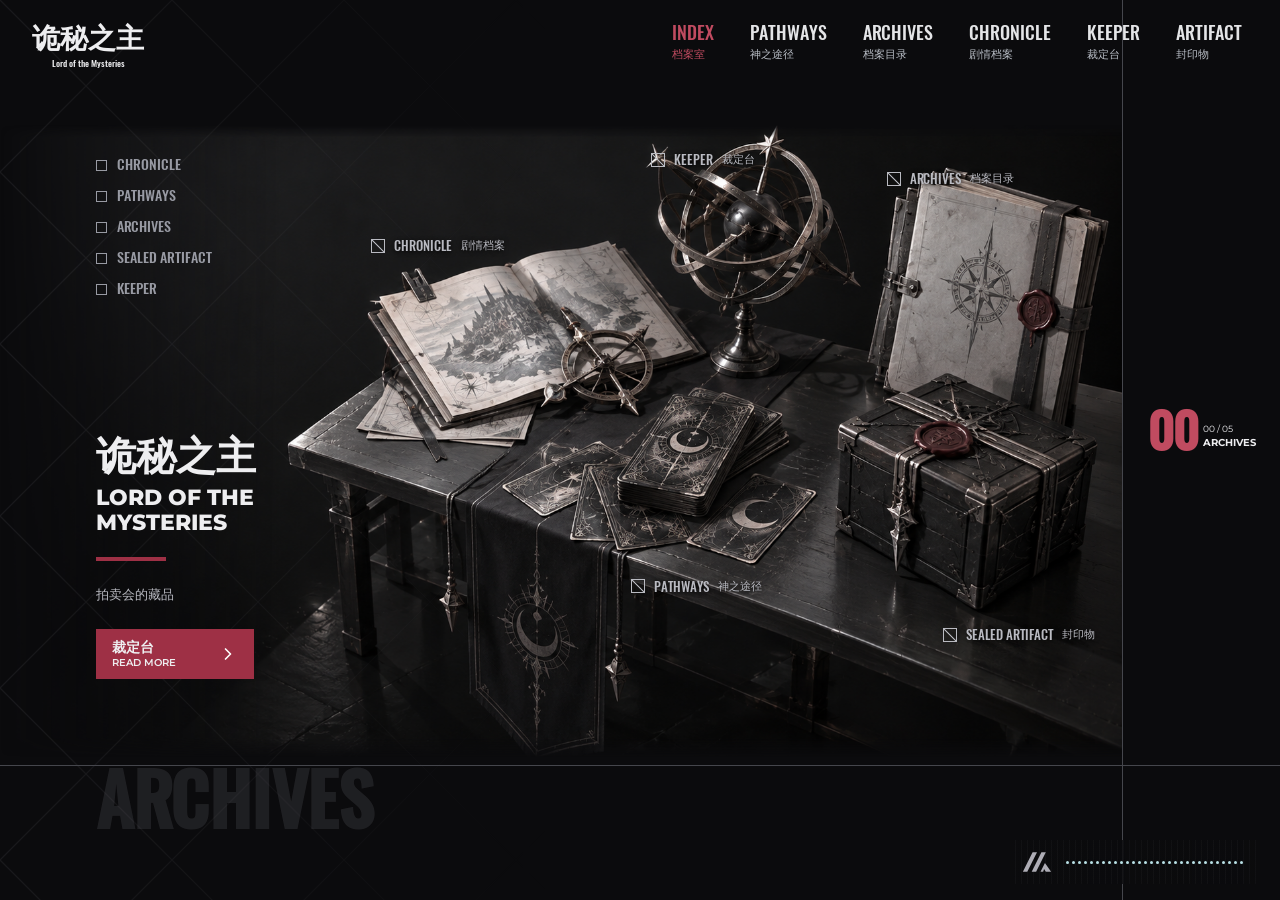
<file: index.html>
<!DOCTYPE html>
<html lang="zh-CN">
<head>
  <meta charset="UTF-8">
  <script src="js/music-entry.js"></script>
  <meta name="viewport" content="width=device-width, initial-scale=1.0">
  <title>诡秘之主 · 档案室</title>
  <link rel="stylesheet" href="css/home.css">
  <link rel="stylesheet" href="css/scene-transition.css">
  <link rel="stylesheet" href="css/keeper-entry.css">
  <link rel="stylesheet" href="css/artifact-entry.css">
  <link rel="stylesheet" href="css/archives-entry.css">
  <script src="js/artifact-entry.js"></script>
  <script src="js/keeper-entry.js"></script>
  <script src="js/archives-entry.js"></script>
  <script src="js/scene-transition.js"></script>
  <link rel="stylesheet" href="css/bgm.css">
  <link rel="stylesheet" href="css/site-navigation.css">
</head>
<body>
  <header class="home-header">
    <a class="home-brand" href="index.html" aria-label="诡秘之主首页"><span>诡秘之主</span><small>Lord of the Mysteries</small></a>
    <nav id="site-navigation" class="home-navigation" aria-label="页面导航"></nav>
  </header>
  <script src="js/site-navigation.js"></script>
  <main class="home-scene" id="home-scene" data-state="idle" aria-label="神秘学档案室">
    <div class="scene-plane" id="scene-plane">
      <img id="home-image" src="assets/scenes/workbench.png" alt="神秘学工作台：调查手稿、塔罗牌、星盘、封蜡档案和封印匣" draggable="false">
      <svg class="home-highlights" id="home-highlights" aria-hidden="true"></svg>
    </div>
    <div class="home-grid" aria-hidden="true"></div>
    <nav class="home-directory" id="home-directory" aria-label="档案索引"></nav>
    <section class="home-caption" id="home-caption" aria-live="polite">
      <h1 id="home-title">诡秘之主</h1>
      <p class="caption-en" id="home-english">Lord of the Mysteries</p>
      <div class="caption-rule" aria-hidden="true"></div>
      <p class="home-description" id="home-description">拍卖会的藏品</p>
      <a class="home-enter" id="home-enter" href="keeper.html"><span><b id="home-enter-label">裁定台</b><small>READ MORE</small></span><img src="assets/icons/chevron-right.svg" alt=""></a>
    </section>
    <aside class="home-rail" aria-label="当前档案"><div><strong id="home-number">00</strong><span><small id="home-count">00 / 05</small><b>Archives</b></span></div></aside>
    <div class="home-baseline" aria-hidden="true"></div>
    <div class="home-word" aria-hidden="true">Archives</div>
  </main>
  <noscript><a href="keeper.html">裁定台</a> <a href="symbols.html">神之途径</a> <a href="archives.html">档案目录</a></noscript>
  <script src="data/home-scene.js"></script>
  <script src="js/home.js"></script>
</body>
</html>
</file>
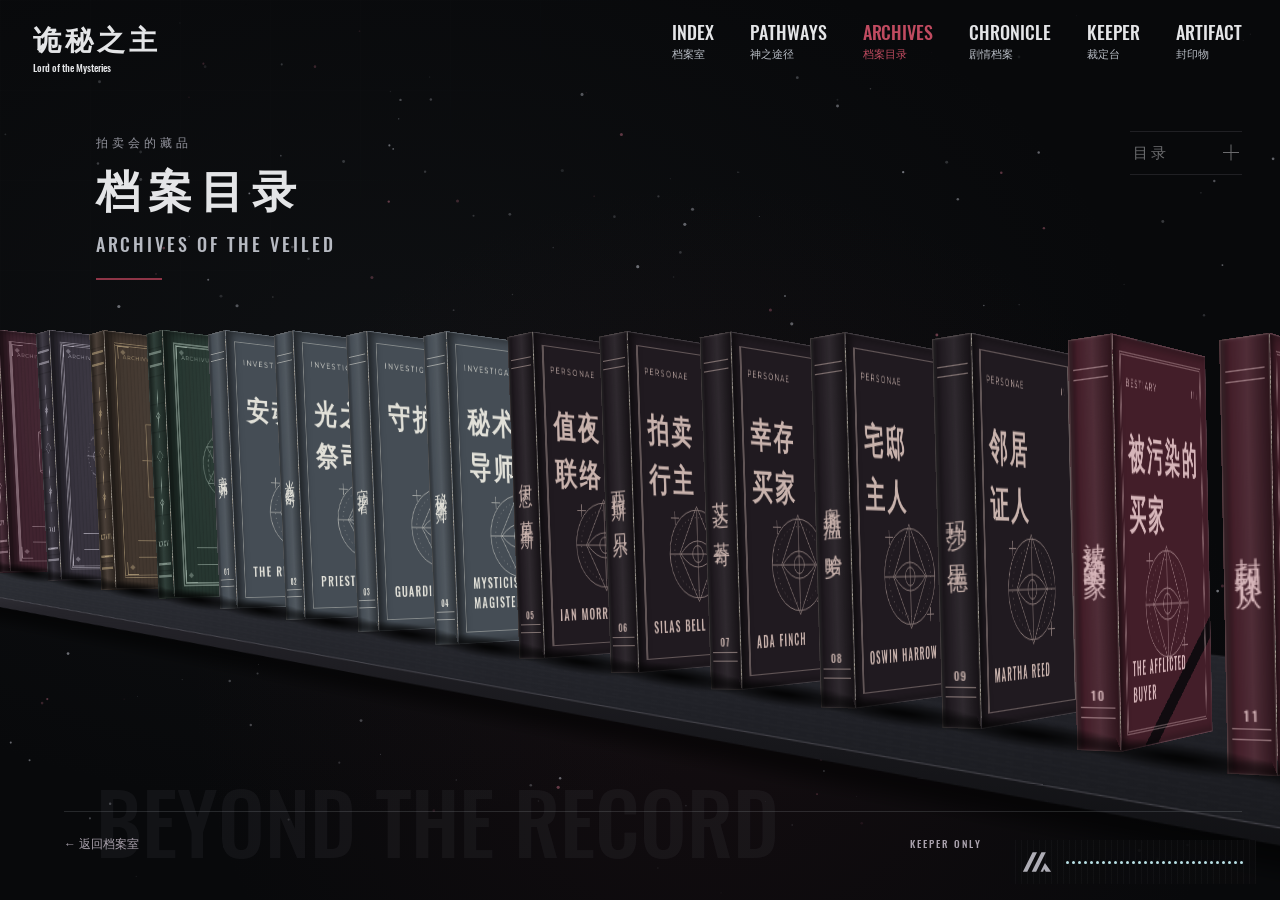
<file: archives.html>
<!DOCTYPE html>
<html lang="zh-CN">
<head>
  <meta charset="UTF-8">
  <script src="js/music-entry.js"></script>
  <meta name="viewport" content="width=device-width, initial-scale=1.0">
  <title>档案目录 · LOM诡秘之主</title>
  <link rel="stylesheet" href="css/archives.css">
  <link rel="stylesheet" href="css/archive-reader.css">
  <link rel="stylesheet" href="css/scene-transition.css">
  <link rel="stylesheet" href="css/archives-entry.css">
  <script src="js/archives-entry.js"></script>
  <script src="js/scene-transition.js"></script>
  <link rel="stylesheet" href="css/bgm.css">
  <link rel="stylesheet" href="css/archives-polish.css">
  <link rel="stylesheet" href="css/site-navigation.css">
</head>
<body data-menu="closed" data-ready="false">
  <header class="archives-header">
    <a class="archives-brand" href="index.html#character"><span>诡秘之主</span><small>Lord of the Mysteries</small></a>
    <nav id="site-navigation" aria-label="页面导航"></nav>
  </header>
  <script src="js/site-navigation.js"></script>
  <main id="archives-stage" aria-label="档案书列">
    <canvas id="archive-dust" aria-hidden="true"></canvas>
    <div class="archive-grid" aria-hidden="true"></div>
    <div class="archive-heading"><span>拍卖会的藏品</span><h1>档案目录</h1><p>Archives of the veiled</p></div>
    <button id="directory-toggle" aria-controls="archive-directory" aria-expanded="false" type="button"><span class="toggle-words"><span><b>目录</b><b>收起</b></span></span><i aria-hidden="true"></i></button>
    <section id="shelf-viewport" aria-label="滚动浏览书籍">
      <div id="shelf-shift"><div id="shelf-camera"><div id="shelf-ground-world">
        <svg class="shelf-ground" aria-hidden="true" preserveAspectRatio="none">
          <defs>
            <linearGradient id="archive-shelf-surface" x1="0" y1="0" x2="0" y2="1"><stop offset="0" stop-color="#34373e"/><stop offset=".62" stop-color="#202127"/><stop offset="1" stop-color="#121316"/></linearGradient>
            <linearGradient id="archive-shelf-edge" x1="0" y1="0" x2="0" y2="1"><stop offset="0" stop-color="#3c3b42"/><stop offset=".18" stop-color="#25242a"/><stop offset="1" stop-color="#090a0c"/></linearGradient>
            <pattern id="archive-shelf-grain" width="15" height="7" patternUnits="userSpaceOnUse" patternTransform="rotate(7.53)"><path d="M0 1H15M2 5H9" stroke="#d6d3df" stroke-opacity=".035" stroke-width=".5"/></pattern>
          </defs>
          <polygon class="shelf-drop-shadow"/>
          <polygon class="shelf-fascia"/>
          <polygon class="shelf-surface"/>
          <polygon class="shelf-grain"/>
          <polyline class="shelf-front-edge"/>
          <polyline class="shelf-back-edge"/>
        </svg>
      </div><div id="shelf-world"><div id="shelf-track"></div></div></div></div>
    </section>
    <section class="book-caption" aria-live="polite" aria-atomic="true"><p id="caption-category">角色模板</p><h2 id="caption-title">安魂师</h2><span id="caption-subtitle">序列 6 · 只读数值模板</span></section>
    <div id="directory-shell" inert aria-hidden="true"><div class="directory-layer layer-red" aria-hidden="true"></div><div class="directory-layer layer-silver" aria-hidden="true"></div><aside id="archive-directory" aria-label="全部档案目录"><div class="directory-intro"><span>全部档案</span><small>分类 / 书目</small></div><div id="directory-groups"></div><p class="directory-note">点选定位书册<br>再次点击书名或书册以展开</p></aside></div>
    <div class="archive-backword" aria-hidden="true">BEYOND THE RECORD</div>
    <div class="shelf-controls"><button id="shelf-prev" type="button" aria-label="上一本书">←</button><span id="shelf-counter">01 / 14</span><button id="shelf-next" type="button" aria-label="下一本书">→</button></div>
  </main>
  <footer class="archives-footer"><a href="index.html#character">← 返回档案室</a><small>KEEPER ONLY</small></footer>
  <dialog id="archive-reader" aria-labelledby="reader-title">
    <div class="reader-toolbar"><span>拍卖会的藏品 · 守秘人卷宗</span><button id="reader-previous" type="button" hidden>返回前一档案</button><button id="reader-close" type="button" aria-label="合上档案">合上档案 <span>×</span></button></div>
    <aside class="reader-cover" aria-label="本书章节"><span id="reader-cover-category"></span><b id="reader-cover-title"></b><nav id="reader-chapters" aria-label="章节导航"></nav><p class="reader-side-note">供KP主持与扮演时查阅<br>数值与资源由KP登记</p></aside>
    <section id="reader-scroll" class="reader-page" tabindex="0" aria-label="档案正文，可滚动阅读"><div class="reader-frontmatter"><p id="reader-category"></p><h2 id="reader-title" tabindex="-1"></h2><p id="reader-description"></p><a id="reader-template" href="character.html" hidden>查看安魂师原数值模板 <span>↗</span></a></div><div id="reader-content"></div></section>
  </dialog>
  <noscript><p class="no-script">请启用JavaScript浏览书列。<a href="character.html">查看安魂师数值模板</a></p></noscript>
  <script src="data/archives.js"></script>
  <script src="data/spirituality.js"></script>
  <script src="data/attributes.js"></script>
  <script src="data/pathways.js"></script>
  <script src="data/character.js"></script>
  <script src="data/archive-actors.js"></script>
  <script src="data/story.js"></script>
  <script src="data/npcs.js"></script>
  <script src="data/archive-content.js"></script>
  <script src="js/archive-reader.js"></script>
  <script src="js/archives.js"></script>
  <script src="js/archives-effects.js"></script>
</body>
</html>
</file>
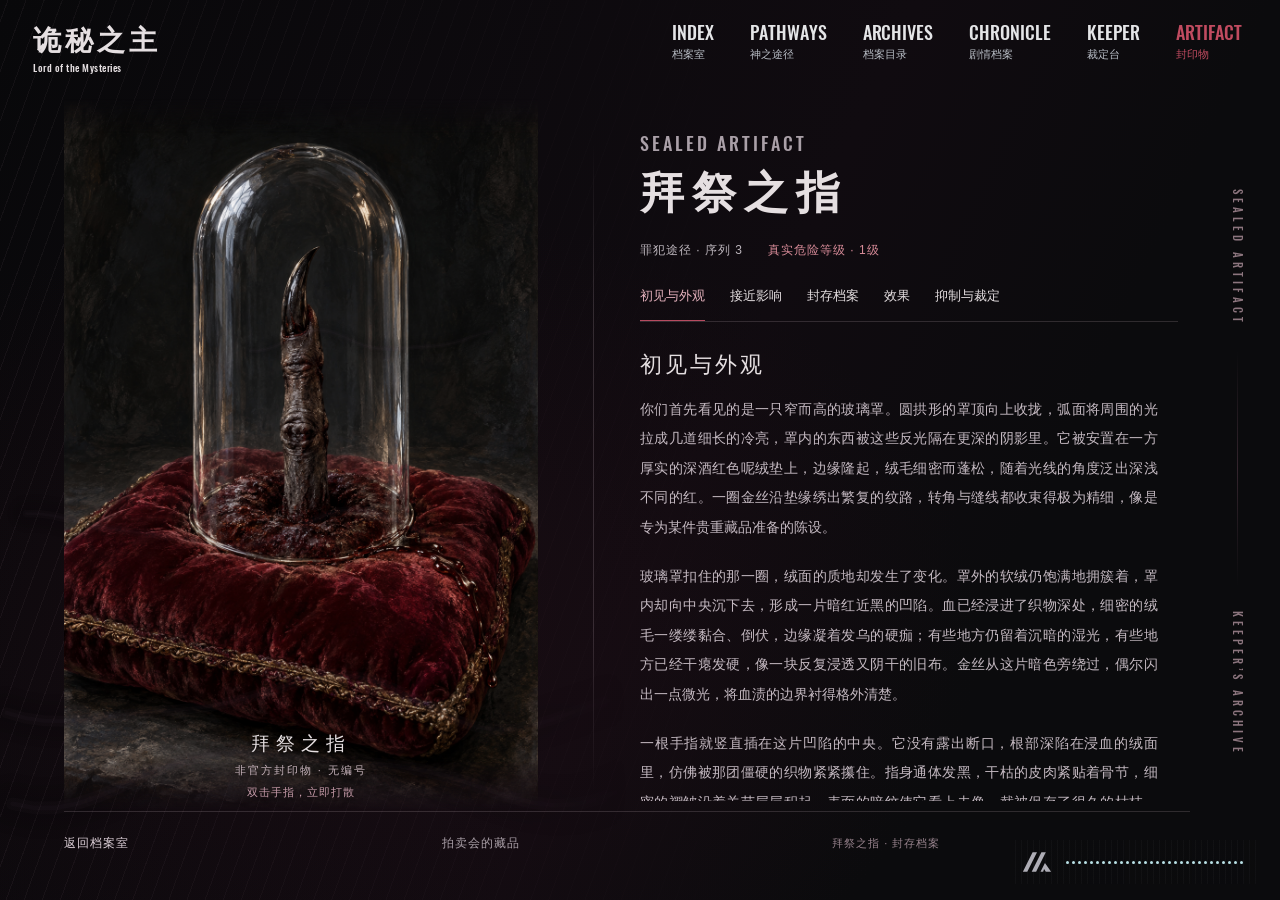
<file: artifact.html>
<!doctype html>
<html lang="zh-CN">
<head>
  <meta charset="utf-8">
  <script src="js/music-entry.js"></script>
  <meta name="viewport" content="width=device-width,initial-scale=1">
  <title>封印物 · 拜祭之指</title>
  <link rel="stylesheet" href="css/artifact.css">
  <link rel="stylesheet" href="css/artifact-particles.css">
  <link rel="stylesheet" href="css/scene-transition.css">
  <link rel="stylesheet" href="css/artifact-entry.css">
  <script src="js/artifact-entry.js"></script>
  <script src="js/scene-transition.js"></script>
  <link rel="stylesheet" href="css/bgm.css">
  <link rel="stylesheet" href="css/site-navigation.css">
</head>
<body>
  <header class="artifact-header">
    <a class="artifact-brand" href="index.html#artifact"><span>诡秘之主</span><small>Lord of the Mysteries</small></a>
    <nav id="site-navigation" aria-label="页面导航"></nav>
  </header>
  <script src="js/site-navigation.js"></script>
  <main class="artifact-stage">
    <div class="artifact-grain" aria-hidden="true"></div>
    <figure class="artifact-exhibit">
      <img id="artifact-portrait" src="assets/artifact-scenes/baiji-zhi-approved.png" width="1024" height="1536" alt="拜祭之指竖插在金丝镶边的深酒红呢绒垫上；窄高玻璃罩内浸血下陷，罩外绒毛蓬松" draggable="false">
      <button type="button" id="artifact-finger-hit" aria-label="选择拜祭之指" aria-describedby="artifact-particle-hint" hidden></button>
      <figcaption><span>拜祭之指</span><small>非官方封印物 · 无编号</small><span id="artifact-particle-hint" role="status" aria-live="polite"></span></figcaption>
    </figure>
    <canvas id="artifact-fog" aria-hidden="true"></canvas>
    <canvas id="artifact-particle-canvas" aria-hidden="true"></canvas>
    <aside class="artifact-margin" aria-hidden="true"><span>SEALED ARTIFACT</span><i></i><span>KEEPER’S ARCHIVE</span></aside>
    <div class="artifact-document">
      <div class="artifact-heading"><p>Sealed Artifact</p><h1>拜祭之指</h1><div class="artifact-status"><span>罪犯途径 · 序列 3</span><strong>真实危险等级 · 1级</strong></div></div>
      <nav class="artifact-sections" aria-label="封印物档案章节">
        <a href="#appearance" aria-current="location">初见与外观</a><a href="#influence">接近影响</a><a href="#identity">封存档案</a><a href="#effects">效果</a><a href="#suppression">抑制与裁定</a>
      </nav>
      <article id="artifact-reading" tabindex="0" aria-label="封印物详细信息"></article>
    </div>
  </main>
  <footer class="artifact-footer"><a href="index.html#artifact">返回档案室</a><span>拍卖会的藏品</span><small>拜祭之指 · 封存档案</small></footer>
  <script src="data/artifact.js"></script>
  <script src="data/artifact-particles.js"></script>
  <script src="js/artifact.js"></script>
  <script src="js/artifact-effects.js"></script>
  <script src="js/artifact-particles.js"></script>
</body>
</html>
</file>
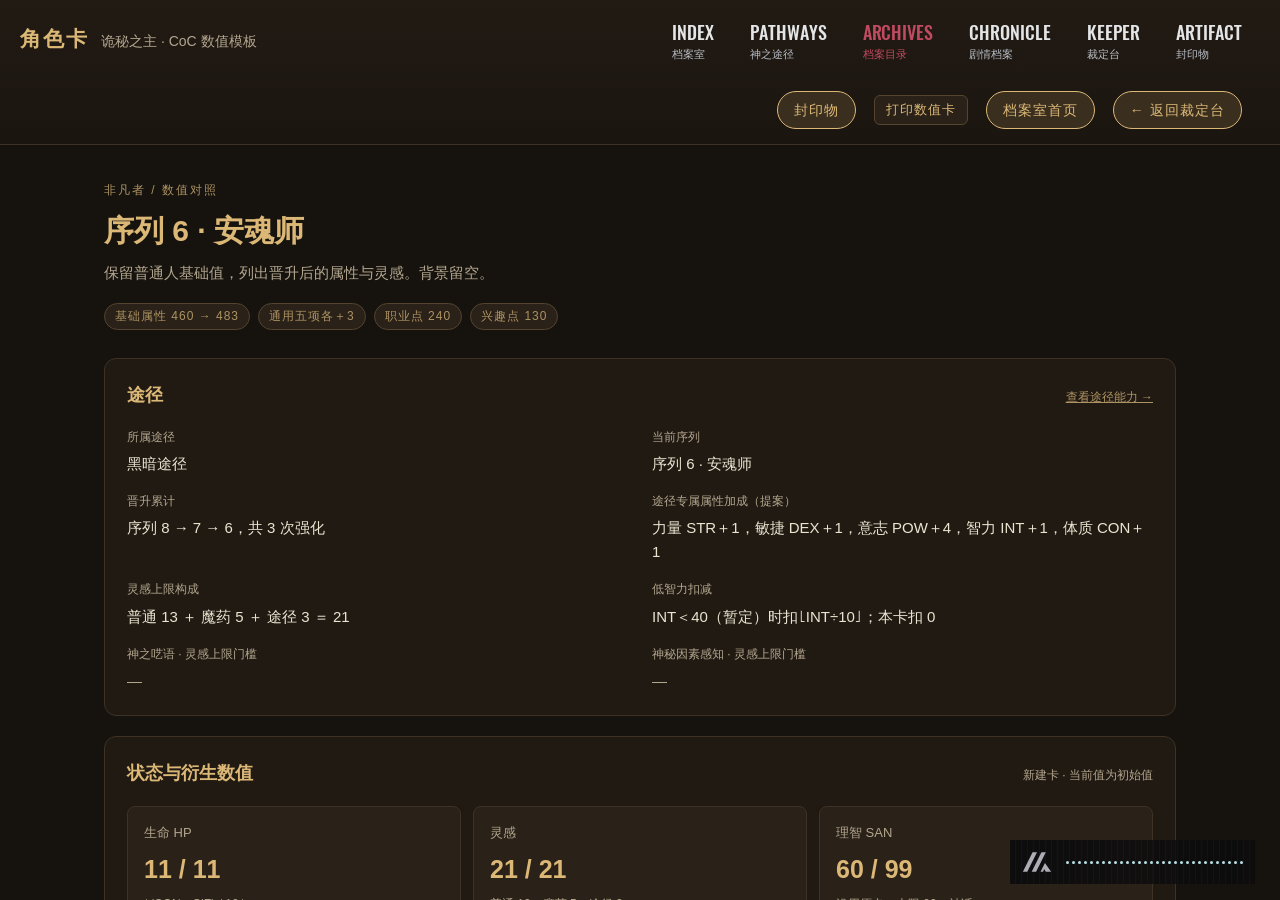
<file: character.html>
<!DOCTYPE html>
<html lang="zh-CN">
<head>
  <meta charset="UTF-8">
  <script src="js/music-entry.js"></script>
  <meta name="viewport" content="width=device-width, initial-scale=1.0">
  <title>序列 6 安魂师角色卡 · LOM诡秘之主</title>
  <link rel="stylesheet" href="css/style.css">
  <link rel="stylesheet" href="css/character.css">
  <link rel="stylesheet" href="css/scene-transition.css">
  <script src="js/scene-transition.js"></script>
  <link rel="stylesheet" href="css/bgm.css">
  <link rel="stylesheet" href="css/site-navigation.css">
</head>
<body class="character-page">
  <header class="topbar">
    <div class="topbar-title"><h1>角色卡</h1><span class="topbar-sub">诡秘之主 · CoC 数值模板</span></div>
    <div class="topbar-right"><a class="topbar-pathways" href="artifact.html">封印物</a><button class="btn small" id="print-character">打印数值卡</button><a class="topbar-pathways" href="index.html#character">档案室首页</a><a class="topbar-pathways" href="keeper.html">← 返回裁定台</a></div>
    <nav id="site-navigation" aria-label="页面导航"></nav>
</header>
  <script src="js/site-navigation.js"></script>
  <main class="character-main">
    <section class="sheet-intro">
      <span class="sheet-eyebrow">非凡者 / 数值对照</span>
      <h2>序列 6 · 安魂师</h2>
      <p>保留普通人基础值，列出晋升后的属性与灵感。背景留空。</p>
      <div class="sheet-tags" id="character-tags"></div>
    </section>
    <section class="sheet-section" aria-labelledby="pathway-title">
      <div class="section-heading"><h2 id="pathway-title">途径</h2><a class="pathway-link" href="sequences.html#darkness" target="_blank" rel="noopener">查看途径能力 →</a></div>
      <div id="character-pathway" class="pathway-summary"></div>
    </section>
    <section class="sheet-section" aria-labelledby="resources-title">
      <div class="section-heading"><h2 id="resources-title">状态与衍生数值</h2><span>新建卡 · 当前值为初始值</span></div>
      <div id="character-resources" class="resource-grid"></div>
    </section>
    <section class="sheet-section" aria-labelledby="attributes-title">
      <div class="section-heading"><h2 id="attributes-title">八项属性</h2><span>基础 → 晋升后 · 普通 / 困难 / 极难</span></div>
      <div id="character-attributes" class="attribute-grid"></div>
    </section>
    <section class="sheet-section" aria-labelledby="skills-title">
      <div class="section-heading"><h2 id="skills-title">主要技能</h2><span>最终值 = 基础 + 职业投入 + 兴趣投入</span></div>
      <div class="skill-table-wrap" id="character-skills"></div>
      <details class="base-skills"><summary>未加点的基础技能</summary><div class="skill-table-wrap" id="character-base-skills"></div></details>
    </section>
    <section class="sheet-section" aria-labelledby="combat-title">
      <div class="section-heading"><h2 id="combat-title">战斗数值</h2><span>未配置装备</span></div>
      <div id="character-combat" class="combat-summary"></div>
    </section>
    <details class="sheet-section sheet-notes">
      <summary>点数收支与规则依据</summary>
      <div id="character-budget"></div>
      <p>普通人基线固定 460 属性点。序列 8、7、6 的通用提升为力量、体质、敏捷、智力、意志各累计＋3；再累计不眠者专属面板提案：力量＋1、体质＋1、敏捷＋1、智力＋1、意志＋4。</p>
      <p>灵感上限＝普通基础＋魔药累计提升＋途径累计提升。普通基础按当前 POW÷5 向下取整；低智力阈值暂定 INT＜40，扣减 INT÷10 向下取整，普通基础最低 0。</p>
      <p>灵感成长计算到序列 3：9～7 每次魔药＋1，6～3 每次＋2。不眠者额外灵感按已填写表独立记录，9→8→7→6 为＋0、＋0、＋2、＋1，累计＋3。本卡当前 POW 67，上限 13＋5＋3＝21；不再设置灵感提升被动。感知与神之呓语的具体判定继续留空。</p>
      <p>施法费用暂沿用途径能力卡的消耗数值，从当前灵感扣除；角色卡资源由 KP 手工记录。</p>
      <p>职业与兴趣点按原建卡属性分配，晋升不自动追加技能点或恢复 SAN。幸运取 55 作为对照值，MOV 按未作年龄减值的成人计算；背景与具体年龄不填写。HP、灵感暂为满值，当前 SAN 沿用原卡 60。</p>
      <p>八项职业技能采用调查型数值组合，信用评级另计入职业点；职业名称留空。母语取 EDU，具体语言留空；各外语、科学、工艺与驾驶专长分别计值，不共用点数。</p>
      <p>列出经典时期常用技能；电子学、计算机等现代技能及额外武器专长按实际时代补充。伤害加值与体格由 STR＋SIZ 计算，重伤门槛为单次伤害达到 HP 上限的一半。技能上限 65 是本模板的平衡选择。</p>
      <p>规则参考：<a href="https://callofcthulhuwiki.chaosium.com/investigators/step-two-secondary-attributes.html" target="_blank" rel="noopener">Chaosium 衍生属性</a> · <a href="https://www.chaosium.com/40th-anniversary-investigator-sheets/" target="_blank" rel="noopener">官方角色卡</a> · <a href="docs/rules/character-template.md" target="_blank" rel="noopener">模板数值说明</a></p>
    </details>
  </main>
  <footer class="foot">仅数值 · 序列 6 安魂师 · 本地可用</footer>
  <script src="data/spirituality.js"></script>
  <script src="data/attributes.js"></script>
  <script src="data/character.js"></script>
  <script src="js/character.js"></script>
</body>
</html>
</file>
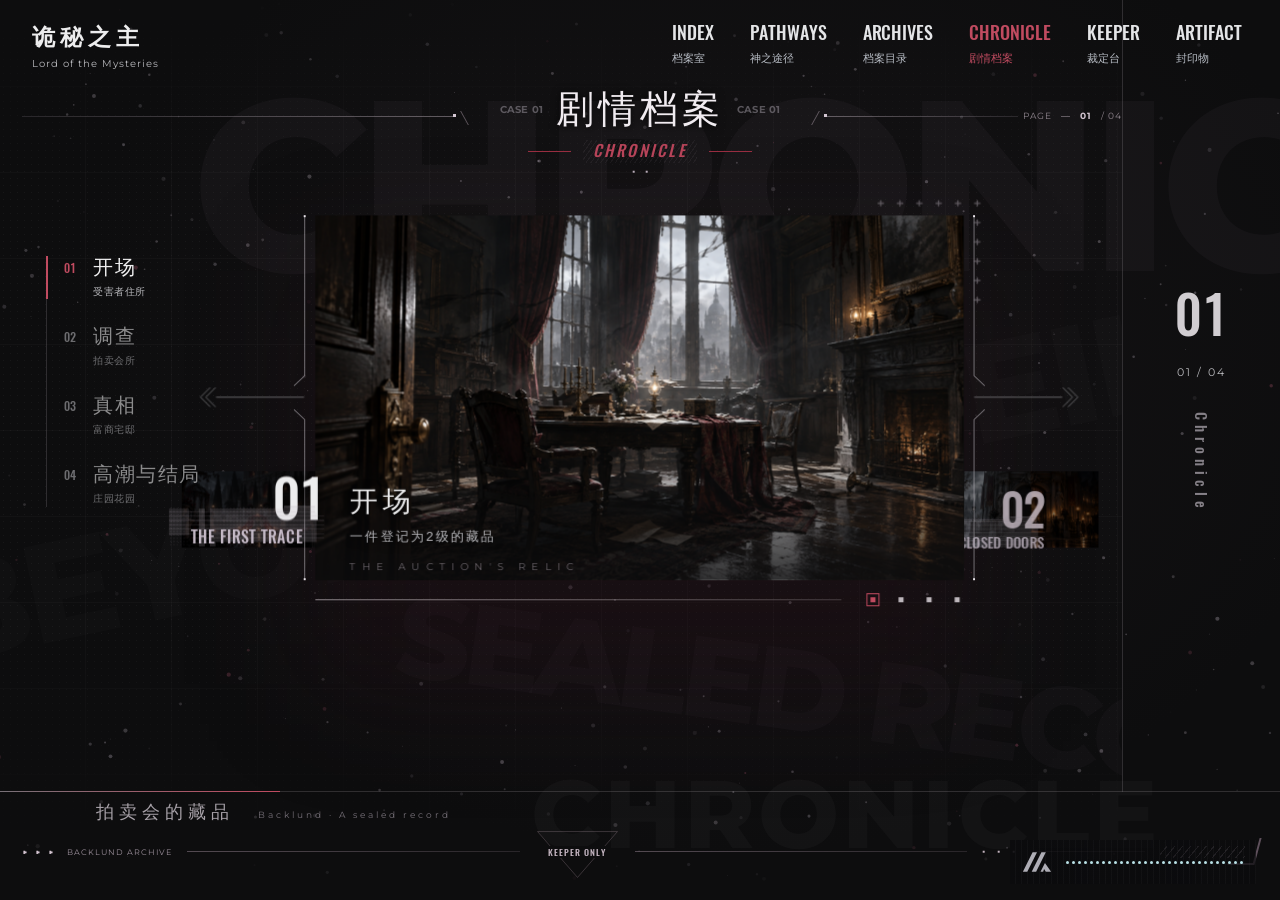
<file: chronicle.html>
<!doctype html>
<html lang="zh-CN">
<head>
  <meta charset="utf-8">
  <script src="js/music-entry.js"></script>
  <meta name="viewport" content="width=device-width,initial-scale=1">
  <title>剧情档案 · 拍卖会的藏品</title>
  <link rel="stylesheet" href="css/chronicle.css">
  <link rel="stylesheet" href="css/chronicle-polish.css">
  <link rel="stylesheet" href="css/scene-transition.css">
  <script src="js/scene-transition.js"></script>
  <link rel="stylesheet" href="css/bgm.css">
  <link rel="stylesheet" href="css/site-navigation.css">
</head>
<body>
  <header class="archive-header">
    <a class="archive-brand" href="index.html#story"><span>诡秘之主</span><small>Lord of the Mysteries</small></a>
    <nav id="site-navigation" aria-label="页面导航"></nav>
  </header>
  <script src="js/site-navigation.js"></script>
  <main id="chronicle-main" class="chronicle-scene" data-view="overview">
    <div class="archive-texture" aria-hidden="true"></div>
    <canvas id="archive-particles" aria-hidden="true"></canvas>
    <div class="archive-ghost" aria-hidden="true">CHRONICLE</div>
    <div class="archive-depth-words" aria-hidden="true"><span>BEYOND THE VEIL</span><span>SEALED RECORD</span></div>
    <div class="chapter-masthead" aria-label="剧情档案">
      <i class="masthead-long-line left" aria-hidden="true"></i><i class="masthead-long-line right" aria-hidden="true"></i>
      <div class="masthead-center"><div class="masthead-title-row"><small>CASE 01</small><strong>剧情档案</strong><small>CASE 01</small></div><div class="masthead-subtitle"><i></i><span>CHRONICLE</span><i></i></div><b class="masthead-dots" aria-hidden="true">▪ ▪</b></div>
      <span class="masthead-page" aria-hidden="true">PAGE <i>—</i> <b id="masthead-page-number">01</b> / 04</span>
    </div>
    <section id="chapter-overview" class="chapter-overview" aria-label="四幕剧情总览">
      <nav class="chapter-nav" aria-label="四幕章节"></nav>
      <div class="carousel-anchor">
        <div id="chronicle-carousel" data-motion-x="0" data-motion-y="0">
          <svg class="chapter-depth-crosses" viewBox="0 0 144 144" aria-hidden="true" focusable="false"><defs><pattern id="chronicle-cross-pattern" width="24" height="24" patternUnits="userSpaceOnUse"><path d="M12 8v8M8 12h8" fill="none" stroke="currentColor" stroke-width="1.4"/></pattern></defs><rect width="144" height="144" fill="url(#chronicle-cross-pattern)"/></svg>
          <div class="chapter-slides"></div>
          <div class="picture-brackets" aria-hidden="true">
            <svg class="picture-bracket left" viewBox="0 0 12 400" preserveAspectRatio="none"><path class="bracket-segment top" d="M0 2V176L12 187"/><path class="bracket-segment bottom" d="M12 213L0 224V398"/><rect class="bracket-dot" x="-1.1" y="0" width="2.2" height="2.2"/><rect class="bracket-dot" x="-1.1" y="397.8" width="2.2" height="2.2"/></svg>
            <svg class="picture-bracket right" viewBox="0 0 12 400" preserveAspectRatio="none"><path class="bracket-segment top" d="M0 2V176L12 187"/><path class="bracket-segment bottom" d="M12 213L0 224V398"/><rect class="bracket-dot" x="-1.1" y="0" width="2.2" height="2.2"/><rect class="bracket-dot" x="-1.1" y="397.8" width="2.2" height="2.2"/></svg>
          </div>
          <div class="chapter-arrow-row">
            <button type="button" class="chapter-arrow previous" data-step="-1" aria-label="上一幕"><svg viewBox="0 0 158 32" aria-hidden="true"><path class="arrow-shaft" d="M0 16H130"/><path class="arrow-head" d="M132 2l14 14-14 14"/><path class="arrow-head" d="M140 2l14 14-14 14"/></svg></button>
            <button type="button" class="chapter-arrow next" data-step="1" aria-label="下一幕"><svg viewBox="0 0 158 32" aria-hidden="true"><path class="arrow-shaft" d="M0 16H130"/><path class="arrow-head" d="M132 2l14 14-14 14"/><path class="arrow-head" d="M140 2l14 14-14 14"/></svg></button>
          </div>
          <div id="chapter-current-mark" class="chapter-foreground" data-mark-state="idle" aria-hidden="true"><span id="chapter-numeral" class="chapter-mark-number">01</span><div class="chapter-mark-label"><span id="chapter-mark-english" class="chapter-mark-english">THE FIRST TRACE</span></div></div>
          <div id="chapter-next-mark" class="chapter-secondary-mark" data-mark-state="idle" aria-hidden="true"><span id="next-chapter-numeral" class="chapter-mark-number">02</span><div class="chapter-mark-label"><span id="next-chapter-mark-english" class="chapter-mark-english">BEHIND CLOSED DOORS</span></div></div>
          <div class="chapter-pagination"><span class="pagination-rule" aria-hidden="true"></span><div class="chapter-dots" aria-label="选择章节"></div></div>
          <div class="chapter-caption"><h1 id="chapter-title">开场</h1><p id="chapter-subtitle">勘察第一名受害者住所</p></div>
          <span class="carousel-inscription" aria-hidden="true">THE AUCTION'S RELIC</span>
        </div>
      </div>
    </section>
    <section id="chapter-detail" class="chapter-detail" aria-label="本幕地图与剧情" aria-hidden="true" inert>
      <section class="map-column" aria-label="场景平面图">
        <div class="map-heading"><div><small id="map-act-number">ACT 01</small><h1 id="map-title">受害者住所</h1></div><span id="map-area"></span></div>
        <div class="map-frame"><span class="map-corner a" aria-hidden="true"></span><span class="map-corner b" aria-hidden="true"></span><span class="map-corner c" aria-hidden="true"></span><span class="map-corner d" aria-hidden="true"></span><div id="map-stage"></div></div>
        <div class="map-toolbar"><span id="map-scale"></span><div><button id="map-zoom-out" type="button" aria-label="缩小地图">−</button><button id="map-reset" type="button" aria-label="复位地图">复位</button><button id="map-zoom-in" type="button" aria-label="放大地图">＋</button><a id="map-original" href="assets/story-maps/act-01.svg" target="_blank" rel="noopener" aria-label="打开独立矢量平面图">原图</a></div></div>
        <div id="room-information" class="room-information" aria-live="polite"></div>
      </section>
      <div class="detail-right"><div class="detail-topline"><span id="detail-act-title"></span><span>Keeper's archive</span></div><div id="chapter-information" class="chapter-information" tabindex="0" aria-label="剧情细节，可滚动阅读"></div><div class="detail-scroll-hint" aria-hidden="true"><i></i><span>向下探索</span></div></div>
    </section>
    <button id="chapter-back" type="button" class="chapter-back" hidden><img src="assets/icons/arrow-left.svg" alt=""><span>返回四幕<small>Go back</small></span></button>
    <aside class="archive-rail" aria-label="当前章节"><strong id="rail-number">01</strong><span id="rail-counter">01 / 04</span><b>Chronicle</b></aside>
    <div class="archive-baseline" aria-hidden="true"><span id="archive-progress"></span></div>
    <div class="archive-bottom"><span>拍卖会的藏品</span><small>Backlund · A sealed record</small></div>
    <div class="archive-footer" aria-hidden="true"><div class="footer-origin"><b>▸ ▸ ▸</b><span>BACKLUND ARCHIVE</span></div><i class="footer-line"></i><div class="footer-seal"><svg viewBox="0 0 100 60"><path d="M3 3h94L50 57Z"/></svg><span>KEEPER ONLY</span></div><i class="footer-line"></i><span class="footer-ellipsis">▪ ▪ ▪</span><i class="footer-line short"></i><div class="footer-hatching"></div></div>
  </main>
  <noscript><p class="no-script">请启用JavaScript查看四幕剧情档案。</p></noscript>
  <script src="data/story.js"></script><script src="data/npcs.js"></script><script src="data/enemies.js"></script><script src="data/events.js"></script><script src="data/story-maps.js"></script><script src="js/chronicle-effects.js"></script><script src="js/chronicle.js"></script>
</body>
</html>
</file>
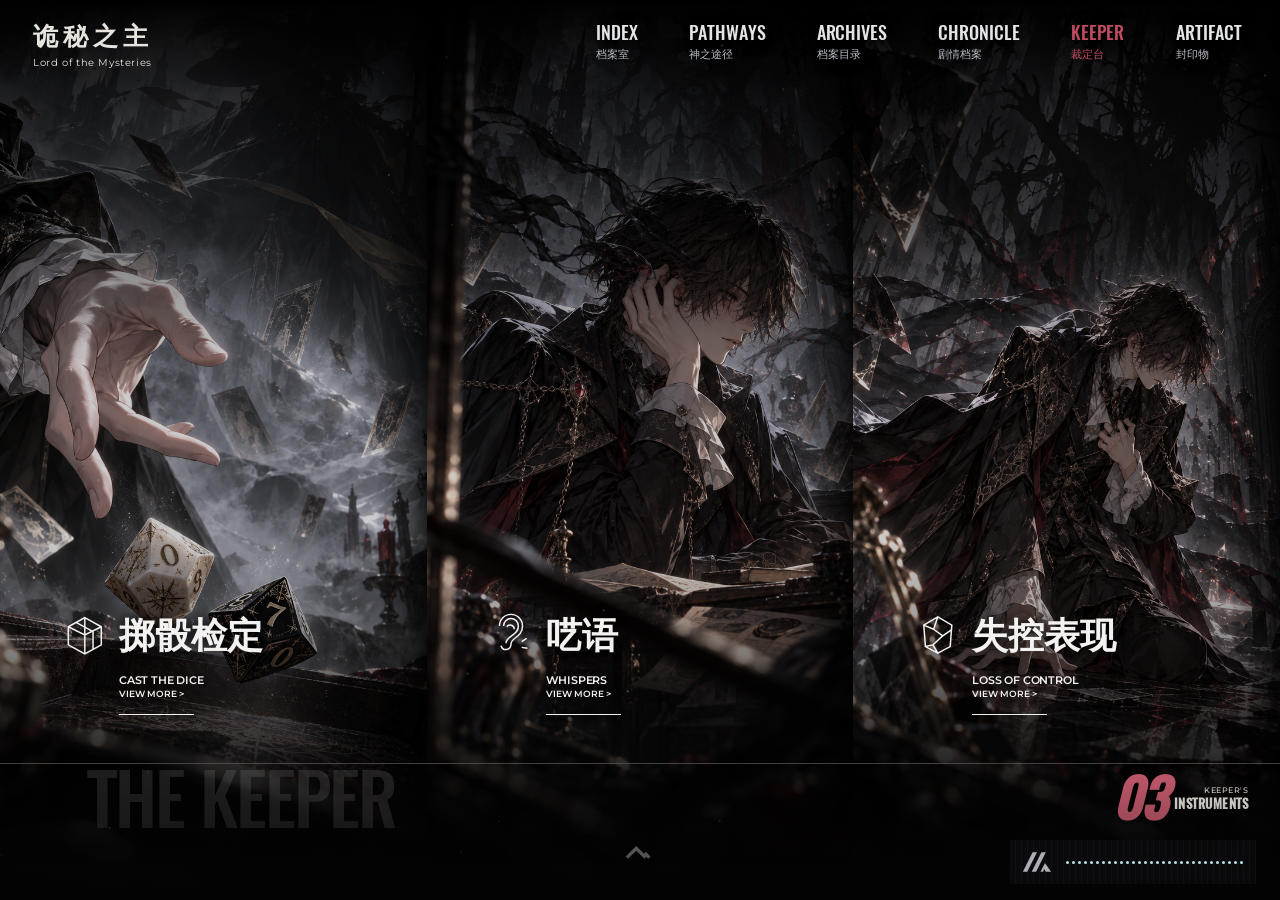
<file: keeper.html>
<!doctype html>
<html lang="zh-CN">
<head>
  <meta charset="utf-8">
  <script src="js/music-entry.js"></script>
  <meta name="viewport" content="width=device-width,initial-scale=1">
  <title>裁定台 · 诡秘之主</title>
  <link rel="stylesheet" href="css/keeper.css">
  <link rel="stylesheet" href="css/scene-transition.css">
  <link rel="stylesheet" href="css/keeper-entry.css">
  <script src="js/keeper-entry.js"></script>
  <script src="js/scene-transition.js"></script>
  <link rel="stylesheet" href="css/bgm.css">
  <link rel="stylesheet" href="css/site-navigation.css">
</head>
<body>
  <header class="keeper-header">
    <a class="keeper-brand" href="index.html"><span>诡秘之主</span><small>Lord of the Mysteries</small></a>
    <nav id="site-navigation" aria-label="页面导航"></nav>
  </header>
  <script src="js/site-navigation.js"></script>
  <main id="keeper-main" data-view="overview">
    <section id="keeper-overview" aria-label="裁定台工具">
      <div class="keeper-portals">
        <a class="keeper-portal" href="#dice" data-kind="dice">
          <img src="assets/keeper-scenes/dice.png" alt="灰雾中愚者的剪影，前景的手正向骰盘投下骰子" draggable="false">
          <div class="portal-shade" aria-hidden="true"></div>
          <div class="portal-copy"><div class="portal-title"><svg viewBox="0 0 48 48" aria-hidden="true"><path d="m24 3 20 11v22L24 47 4 36V14Zm0 0v21m20-10L24 24 4 14m20 10v23M14 9l20 11v21"/></svg><h1>掷骰检定</h1></div><p class="portal-english">CAST THE DICE</p><small class="portal-invitation">VIEW MORE &gt;</small><span class="portal-rule" aria-hidden="true"></span></div>
        </a>
        <a class="keeper-portal" href="#whispers" data-kind="whispers">
          <img src="assets/keeper-scenes/whispers.png" alt="黑雾丝线缠绕，桌旁的人物侧耳倾听不可见的低语" draggable="false">
          <div class="portal-shade" aria-hidden="true"></div>
          <div class="portal-copy"><div class="portal-title"><svg viewBox="0 0 48 48" aria-hidden="true"><path d="M17 34c0-9 15-9 15-21a9 9 0 0 0-18 0m-5 0a14 14 0 0 1 28 0c0 14-14 14-14 22 0 8-10 9-12 2m7-23a5 5 0 0 1 9 3m9 15 6-4m-6 11 7 1"/></svg><h1>呓语</h1></div><p class="portal-english">WHISPERS</p><small class="portal-invitation">VIEW MORE &gt;</small><span class="portal-rule" aria-hidden="true"></span></div>
        </a>
        <a class="keeper-portal" href="#control" data-kind="control">
          <img src="assets/keeper-scenes/control.png" alt="跪地挣扎的人物与背后脱离本体的枝状异影" draggable="false">
          <div class="portal-shade" aria-hidden="true"></div>
          <div class="portal-copy"><div class="portal-title"><svg viewBox="0 0 48 48" aria-hidden="true"><path d="m24 2 17 10-2 26-15 8L9 38 7 12ZM24 2l-5 15 11 8-12 11 6 10m-5-29L7 12m23 13 10-7M18 36 9 38"/></svg><h1>失控表现</h1></div><p class="portal-english">LOSS OF CONTROL</p><small class="portal-invitation">VIEW MORE &gt;</small><span class="portal-rule" aria-hidden="true"></span></div>
        </a>
      </div>
      <div class="overview-ghost" aria-hidden="true">THE KEEPER</div>
      <div class="overview-index" aria-label="裁定台，三个工具"><strong>03</strong><span><small>KEEPER'S</small><b>INSTRUMENTS</b></span></div>
      <a class="overview-return" href="index.html#host" aria-label="返回档案室"><svg viewBox="0 0 32 16" aria-hidden="true"><path d="m2 13 10-10 10 10m-1-5 5 5"/></svg></a>
    </section>

    <section id="keeper-dice" class="keeper-detail" aria-labelledby="dice-heading" hidden>
      <div class="detail-art dice-art" aria-hidden="true"></div>
      <div class="dice-scene-heading"><p class="detail-kicker">Cast the dice</p><h1 id="dice-heading" tabindex="-1">命运落定之前</h1><p>掷下骰子，静候回响。</p></div>
      <div id="dice-stage" class="dice-stage" data-state="idle" role="img" aria-label="立体骰盘，等待掷骰"><canvas id="dice-canvas" aria-hidden="true"></canvas><div class="dice-stage-ring" aria-hidden="true"></div><span class="tray-caption" aria-hidden="true">FATE IS CAST</span></div>
      <div class="dice-reading"><div class="result-score"><output id="dice-total" aria-live="polite">—</output><small id="dice-scale" aria-hidden="true">/ 100</small></div><span id="dice-grade">等待掷骰</span></div>
      <aside class="dice-controls detail-reading" aria-label="掷骰操作">
        <div class="reading-heading"><h2>掷骰与检定</h2><span>d100</span></div>
        <form id="check-form"><fieldset><legend>技能检定</legend><div class="control-row"><label for="dice-target">目标值<input id="dice-target" type="number" min="1" max="100" value="50" required></label><label for="dice-bonus">奖励／惩罚<select id="dice-bonus"><option value="0">无</option><option value="1">1 奖励骰</option><option value="2">2 奖励骰</option><option value="-1">1 惩罚骰</option><option value="-2">2 惩罚骰</option></select></label></div><button id="roll-check" class="keeper-action" type="submit"><span>掷骰检定</span><svg viewBox="0 0 30 16" aria-hidden="true"><path d="M0 8h27M19 1l8 7-8 7"/></svg></button></fieldset></form>
        <form id="expression-form"><fieldset><legend>自定义掷骰</legend><label class="expression-label" for="dice-expression">骰子表达式</label><div class="expression-row"><input id="dice-expression" type="text" value="2d6+3" maxlength="120" spellcheck="false" autocomplete="off" aria-describedby="expression-help"><button id="roll-expression" type="submit" class="quiet-button">掷骰</button></div><p id="expression-help" class="field-help">例如 2d6+3 或 1d6+1d8</p><div class="quick-dice" aria-label="快速掷骰"><button type="button" data-quick="1d4">d4</button><button type="button" data-quick="1d6">d6</button><button type="button" data-quick="1d8">d8</button><button type="button" data-quick="1d10">d10</button><button type="button" data-quick="1d12">d12</button><button type="button" data-quick="1d20">d20</button><button type="button" data-quick="1d100">d100</button></div></fieldset></form>
        <p id="dice-error" class="field-error" role="alert"></p>
        <section class="history-section" aria-labelledby="history-heading"><div class="history-heading"><h3 id="history-heading">本场记录</h3><span id="history-count">0 次</span></div><p id="history-empty">尚未掷骰，结果将在此留存。</p><ol id="roll-history"></ol></section>
      </aside>
    </section>

    <section id="keeper-table" class="keeper-detail" aria-labelledby="table-heading" hidden>
      <div id="table-art" class="detail-art table-art" aria-hidden="true"></div>
      <div class="table-art-caption"><span id="table-art-english"></span><p id="table-art-caption"></p></div>
      <div class="table-reading detail-reading"><div class="reading-heading"><div><p id="table-kicker" class="detail-kicker"></p><h1 id="table-heading" tabindex="-1"></h1></div><span id="table-count"></span></div><p id="table-description" class="table-description"></p><div class="table-result-wrap"><span id="table-result-number" class="result-number" aria-hidden="true">—</span><p id="table-result" data-state="idle" aria-live="polite">等待揭示</p><p id="table-result-readable" class="sr-only" aria-live="polite"></p></div><button id="table-draw" class="keeper-action"><span id="table-draw-label"></span><svg viewBox="0 0 30 16" aria-hidden="true"><path d="M0 8h27M19 1l8 7-8 7"/></svg></button><div class="all-toggle-row"><button id="show-all" class="quiet-button" aria-expanded="false" aria-controls="table-list">查看全部</button><span id="table-hint"></span></div><ol id="table-list" hidden></ol></div>
    </section>

    <div class="detail-toolbar" hidden><a id="back-overview" href="#overview"><span aria-hidden="true">‹</span> 返回裁定台</a><nav aria-label="裁定工具"><a href="#dice">掷骰</a><a href="#whispers">呓语</a><a href="#control">失控表现</a></nav></div>
    <canvas id="keeper-dust" aria-hidden="true"></canvas>
  </main>
  <footer class="keeper-footer"><span class="footer-name">裁定台<small>Keeper's instruments</small></span><label class="act-label" for="current-act">当前幕<select id="current-act"><option value="1">第一幕 · 开场</option><option value="2">第二幕 · 调查</option><option value="3">第三幕 · 冲突</option><option value="4">第四幕 · 高潮与结局</option></select></label><a href="chronicle.html" id="current-story">查看剧情档案</a><span class="footer-mark" aria-hidden="true">KEEPER ONLY</span></footer>
  <div id="dice-omen" class="dice-omen" aria-hidden="true" hidden></div>
  <noscript><p class="noscript-message">请启用 JavaScript 使用裁定工具。<a href="index.html">返回档案室</a></p></noscript>
  <script src="data/events.js"></script>
  <script src="js/dice.js"></script>
  <script src="js/keeper-engine.js"></script>
  <script src="js/keeper-dice.js"></script>
  <script src="js/keeper.js"></script>
  <script src="js/keeper-effects.js"></script>
</body>
</html>
</file>
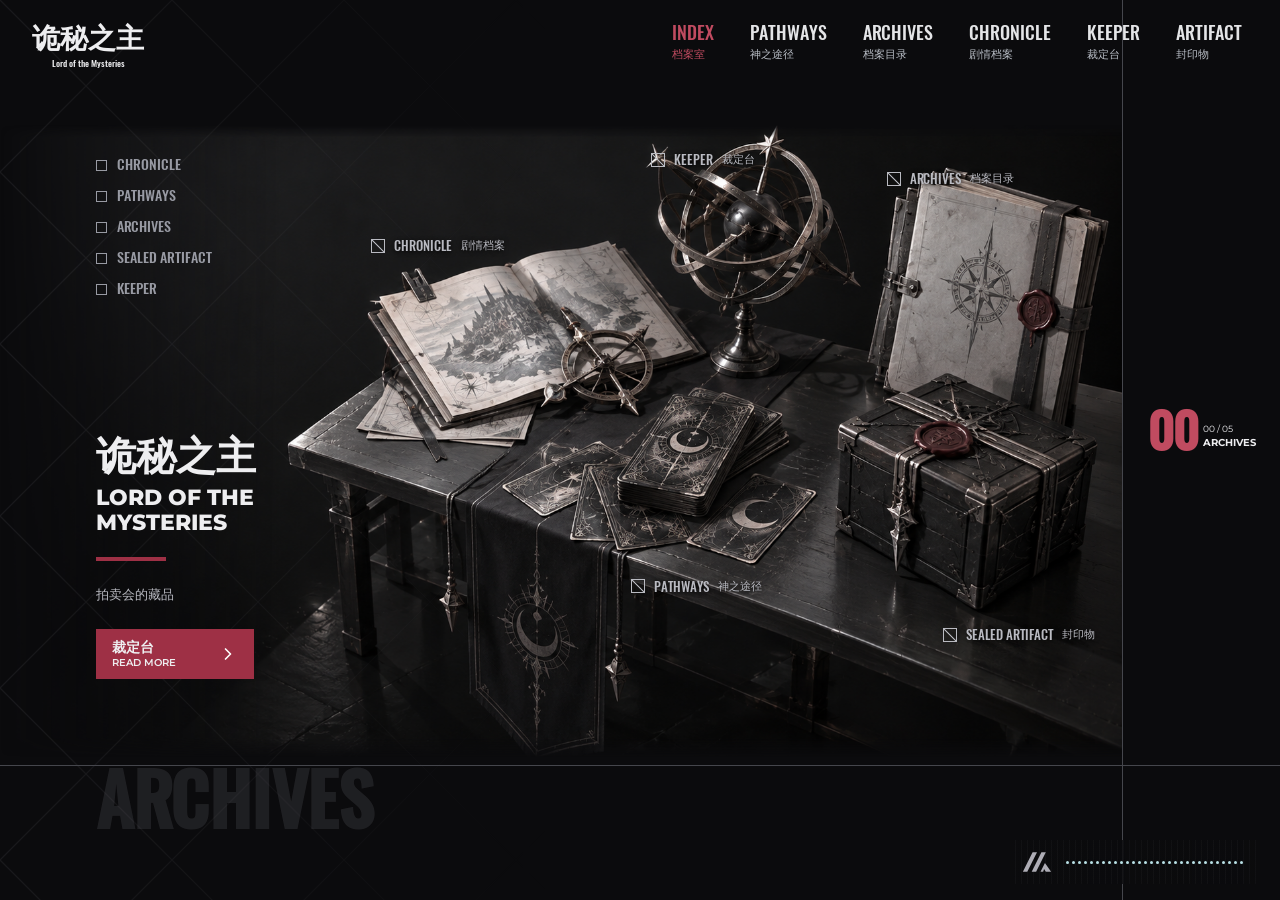
<file: player.html>
<!DOCTYPE html>
<html lang="zh-CN">
<head>
  <meta charset="UTF-8">
  <meta name="viewport" content="width=device-width, initial-scale=1.0">
  <title>诡秘之主 · 档案室</title>
  <link rel="stylesheet" href="css/music-host.css">
  <link rel="stylesheet" href="css/bgm.css">
  <link rel="stylesheet" href="css/startup.css">
</head>
<body>
  <iframe id="music-frame" title="诡秘之主页面" allow="autoplay"></iframe>
  <section id="startup-screen" aria-label="档案室开场" hidden>
    <svg class="startup-ornaments" viewBox="0 0 1600 1000" preserveAspectRatio="none" aria-hidden="true" focusable="false">
      <defs>
        <g id="startup-engraving" fill="none" stroke="currentColor" stroke-width="1">
          <path d="M0 210V38Q0 0 38 0H230M10 190V42Q10 10 42 10H205M22 135V48Q22 22 48 22H145"/>
          <path d="M18 125C60 117 70 85 55 55C86 70 117 59 125 18M28 175C79 149 29 130 54 110C70 96 86 104 89 118M175 28C150 80 131 29 111 54C98 68 103 87 118 89"/>
          <circle cx="55" cy="55" r="34"/><circle cx="55" cy="55" r="27"/>
          <path class="startup-accent" d="M55 15L61 46L95 55L63 62L55 95L48 63L15 55L47 48ZM33 33L51 46L77 33L64 52L77 77L58 64L33 77L46 58Z"/>
          <path d="M122 31L129 46L122 61L115 46ZM31 122L46 115L61 122L46 129ZM14 210L21 198L28 210L21 222ZM210 14L222 21L210 28L198 21Z"/>
          <path d="M44 144V202M144 44H202M40 155L48 163L40 171M155 40L163 48L171 40"/>
          <circle cx="96" cy="96" r="2"/><circle cx="105" cy="135" r="2"/><circle cx="135" cy="105" r="2"/>
        </g>
        <g id="startup-seal" fill="none" stroke="currentColor" stroke-width="1">
          <circle r="52"/><circle r="43" stroke-dasharray="2 5"/><circle r="32"/><ellipse rx="18" ry="48"/>
          <path d="M0-60V60M-60 0H60M0-39L28 0L0 39L-28 0ZM-37-37L37 37M37-37L-37 37"/>
          <path class="startup-accent" d="M0-21L5-5L21 0L5 5L0 21L-5 5L-21 0L-5-5Z"/>
        </g>
      </defs>
      <rect class="startup-outer-frame" x="42" y="38" width="1516" height="924" rx="22"/>
      <use class="startup-corner" href="#startup-engraving" transform="translate(62 58)"/>
      <use class="startup-corner" href="#startup-engraving" transform="translate(1538 58) scale(-1 1)"/>
      <use class="startup-corner" href="#startup-engraving" transform="translate(62 942) scale(1 -1)"/>
      <use class="startup-corner" href="#startup-engraving" transform="translate(1538 942) scale(-1 -1)"/>
      <use class="startup-side-seal" href="#startup-seal" transform="translate(62 500)"/>
      <use class="startup-side-seal" href="#startup-seal" transform="translate(1538 500)"/>
      <g class="startup-border-lines" fill="none" stroke="currentColor">
        <path d="M300 58H740M860 58H1300M340 66H710M890 66H1260M320 942H740M860 942H1280M62 300V420M62 580V700M1538 300V420M1538 580V700"/>
        <path class="startup-accent" d="M800 32L820 58L800 84L780 58ZM800 922L820 942L800 962L780 942Z"/>
        <circle cx="800" cy="58" r="11"/><circle cx="800" cy="942" r="8"/>
      </g>
    </svg>
    <div class="startup-logo"><strong>诡秘之主</strong><span>LORD OF THE MYSTERIES</span></div>
    <small class="startup-credit">诡秘之主 · 守秘人档案</small>
    <div class="startup-loading">
      <div id="startup-progress" role="progressbar" aria-label="开场进度" aria-valuemin="0" aria-valuemax="100" aria-valuenow="0"><i class="startup-fill"></i></div>
      <p><b aria-hidden="true">»</b> LOADING – <span id="startup-percent">0%</span><em aria-hidden="true">......</em></p>
    </div>
  </section>
  <noscript>请启用JavaScript后打开档案室。</noscript>
  <script src="js/startup.js"></script>
  <script src="js/music-host.js"></script>
  <script src="data/bgm-envelope.js"></script>
  <script src="js/bgm.js"></script>
</body>
</html>
</file>
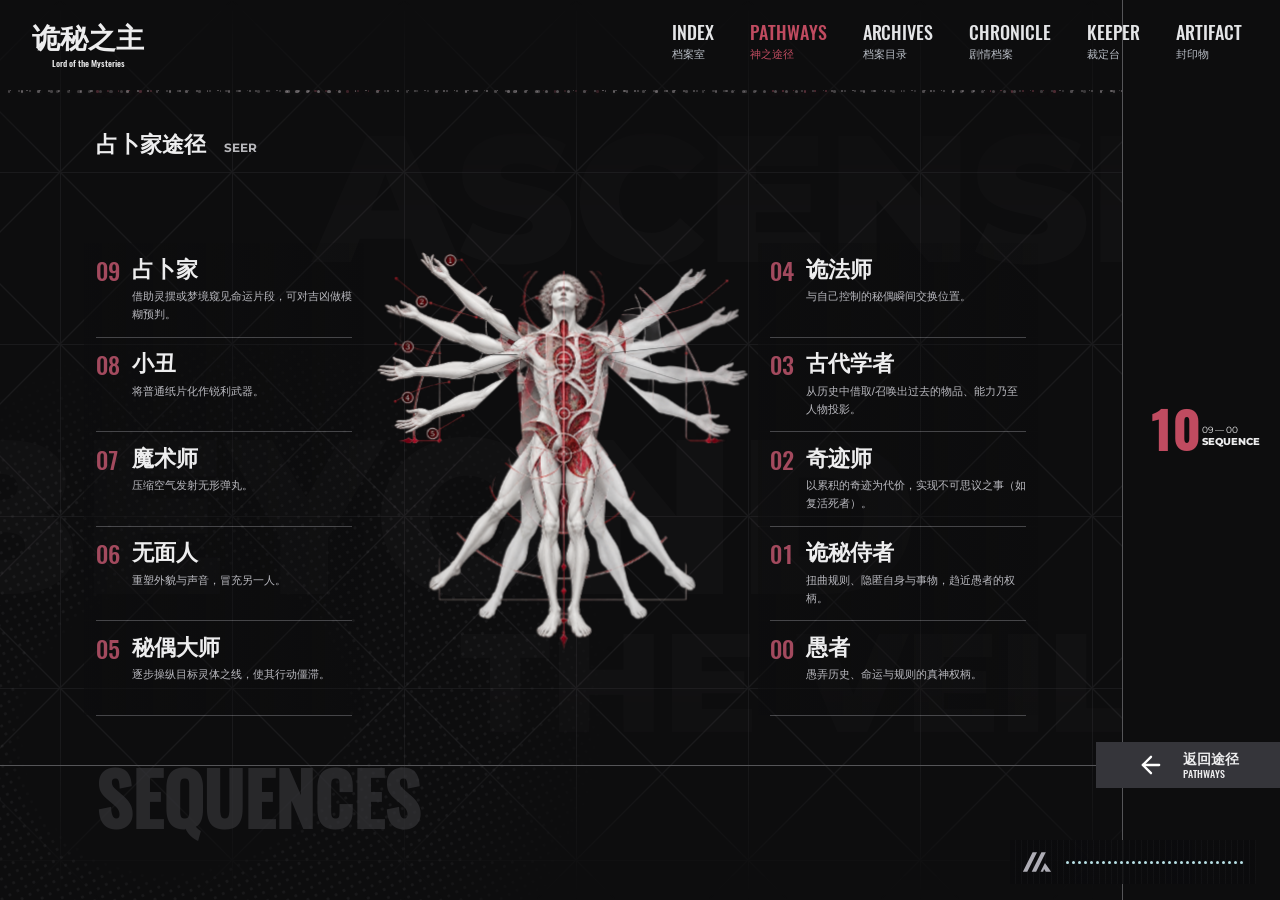
<file: sequences.html>
<!doctype html>
<html lang="zh-CN">
<head>
  <meta charset="utf-8">
  <script src="js/music-entry.js"></script>
  <meta name="viewport" content="width=device-width,initial-scale=1">
  <title>序列档案 · LOM诡秘之主</title>
  <link rel="stylesheet" href="css/symbols.css">
  <link rel="stylesheet" href="css/sequences.css">
  <link rel="stylesheet" href="css/scene-transition.css">
  <link rel="stylesheet" href="css/ritual-transition.css">
  <script src="js/ritual-transition.js"></script>
  <script src="js/scene-transition.js"></script>
  <link rel="stylesheet" href="css/bgm.css">
  <link rel="stylesheet" href="css/site-navigation.css">
</head>
<body>
  <header class="world-header">
    <a class="world-brand" href="index.html#pathways" aria-label="返回档案室"><span>诡秘之主</span><small>Lord of the Mysteries</small></a>
    <nav id="site-navigation" class="world-navigation" aria-label="页面导航"></nav>
  </header>
  <script src="js/site-navigation.js"></script>
  <main id="sequence-stage" data-view="overview" data-intro="waiting" aria-label="序列档案">
    <div class="world-grid" aria-hidden="true"></div>
    <div class="world-inscriptions sequence-inscriptions" aria-hidden="true"><span>ASCENSION</span><span>BEYOND</span><span>THE VEIL</span></div>
    <div class="world-halftone" aria-hidden="true"></div>
    <div class="world-dust" aria-hidden="true"></div>
    <div class="pathway-caption"><a id="sequence-home" href="#fool" aria-label="返回本途径序列总览"><h1 id="sequence-pathway-title">占卜家</h1></a><span id="sequence-pathway-english">Seer</span></div>
    <div id="sequence-backdrop">
      <div id="vitruvian-art" role="img" aria-label="银白暗红的维特鲁威人，四组手臂逐层展开">
        <div id="vitruvian-fragments" aria-hidden="true"></div>
        <img id="vitruvian-source" src="assets/sequences/vitruvian.png" alt="" draggable="false">
      </div>
      <nav id="sequence-left" class="sequence-column" aria-label="序列9至5"></nav>
      <nav id="sequence-right" class="sequence-column" aria-label="序列4至0"></nav>
    </div>
    <button id="sequence-focus" class="sequence-node" type="button" aria-label="返回序列总览" aria-hidden="true" tabindex="-1"></button>
    <section id="sequence-panel" aria-label="序列能力" aria-hidden="true" inert>
      <div class="sequence-panel-top"><h2>能力<small>Abilities</small></h2><div class="spirituality-summary"><span>灵感累计加成</span><strong id="spirituality-total">+0</strong></div></div>
      <div id="sequence-abilities" tabindex="0" role="region" aria-label="能力详情，可滚动"></div>
      <nav class="sequence-detail-nav" aria-label="切换序列"><button id="sequence-previous" type="button">上一阶</button><span id="sequence-level-label">序列 9</span><button id="sequence-next" type="button">下一阶</button></nav>
    </section>
    <aside class="world-rail" aria-label="当前序列"><div><strong id="sequence-number">10</strong><span><small id="sequence-rail-count">09 — 00</small><b>Sequence</b></span></div></aside>
    <div class="world-baseline" aria-hidden="true"><span></span></div>
    <div class="world-category" aria-hidden="true">Sequences</div>
    <a id="sequence-pathway-back" class="sequence-return" href="symbols.html#fool"><img src="assets/icons/arrow-left.svg" alt=""><span>返回途径<small>Pathways</small></span></a>
    <button id="sequence-back" class="world-back" type="button" aria-hidden="true" tabindex="-1"><img src="assets/icons/arrow-left.svg" alt=""><span>返回<small>Go back</small></span></button>
  </main>
  <noscript><p class="no-script">启用 JavaScript 后可查看序列档案。</p></noscript>
  <script src="data/spirituality.js"></script><script src="data/attributes.js"></script><script src="data/pathways.js"></script>
  <script src="data/pathway-presentation.js"></script><script src="data/sequence-scene.js"></script><script src="js/sequences.js"></script>
</body>
</html>
</file>
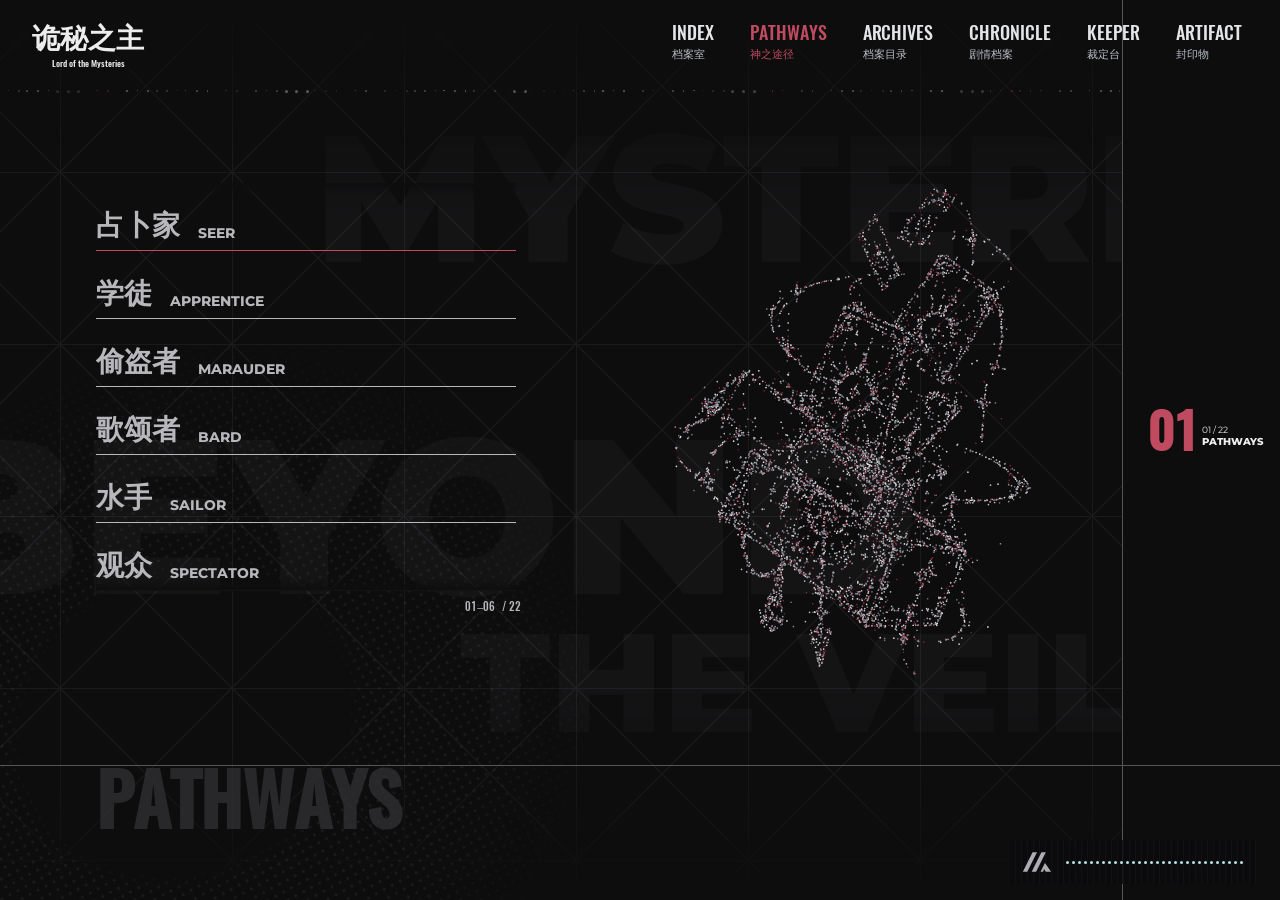
<file: symbols.html>
<!doctype html>
<html lang="zh-CN">
<head>
  <meta charset="utf-8">
  <script src="js/music-entry.js"></script>
  <meta name="viewport" content="width=device-width,initial-scale=1">
  <title>神之途径 · LOM诡秘之主</title>
  <link rel="stylesheet" href="css/symbols.css">
  <link rel="stylesheet" href="css/scene-transition.css">
  <link rel="stylesheet" href="css/ritual-transition.css">
  <script src="js/ritual-transition.js"></script>
  <script src="js/scene-transition.js"></script>
  <link rel="stylesheet" href="css/bgm.css">
  <link rel="stylesheet" href="css/site-navigation.css">
</head>
<body>
  <header class="world-header">
    <a class="world-brand" href="index.html#pathways" aria-label="诡秘之主，返回档案室"><span>诡秘之主</span><small>Lord of the Mysteries</small></a>
    <nav id="site-navigation" class="world-navigation" aria-label="页面导航"></nav>
  </header>
  <script src="js/site-navigation.js"></script>
  <main class="world-scene" data-view="overview" aria-label="神之途径">
    <div class="world-grid" aria-hidden="true"></div>
    <div class="world-inscriptions" aria-hidden="true"><span>MYSTERIES</span><span>BEYOND</span><span>THE VEIL</span></div>
    <div class="world-halftone" aria-hidden="true"></div>
    <div class="world-dust" aria-hidden="true"></div>
    <section class="symbol-stage" aria-label="途径粒子舞台"><canvas id="symbol-canvas" aria-label="塔罗牌粒子符号"></canvas></section>
    <img id="cursor-badge" alt="" aria-hidden="true" hidden>
    <nav class="symbol-index" aria-label="22条途径">
      <div id="symbol-list"></div>
      <div class="directory-progress" aria-hidden="true"><span id="directory-range">01–06</span><span>/ 22</span></div>
    </nav>
    <section id="world-detail" class="world-detail" aria-labelledby="symbol-title" aria-hidden="true" inert>
      <div class="detail-heading"><h1 id="symbol-title">占卜家</h1><p id="symbol-key">Seer</p></div>
      <p id="symbol-description"></p>
      <a id="symbol-more" class="symbol-more" href="sequences.html#fool"><span>窥探序列…<small>Beyond the Veil</small></span><img src="assets/icons/chevron-right.svg" alt=""></a>
    </section>
    <div class="detail-controls" aria-hidden="true" inert>
      <button id="world-previous" class="world-arrow previous" type="button" aria-label="上一条途径" title="上一条途径"><img src="assets/icons/chevron-left.svg" alt=""></button>
      <button id="world-next" class="world-arrow next" type="button" aria-label="下一条途径" title="下一条途径"><img src="assets/icons/chevron-right.svg" alt=""></button>
      <button id="world-back" class="world-back" type="button"><img src="assets/icons/arrow-left.svg" alt=""><span>返回<small>Go back</small></span></button>
    </div>
    <aside class="world-rail" aria-label="当前途径"><div><strong id="symbol-number">01</strong><span><small id="rail-count">01 / 22</small><b>Pathways</b></span></div></aside>
    <div class="world-baseline" aria-hidden="true"><span id="world-progress"></span></div>
    <div class="world-category" aria-hidden="true">Pathways</div>
  </main>
  <noscript><p class="no-script">启用 JavaScript 后可查看途径档案。</p></noscript>
  <script src="data/pathway-symbols.js"></script><script src="data/tarot-particles.js"></script><script src="data/tarot-back-particles.js"></script><script src="data/pathway-presentation.js"></script><script src="js/symbols.js"></script>
</body></html>
</file>
<file: css/home.css>
@font-face{font-family:Oswald;src:url('../assets/fonts/Oswald.woff2') format('woff2');font-weight:500;font-display:swap}
@font-face{font-family:Montserrat;src:url('../assets/fonts/Montserrat.ttf') format('truetype');font-weight:100 900;font-display:swap}
:root{color-scheme:dark;--ink:#0b0b0d;--text:#eeeef0;--silver:#b9bac1;--muted:#989aa3;--red:#9e3045;--active:#c04b60;--line:#45464c}
*{box-sizing:border-box;letter-spacing:0}html,body{width:100%;height:100%;margin:0;overflow:hidden}body{font:14px 'Microsoft YaHei','Segoe UI',sans-serif;background:var(--ink);color:var(--text)}a{color:inherit;text-decoration:none}button{font:inherit;color:inherit;cursor:pointer}a:focus-visible,button:focus-visible{outline:2px solid var(--active);outline-offset:5px}[hidden]{display:none!important}
.home-header{position:fixed;top:22px;left:2.5%;right:15.3%;display:flex;justify-content:space-between;align-items:flex-start;gap:30px;z-index:10}.home-brand{display:flex;flex-direction:column;text-align:center;flex-shrink:0}.home-brand span{font-family:SimSun,serif;font-size:30px;font-weight:700;line-height:1.2}.home-brand small{font:9px/1.7 Oswald,sans-serif}.home-navigation{display:flex;gap:56px}.home-navigation>a{display:flex;flex-direction:column;min-height:44px;font-weight:700}.home-navigation span{font:700 18px/1.1 Oswald,sans-serif;text-transform:uppercase}.home-navigation small{font-size:11px;line-height:1.9}.home-navigation a:hover,.home-navigation [aria-current=page]{color:var(--active)}
.home-scene{position:fixed;inset:0;isolation:isolate;overflow:hidden}.scene-plane{position:absolute;transform:translate3d(var(--shift-x,0px),var(--shift-y,0px),0);transition:transform .4s ease;transform-origin:var(--origin-x,60%) var(--origin-y,50%);z-index:1}.scene-plane>img{width:100%;height:100%;display:block;pointer-events:none;user-select:none}.home-highlights{position:absolute;inset:0;width:100%;height:100%;pointer-events:none}.home-highlight{opacity:0;transition:opacity .2s}.home-highlight[data-active=true]{opacity:1}
.object-hotspot{position:absolute;inset:0;width:100%;height:100%;border:0;padding:0;background:transparent;z-index:2}.object-hotspot:focus-visible{outline:0}.object-label{position:absolute;display:flex;align-items:center;gap:9px;color:var(--silver);z-index:3;pointer-events:none;white-space:nowrap;font-family:Oswald,sans-serif;font-size:13px;text-shadow:0 1px 5px #000;transition:color .2s,transform .2s}.object-label::before{content:'';width:12px;height:12px;border:1px solid currentColor;flex-shrink:0;background:linear-gradient(45deg,transparent 45%,currentColor 48%,currentColor 52%,transparent 55%)}.object-label b{text-transform:uppercase;font-weight:500}.object-label small{font-size:11px;font-family:'Microsoft YaHei',sans-serif;font-weight:500}.object-label[data-active=true]{color:var(--text);transform:translateY(-3px)}.object-label[data-selected=true]{color:var(--active)}
.home-highlight image{filter:brightness(1.65) contrast(1.08) saturate(.7)}.home-highlight .object-tint{stroke:none;mix-blend-mode:color;filter:drop-shadow(0 0 13px #c72e5266)}.selection-plate,.selection-frame{opacity:0;transform-box:fill-box;transform-origin:center;transition:opacity .25s,transform .5s cubic-bezier(.22,.61,.36,1)}.selection-plate{fill:var(--red);transform:scale(.5)}.selection-frame{fill:none;stroke:var(--text);stroke-width:9;transform:scale(1.5)}.home-highlight[data-selected=true] .object-tint{stroke:none;fill:url(#object-red-gradient)}.home-highlight[data-selected=true] .selection-plate,.home-highlight[data-selected=true] .selection-frame{opacity:1;transform:scale(1)}
.selection-marker{position:absolute;pointer-events:none;z-index:3;opacity:0;visibility:hidden;transform:translateY(15px);transition:opacity .2s .12s,transform .4s cubic-bezier(.22,.61,.36,1)}.selection-marker[data-selected=true]{opacity:1;visibility:visible;transform:translateY(0)}.selection-marker[data-selected=true] .selection-tag{pointer-events:auto}.selection-tag{position:absolute;right:3%;bottom:0;display:flex;flex-direction:column;align-items:center;background:var(--ink);padding:0 4px 4px;color:var(--text);font:500 14px/1.2 Oswald,sans-serif;text-transform:uppercase}.selection-tag img{display:block;width:36px;height:36px;padding:6px;background:var(--active);margin-bottom:3px}.selection-tag b{font-weight:500;white-space:nowrap}.object-label[data-selected=true]{opacity:0}.home-enter>span{display:flex;flex-direction:column;text-align:left}.home-enter b{font-weight:700}.home-enter small{font:600 10px/1.2 Montserrat,sans-serif}.home-caption[data-active=true]{display:flex;flex-direction:column;top:auto;bottom:22%}.home-caption[data-active=true] .caption-en{order:-1;margin:0 0 8px;font-size:32px}.home-caption[data-active=true] h1{margin-bottom:20px}.home-caption[data-active=true] .caption-rule{margin-bottom:26px}.home-caption[data-active=true] .home-enter{align-self:flex-start}.home-scene[data-state=selected] .scene-plane>img{filter:brightness(.87);transition:filter .4s}
.scene-plane>img{mask-image:linear-gradient(to right,transparent,#000 25%),linear-gradient(to bottom,transparent,#000 2%,#000 97%,transparent);mask-composite:intersect}
.home-grid{position:absolute;inset:0 12.36% 0 0;z-index:2;pointer-events:none;opacity:.12;background-image:linear-gradient(45deg,transparent 49.5%,#85858b 50%,transparent 50.5%),linear-gradient(-45deg,transparent 49.5%,#85858b 50%,transparent 50.5%);background-size:172px 172px;mask-image:linear-gradient(to right,#000,transparent 50%)}
.home-directory{position:absolute;z-index:4;top:16.8%;left:7.5%;display:flex;flex-direction:column;gap:2px}.home-directory button{display:flex;align-items:center;gap:10px;min-height:29px;padding:2px 0;background:none;border:0;text-align:left;color:var(--muted);font:14px/1.2 Oswald,sans-serif;text-transform:uppercase}.home-directory button::before{content:'';width:9px;height:9px;border:1px solid var(--muted)}.home-directory button:hover,.home-directory button:focus-visible,.home-directory button[aria-current=true]{color:var(--text)}.home-directory button[aria-current=true]::before{background:var(--active);border-color:var(--active)}
.home-caption{position:absolute;left:7.5%;top:48%;width:21%;z-index:4;transition:opacity .3s,transform .4s}.home-caption h1{font-size:44px;line-height:1.2;margin:0 0 5px;font-weight:700}.home-caption .caption-en{font:800 24px/1.15 Montserrat,sans-serif;text-transform:uppercase;margin:0 0 21px;overflow-wrap:anywhere}.caption-rule{width:70px;height:4px;background:var(--red);margin-bottom:22px;transition:width .35s}.home-caption[data-active=true] .caption-rule{width:140px}.home-description{font-size:13px;line-height:1.8;color:var(--silver);white-space:pre-line;margin:0 0 23px}.home-enter{display:inline-flex;align-items:center;justify-content:space-between;gap:28px;min-width:158px;min-height:44px;padding:10px 16px;background:var(--red);font-size:14px;font-weight:700}.home-enter img{width:20px;height:20px;filter:invert(1);transition:transform .2s}.home-enter:hover{background:var(--active)}.home-enter:hover img{transform:translateX(3px)}
.home-rail{position:absolute;right:0;top:0;bottom:0;width:12.36%;border-left:1px solid var(--line);z-index:5;pointer-events:none}.home-rail>div{position:absolute;left:16%;top:45%;display:flex;align-items:center;gap:5px}.home-rail strong{font:700 58px/1 Oswald,sans-serif;color:var(--active)}.home-rail span{display:flex;flex-direction:column;gap:2px;font-family:Montserrat,sans-serif;white-space:nowrap;padding-top:12px}.home-rail small{font-size:10px}.home-rail b{font-size:11px;text-transform:uppercase}.home-baseline{position:absolute;top:85%;left:0;right:0;height:1px;background:var(--line);z-index:5;pointer-events:none}.home-word{position:absolute;left:7.5%;top:84%;font:700 72px/1.2 Oswald,sans-serif;text-transform:uppercase;color:#55565c;opacity:.28;z-index:3;pointer-events:none}.home-scene[data-state=leaving] .scene-plane{transform:translate3d(var(--shift-x,0px),var(--shift-y,0px),0) scale(1.025);transition:transform .76s}.home-scene[data-state=leaving] .home-caption{opacity:0;transform:translateY(18px)}
@media(max-width:1400px){.home-navigation{gap:40px}.home-brand span{font-size:28px}.home-caption h1{font-size:40px}.home-caption .caption-en{font-size:22px}.home-rail strong{font-size:50px}.home-rail small{font-size:9px}.home-rail b{font-size:10px}}
@media(min-width:1600px){.home-header{top:30px}.home-brand span{font-size:40px}.home-brand small{font-size:11px}.home-navigation{gap:76px}.home-navigation span{font-size:24px}.home-navigation small{font-size:14px}.home-directory button{font-size:17px;min-height:35px}.home-caption h1{font-size:54px}.home-caption .caption-en{font-size:30px}.home-description{font-size:15px}.home-enter{min-height:52px;font-size:16px;min-width:190px}.object-label{font-size:16px}.object-label small{font-size:13px}.home-rail strong{font-size:76px}.home-rail small{font-size:12px}.home-rail b{font-size:14px}.home-word{font-size:96px}}
.home-highlight[data-highlight=story] image{filter:brightness(1.3) saturate(.65)}
.home-highlight[data-highlight=story] .object-tint{fill:url(#object-story-gradient);filter:none}
@media(prefers-reduced-motion:reduce){*,*::before,*::after{transition:none!important;animation:none!important}}
</file>
<file: css/scene-transition.css>
html[data-scene-transition]::before{content:'';position:fixed;left:0;top:0;width:100%;height:200vh;z-index:10000;pointer-events:none;background:linear-gradient(to bottom,transparent 0%,rgba(158,48,69,.18) 12%,#0b0b0d 20%,#0b0b0d 80%,rgba(158,48,69,.18) 88%,transparent 100%);transform:translate3d(0,-100%,0);visibility:hidden}
html[data-scene-transition=leaving]::before{visibility:visible;pointer-events:auto;transform:translate3d(0,-25%,0);transition:transform .76s cubic-bezier(.65,0,.3,1)}
html[data-scene-transition=entering]::before{visibility:visible;pointer-events:auto;transform:translate3d(0,-25%,0)}
html[data-scene-transition=revealing]::before{visibility:visible;pointer-events:auto;transform:translate3d(0,50%,0);transition:transform .84s cubic-bezier(.4,0,.25,1)}
html[data-scene-transition=leaving],html[data-scene-transition=entering],html[data-scene-transition=revealing]{cursor:progress}
@media(prefers-reduced-motion:reduce){html[data-scene-transition]::before{content:none;transition:none}}
</file>
<file: css/keeper-entry.css>
/* Only the desktop -> keeper overview route opts into this handoff. */
html[data-keeper-transition]::before{content:'';position:fixed;inset:0;width:100%;height:100%;transform:none;transition:none;z-index:10000;visibility:visible;background:#0a080b;pointer-events:auto}
html[data-keeper-transition=leaving]::before{animation:keeper-room-darken .85s both}
html[data-keeper-transition=revealing]::before{background:transparent}
#keeper-entry{position:fixed;inset:0;z-index:10002;overflow:hidden;pointer-events:auto;perspective:1600px;isolation:isolate}
#keeper-entry[hidden]{display:none!important}
.entry-leaf{position:absolute;left:calc(var(--leaf)*100%/3);top:0;width:calc(100%/3 + 1px);height:100%;background:#0a080b;transform-style:preserve-3d;will-change:transform,opacity;backface-visibility:hidden}
.entry-leaf>img,.entry-fold-surface>img{width:100%;height:100%;object-fit:cover;object-position:center;filter:brightness(.65) saturate(.65);pointer-events:none}
.entry-leaf-shade{position:absolute;inset:0;background:linear-gradient(0deg,#050406,transparent 42%),linear-gradient(180deg,#050406dd,transparent 40%),linear-gradient(90deg,#0008,transparent 22%,transparent 85%,#000c)}
.entry-binding{position:absolute;inset:15px;border:1px solid #b8a7b745;box-shadow:inset 0 0 0 4px #0a080b88,inset 0 0 0 5px #c6b8bd16;display:flex;align-items:center;justify-content:center;pointer-events:none}
.entry-binding:before,.entry-binding:after{content:'';position:absolute;left:50%;height:20%;width:1px;background:linear-gradient(transparent,#c9a9b070,transparent)}
.entry-binding:before{top:15%}.entry-binding:after{bottom:15%}
.entry-binding svg{width:clamp(35px,4vw,70px);height:clamp(42px,5vw,90px);fill:none;stroke:#e0d4d4;stroke-width:1.2;filter:drop-shadow(0 0 12px #b8556970)}
.entry-leaf-edge{position:absolute;inset:0;box-shadow:inset 1px 0 #d1b7b36b,inset -2px 0 #4e2531,inset 0 0 40px #0009;pointer-events:none}
html[data-keeper-transition=leaving] .entry-leaf{animation:keeper-leaf-arrive .78s cubic-bezier(.16,.67,.16,1) calc(var(--leaf)*65ms) both}
html[data-keeper-transition=entering] .entry-leaf{transform:none}
html[data-keeper-transition=revealing] .entry-leaf{transform-origin:0 50%;animation:keeper-leaf-open .8s cubic-bezier(.4,0,.2,1) calc(var(--leaf)*95ms) both}
html[data-keeper-transition=revealing] .entry-leaf:nth-child(2){transform:none;animation-name:keeper-fold-vanish}
.entry-fold{background:transparent;perspective:1200px}
.entry-fold-half{position:absolute;top:0;bottom:0;width:50%;overflow:hidden;backface-visibility:hidden;will-change:transform}
.entry-fold-half.left{left:0;transform-origin:100% 50%}.entry-fold-half.right{right:0;transform-origin:0 50%}
.entry-fold-surface{position:absolute;top:0;height:100%;width:200%;background:#0a080b}
.entry-fold-half.left .entry-fold-surface{left:0}.entry-fold-half.right .entry-fold-surface{right:0}
.entry-fold-half:after{content:'';position:absolute;inset:0;pointer-events:none;opacity:0;background:linear-gradient(90deg,transparent,#000b)}
.entry-fold-half.right:after{background:linear-gradient(90deg,#000b,transparent)}
html[data-keeper-transition=revealing] .entry-fold-half{animation:keeper-fold-left .8s cubic-bezier(.4,0,.2,1) .095s both}
html[data-keeper-transition=revealing] .entry-fold-half.right{animation-name:keeper-fold-right}
html[data-keeper-transition=revealing] .entry-fold-half:after{animation:keeper-fold-shadow .8s .095s both}
html[data-keeper-transition=revealing] .entry-leaf:nth-child(3){transform-origin:100% 50%;animation-name:keeper-leaf-right}
html[data-keeper-transition=leaving] #home-scene{transform-origin:var(--keeper-origin-x,65%) var(--keeper-origin-y,38%);animation:keeper-desktop-approach .9s cubic-bezier(.3,0,.2,1) both}
html[data-keeper-transition=revealing] .keeper-portal .portal-copy{animation:keeper-title-emerge .75s cubic-bezier(.2,.7,.2,1) .25s both}
html[data-keeper-transition=revealing] .keeper-portal:nth-child(2) .portal-copy{animation-delay:.35s}
html[data-keeper-transition=revealing] .keeper-portal:nth-child(3) .portal-copy{animation-delay:.45s}
html[data-keeper-transition=revealing] .keeper-header{animation:keeper-header-emerge .75s .35s both}
@keyframes keeper-room-darken{from{background:#0a080b00}to{background:#0a080b}}
@keyframes keeper-desktop-approach{from{transform:scale(1);filter:brightness(1)}to{transform:scale(1.10);filter:brightness(.35) blur(2px)}}
@keyframes keeper-leaf-arrive{0%{opacity:0;transform:translate3d(var(--from-x),var(--from-y),0) scale(.07,.11) rotateY(65deg)}18%{opacity:1}72%{transform:translate3d(0,0,0) scale(1) rotateY(0)}100%{opacity:1;transform:none}}
@keyframes keeper-leaf-open{0%{opacity:1;transform:rotateY(0)}75%{opacity:.75}100%{opacity:0;transform:rotateY(-88deg) translateX(-12%)}}
@keyframes keeper-leaf-right{0%{opacity:1;transform:rotateY(0)}75%{opacity:.75}100%{opacity:0;transform:rotateY(88deg) translateX(12%)}}
@keyframes keeper-fold-left{from{transform:rotateY(0)}to{transform:rotateY(88deg)}}
@keyframes keeper-fold-right{from{transform:rotateY(0)}to{transform:rotateY(-88deg)}}
@keyframes keeper-fold-vanish{0%,65%{opacity:1}100%{opacity:0}}
@keyframes keeper-fold-shadow{from{opacity:0}to{opacity:1}}
@keyframes keeper-title-emerge{from{opacity:0;transform:translateY(18px)}to{opacity:1;transform:none}}
@keyframes keeper-header-emerge{from{opacity:0}to{opacity:1}}
@media(max-width:760px){.entry-binding{inset:7px}.entry-binding svg{width:30px;height:42px}.entry-leaf{width:calc(100%/3 + 1px)}}
@media(prefers-reduced-motion:reduce){#keeper-entry,html[data-keeper-transition]::before{display:none!important}html[data-keeper-transition] #home-scene,html[data-keeper-transition] .portal-copy,html[data-keeper-transition] .keeper-header{animation:none!important}}
</file>
<file: css/artifact-entry.css>
html[data-artifact-transition]::before{content:'';position:fixed;inset:0;width:100%;height:100%;transform:none;transition:none;z-index:10000;visibility:visible;background:#060408;pointer-events:auto}
html[data-artifact-transition=leaving]::before{animation:artifact-room-dark .88s both}html[data-artifact-transition=revealing]::before{animation:artifact-room-reveal 1.1s both}
#artifact-entry{position:fixed;inset:0;z-index:10002;pointer-events:auto;overflow:hidden}#artifact-entry[hidden]{display:none!important}.casket-perspective{position:absolute;inset:0;perspective:1300px;display:flex;align-items:center;justify-content:center}.casket-body{position:relative;width:58vw;height:48vh;background:#0a040a;border:2px solid #6f5863;box-shadow:0 0 0 10px #151015,0 0 0 11px #6e535c,0 40px 100px #000;transform:rotateX(20deg);transform-style:preserve-3d}.casket-velvet{position:absolute;inset:12px;background:radial-gradient(ellipse,#0a0408 25%,#3c1120 100%);box-shadow:inset 0 0 70px #000}.casket-lid{position:absolute;inset:-2px;transform-origin:50% 0%;transform-style:preserve-3d;background:repeating-linear-gradient(100deg,#100e12 0 4px,#151015 4px 6px);border:2px solid #92747e;backface-visibility:hidden;box-shadow:inset 0 0 70px #000,0 8px 30px #000}.casket-binding{position:absolute;inset:17px;border:1px solid #96718188;box-shadow:inset 0 0 0 5px #171017,inset 0 0 0 6px #6f536044}.casket-lid span{position:absolute;inset:0;display:flex;align-items:center;justify-content:center;font:20px Oswald,serif;letter-spacing:7px;color:#bca7b4}.casket-lid b{position:absolute;bottom:-12px;left:calc(50% - 14px);width:28px;height:40px;border:1px solid #92747e;background:#241b22;box-shadow:inset 0 0 0 4px #121015}.casket-dark{position:absolute;inset:0;background:#060408;opacity:0}
html[data-artifact-transition=leaving] .casket-body{animation:artifact-casket-arrive .92s cubic-bezier(.23,.7,.3,1) both}html[data-artifact-transition=leaving] .casket-lid{animation:artifact-lid-open .68s cubic-bezier(.4,0,.2,1) .17s both}html[data-artifact-transition=leaving] .casket-dark{animation:artifact-inside-dark .25s .67s both}html[data-artifact-transition=leaving] #home-scene{transform-origin:var(--artifact-origin-x) var(--artifact-origin-y);animation:artifact-approach .92s both}
html[data-artifact-transition=entering] .casket-perspective{display:none}html[data-artifact-transition=entering] .casket-dark{opacity:1}html[data-artifact-transition=revealing] .casket-perspective{display:none}html[data-artifact-transition=revealing] .casket-dark{animation:artifact-room-reveal .85s both}html[data-artifact-transition=revealing] .artifact-exhibit{animation:artifact-object-emerge .85s .05s both}html[data-artifact-transition=revealing] .artifact-document{animation:artifact-copy-emerge .7s .3s both}
@keyframes artifact-room-dark{from{background:transparent}to{background:#060408}}@keyframes artifact-room-reveal{from{opacity:1}to{opacity:0}}@keyframes artifact-approach{from{transform:scale(1)}to{transform:scale(1.12);filter:brightness(.25)}}@keyframes artifact-casket-arrive{0%{opacity:0;transform:translate(var(--artifact-from-x),var(--artifact-from-y)) scale(.14) rotateX(35deg)}15%{opacity:1}72%{transform:scale(1) rotateX(20deg)}100%{transform:scale(1.35) rotateX(12deg)}}@keyframes artifact-lid-open{0%,12%{transform:rotateX(0)}100%{transform:rotateX(112deg)}}@keyframes artifact-inside-dark{from{opacity:0}to{opacity:1}}@keyframes artifact-object-emerge{from{opacity:0;filter:brightness(.25);transform:translateY(14px) scale(.97)}to{opacity:1;filter:brightness(1);transform:none}}@keyframes artifact-copy-emerge{from{opacity:0;transform:translateX(20px)}to{opacity:1;transform:none}}
@media(prefers-reduced-motion:reduce){#artifact-entry,html[data-artifact-transition]::before{display:none!important}html[data-artifact-transition] #home-scene,html[data-artifact-transition] .artifact-exhibit,html[data-artifact-transition] .artifact-document{animation:none!important}}
</file>
<file: css/archives-entry.css>
html[data-archive-intro=waiting] #shelf-track{visibility:hidden}
html[data-archive-intro=waiting] .book-caption,html[data-archive-intro=arriving] .book-caption,html[data-archive-intro=waiting] .shelf-controls,html[data-archive-intro=arriving] .shelf-controls{opacity:0;pointer-events:none}
html[data-archive-intro=complete] .book-caption,html[data-archive-intro=complete] .shelf-controls{transition:opacity .4s ease,right .65s cubic-bezier(.22,.72,.2,1)}
html[data-archive-intro=waiting] #directory-toggle,html[data-archive-intro=arriving] #directory-toggle{opacity:.45;cursor:progress}
html[data-archives-transition]::before{content:'';position:fixed;inset:0;width:100%;height:100%;z-index:10000;visibility:visible;transform:none;transition:none;pointer-events:auto;background:#08090b}
html[data-archives-transition=leaving]::before{animation:archives-room-dark .96s both}
html[data-archives-transition=revealing]::before{animation:archives-room-reveal .62s both}
#archives-entry{position:fixed;inset:0;z-index:10002;pointer-events:none;overflow:hidden}#archives-entry[hidden]{display:none!important}
.archives-folio-camera{position:absolute;inset:0;perspective:1400px;display:flex;align-items:center;justify-content:center}
.archives-folio{position:relative;width:46vw;max-width:760px;height:62vh;max-height:750px;transform-style:preserve-3d;background:#0e0f13;border:1px solid #aa9cae66;box-shadow:0 0 0 8px #1b1b22,0 0 0 9px #9d909e55,0 35px 120px #000}
.archives-folio-inside{position:absolute;inset:14px;background:linear-gradient(135deg,#131019,#050608);border:1px solid #51424e;overflow:hidden;display:flex;align-items:center;justify-content:center;gap:13px;transform:translateZ(-1px)}
.archives-folio-inside i{width:1px;height:170%;background:linear-gradient(transparent,#b1a1b25c,transparent);transform:rotate(-62deg)}
.archives-folio-front{position:absolute;inset:-1px;background:repeating-linear-gradient(110deg,#24242c 0 3px,#202129 4px 7px);border:1px solid #c9bfcb77;transform-origin:left center;transform-style:preserve-3d;backface-visibility:hidden;box-shadow:inset 0 0 100px #0008}
.archives-folio-front:before{content:'';position:absolute;inset:19px;border:1px solid #b2a4b542;box-shadow:inset 0 0 0 6px #18181e,inset 0 0 0 7px #86758755}
.archives-folio-rules{position:absolute;left:14%;right:14%;top:22%;height:1px;background:#b6abb64c;box-shadow:0 7px #8b7d8c22,0 140px #8b7d8c2b}
.archives-folio-front>span{position:absolute;left:0;right:0;top:31%;text-align:center;color:#dbd4df;font:700 35px/1.4 SimSun,serif;letter-spacing:10px}
.archives-folio-front>small{position:absolute;left:0;right:0;top:45%;text-align:center;color:#b4a6b7;font:12px/1.5 Oswald,sans-serif;letter-spacing:5px}
.archives-wax{position:absolute;left:calc(50% - 34px);bottom:16%;width:68px;height:68px;border-radius:48% 52% 47% 53%;background:radial-gradient(circle at 35% 32%,#8b394d,#3d1525 72%);border:1px solid #9c5264;box-shadow:inset 0 0 0 5px #561f30,0 7px 14px #0008;display:flex;align-items:center;justify-content:center}
.archives-wax svg{width:47px;height:47px;fill:none;stroke:#c58798;stroke-width:.8}
.archives-entry-dark{position:absolute;inset:0;background:#08090b;opacity:0}
html[data-archives-transition=leaving] #home-scene{transform-origin:var(--archives-origin-x) var(--archives-origin-y);animation:archives-approach .96s both}
html[data-archives-transition=leaving] .archives-folio{animation:archives-folio-approach .96s cubic-bezier(.22,.7,.25,1) both}
html[data-archives-transition=leaving] .archives-folio-front{animation:archives-folio-open .68s .2s cubic-bezier(.4,0,.2,1) both}
html[data-archives-transition=leaving] .archives-entry-dark{animation:archives-dark-in .25s .71s both}
html[data-archives-transition=entering] .archives-folio-camera,html[data-archives-transition=revealing] .archives-folio-camera{display:none}
html[data-archives-transition=entering] .archives-entry-dark{opacity:1}
html[data-archives-transition=revealing] .archives-entry-dark{animation:archives-room-reveal .62s both}
@keyframes archives-room-dark{from{background:transparent}to{background:#08090b}}
@keyframes archives-room-reveal{from{opacity:1}to{opacity:0}}
@keyframes archives-approach{from{transform:scale(1)}to{transform:scale(1.1);filter:brightness(.2)}}
@keyframes archives-folio-approach{0%{opacity:0;transform:translate(var(--archives-from-x),var(--archives-from-y)) scale(.18) rotateZ(12deg) rotateY(-15deg)}15%{opacity:1}68%{transform:scale(1) rotateZ(0deg) rotateY(-8deg)}100%{transform:scale(1.3) rotateY(-3deg)}}
@keyframes archives-folio-open{0%,10%{transform:rotateY(0deg)}100%{transform:rotateY(-116deg)}}
@keyframes archives-dark-in{from{opacity:0}to{opacity:1}}
@media(prefers-reduced-motion:reduce){#archives-entry,html[data-archives-transition]::before{display:none!important}html[data-archives-transition] #home-scene{animation:none!important}html[data-archive-intro] .book-caption,html[data-archive-intro] .shelf-controls{transition:none!important}}
</file>
<file: css/bgm.css>
/* Shared music control; namespaced so the ten existing stages keep their own styles. */
#bgm-toggle{--bgm-signal:#b9e1e6;position:fixed;right:24px;bottom:16px;z-index:90;display:flex;align-items:center;gap:14px;width:246px;height:44px;margin:0;padding:5px 12px;border:0;border-radius:0;background:linear-gradient(90deg,#0b0b0de8,#0b0b0db8);color:#aeadb5;cursor:pointer;box-sizing:border-box;isolation:isolate;touch-action:manipulation}
#bgm-toggle:before{content:'';position:absolute;inset:0;z-index:-1;background:repeating-linear-gradient(90deg,transparent 0 5px,#b9bac109 5px 6px);pointer-events:none}
#bgm-toggle:hover{background-color:#252027;color:#e5e0e5}
#bgm-toggle:focus-visible{outline:2px solid var(--bgm-signal);outline-offset:4px}
#bgm-toggle>svg{display:block;flex:0 0 30px;width:30px;height:26px;fill:currentColor}
#bgm-toggle[aria-pressed=true]>svg{color:#e0e0e5}
#bgm-toggle .bgm-wave{display:flex;flex:1;align-items:center;justify-content:space-between;gap:3px;height:30px;overflow:hidden}
#bgm-toggle i{display:block;flex:0 0 3px;width:3px;height:3px;min-height:3px;border-radius:3px;background:var(--bgm-signal);box-shadow:0 0 5px #b9e1e617}
#bgm-toggle[data-pending=true]{cursor:progress}
.bgm-status{position:fixed;width:1px;height:1px;padding:0;margin:-1px;overflow:hidden;clip-path:inset(50%);white-space:nowrap;border:0}
/* Reserve the same lower corner where existing footers have their last text/control. */
html[data-bgm-page=archives] .archives-footer{padding-right:260px}
html[data-bgm-page=keeper] .keeper-footer{padding-right:290px}
html[data-bgm-page=artifact] .artifact-footer{padding-right:250px}
@media(max-width:760px){#bgm-toggle{right:12px;bottom:10px;width:194px;gap:10px}#bgm-toggle i{flex-basis:2px;width:2px}html[data-bgm-page=archives] .archives-footer{padding-right:0;bottom:70px}html[data-bgm-page=keeper] .keeper-footer,html[data-bgm-page=artifact] .artifact-footer{padding-right:0;margin-bottom:66px}}
@media print{#bgm-toggle,.bgm-status{display:none!important}}
</file>
<file: css/site-navigation.css>
@font-face{font-family:Oswald;src:url('../assets/fonts/Oswald.woff2') format('woff2');font-weight:500;font-display:swap}
#site-navigation{position:fixed;top:clamp(22px,1.7vw,38px);right:3%;left:auto;z-index:40;display:flex;align-items:flex-start;justify-content:flex-end;gap:clamp(26px,2.8vw,66px);margin:0;padding:0;border:0;width:auto;background:transparent}
#site-navigation a{display:flex;flex-direction:column;align-items:flex-start;justify-content:flex-start;min-height:44px;margin:0;padding:0;border:0;text-decoration:none;white-space:nowrap;color:#e4e5e7;font-weight:500;line-height:1.2;transition:color .18s}
#site-navigation a>span{font:500 clamp(18px,1.4vw,27px)/1.2 Oswald,'Arial Narrow',sans-serif;text-transform:uppercase;letter-spacing:0}
#site-navigation a>small{font:400 clamp(11px,.78vw,14px)/1.9 'Microsoft YaHei','Segoe UI',sans-serif;letter-spacing:0;color:#b8bdc5}
#site-navigation a:hover,#site-navigation a[aria-current=page],#site-navigation a:hover>small,#site-navigation a[aria-current=page]>small{color:#c04b60}
#site-navigation a:focus-visible{outline:2px solid #df8da1;outline-offset:5px}
/* Character-sheet operations sit beneath the shared navigation row. */
html[data-navigation-page=character] .topbar{min-height:145px;align-items:flex-start;padding-top:22px;padding-bottom:16px;position:relative}
html[data-navigation-page=character] .topbar-right{position:absolute;top:91px;right:3%;display:flex;gap:18px}
.pathway-caption>#sequence-home{display:block;color:inherit;text-decoration:none}
@media(max-width:1050px){#site-navigation{gap:20px}#site-navigation a>span{font-size:16px}#site-navigation a>small{font-size:10px}}
@media(max-width:760px){#site-navigation{position:relative;top:auto;right:auto;left:auto;flex:1 0 100%;width:100%;display:grid;grid-template-columns:repeat(3,minmax(0,1fr));gap:9px 14px;margin-top:16px;justify-content:start}#site-navigation a{min-height:44px}#site-navigation a>span{font-size:15px}#site-navigation a>small{font-size:10px}.home-header,.world-header,.archive-header,.keeper-header,.artifact-header,.archives-header{flex-wrap:wrap}html[data-navigation-page=character] .topbar{display:flex;flex-wrap:wrap;min-height:0}html[data-navigation-page=character] .topbar-right{position:static;flex-basis:100%;margin-top:12px}}
@media print{#site-navigation{display:none!important}}
</file>
<file: css/archives.css>
@font-face{font-family:Oswald;src:url('../assets/fonts/Oswald.woff2') format('woff2');font-weight:500;font-display:swap}
@font-face{font-family:Montserrat;src:url('../assets/fonts/Montserrat.ttf') format('truetype');font-weight:100 900;font-display:swap}
:root{color-scheme:dark;--ink:#08090b;--text:#e4e5e7;--silver:#b8bdc5;--muted:#94959e;--red:#8e3547;--line:#b8bdc52c;--book-w:190px;--book-h:326px;--depth:36px;--shelf-anchor-y:calc(75% + 2.5vh);--ease:cubic-bezier(.22,.72,.2,1)}
*{box-sizing:border-box}html,body{margin:0;width:100%;height:100%;overflow:hidden}body{font:14px/1.7 'Microsoft YaHei','Segoe UI',sans-serif;color:var(--text);background:var(--ink)}a{color:inherit;text-decoration:none}button{font:inherit;color:inherit;cursor:pointer}button,a{-webkit-tap-highlight-color:transparent}button:focus-visible,a:focus-visible{outline:2px solid #e7a1af;outline-offset:5px}[hidden]{display:none!important}
.archives-header{position:fixed;top:24px;left:2.6%;right:3%;z-index:20;display:flex;justify-content:space-between;gap:30px}.archives-brand{display:flex;flex-direction:column;flex-shrink:0}.archives-brand>span{font:700 28px/1.2 SimSun,serif;letter-spacing:4px}.archives-brand small{font:10px/2 Oswald,sans-serif}.archives-header nav{display:flex;gap:38px}.archives-header nav a{display:flex;flex-direction:column;min-height:44px}.archives-header nav span{font:19px/1.2 Oswald,sans-serif;text-transform:uppercase}.archives-header nav small{font-size:11px;line-height:2.2;color:var(--silver)}.archives-header nav a:hover,.archives-header [aria-current=page],.archives-header [aria-current=page] small{color:#d1788b}
#archives-stage{position:fixed;inset:0;isolation:isolate;background:radial-gradient(ellipse at 56% 76%,#52212c27,transparent 52%),radial-gradient(ellipse at 30% 40%,#353c4122,transparent 60%),var(--ink)}#archive-dust{position:absolute;inset:0;width:100%;height:100%;pointer-events:none}.archive-grid{position:absolute;inset:0;opacity:.1;pointer-events:none;background-image:linear-gradient(#aeb8c218 1px,transparent 1px),linear-gradient(90deg,#aeb8c218 1px,transparent 1px);background-size:90px 90px;mask-image:linear-gradient(135deg,#000,transparent 58%)}.archive-heading{position:absolute;left:7.5%;top:14.5%;z-index:3;pointer-events:none}.archive-heading>span{font-size:12px;letter-spacing:4px;color:var(--muted)}.archive-heading h1{font:700 44px/1.3 SimSun,serif;letter-spacing:8px;margin:10px 0}.archive-heading p{font:18px/1.5 Oswald,sans-serif;text-transform:uppercase;letter-spacing:3px;margin:0;color:#b7bac2}.archive-heading:after{content:'';display:block;width:66px;height:2px;background:var(--red);margin-top:20px}
#directory-toggle{position:absolute;z-index:12;right:3%;top:14.5%;display:flex;align-items:center;gap:23px;min-height:44px;min-width:112px;justify-content:space-between;border:0;border-top:1px solid #c3bdc64d;border-bottom:1px solid #c3bdc64d;background:none;padding:8px 3px;font-size:15px;letter-spacing:3px}.toggle-words{height:26px;overflow:hidden}.toggle-words>span{display:flex;flex-direction:column;transition:transform .6s var(--ease)}.toggle-words b{font-weight:400;height:26px;line-height:26px}#directory-toggle i{position:relative;display:block;width:16px;height:16px;transition:transform .65s var(--ease)}#directory-toggle i:before,#directory-toggle i:after{content:'';position:absolute;left:0;top:7px;width:16px;height:1px;background:currentColor}#directory-toggle i:after{transform:rotate(90deg)}body[data-directory=true] .toggle-words>span{transform:translateY(-26px)}body[data-directory=true] #directory-toggle i{transform:rotate(225deg)}
#shelf-viewport{position:absolute;inset:28% 0 15% 0;z-index:2;overflow:visible;clip-path:inset(-35% 0 -30% 0);transition:clip-path .65s var(--ease);touch-action:pan-y;outline:none}#shelf-shift{position:absolute;inset:0;transform-origin:30% 62%;transition:transform .65s var(--ease)}body[data-directory=true] #shelf-shift{transform:translateX(-10%) scale(.78)}body[data-directory=true] #shelf-viewport{clip-path:inset(-35% 36% -30% 0)}#shelf-camera{position:absolute;inset:0;perspective:clamp(1500px,85vw,2300px);perspective-origin:43% 80%;pointer-events:none}#shelf-world,#shelf-ground-world{position:absolute;inset:0;transform-origin:43% var(--shelf-anchor-y);transform:rotateY(-36deg);pointer-events:none}#shelf-world{transform-style:preserve-3d;z-index:1}#shelf-ground-world{z-index:0}#shelf-track{position:absolute;left:43%;top:var(--shelf-anchor-y);width:0;height:0;transform-style:preserve-3d;pointer-events:none}.shelf-ground{position:absolute;inset:0;width:100%;height:100%;overflow:visible;pointer-events:none}.shelf-surface{fill:url(#archive-shelf-surface)}.shelf-fascia{fill:url(#archive-shelf-edge)}.shelf-grain{fill:url(#archive-shelf-grain)}.shelf-drop-shadow{fill:#0009;filter:blur(9px)}.shelf-front-edge{fill:none;stroke:#a5a2af55;stroke-width:1}.shelf-back-edge{fill:none;stroke:#aaa4b22b;stroke-width:.7}
.archive-book,.shelf-filler{position:absolute;left:var(--book-x);top:var(--book-y);width:var(--book-w);height:var(--book-h);border:0;background:none;padding:0;text-align:left;transform-style:preserve-3d;pointer-events:none;outline-offset:7px}.book-body{position:absolute;inset:0;transform-style:preserve-3d;transform-origin:0% 100%;transform:rotateY(82deg) rotateZ(-3deg);transition:transform .5s var(--ease);pointer-events:none}.archive-book.is-out .book-body{transform:rotateY(64deg) rotateZ(-24deg)}.archive-book:focus-visible{outline:none}.archive-book:focus-visible .book-front,.archive-book:focus-visible .book-spine{outline:2px solid #e7a1af;outline-offset:2px}.book-hit{position:absolute;inset:0;transform-origin:0% 100%;transform:rotateY(82deg) rotateZ(-3deg);pointer-events:auto}.book-face{position:absolute;backface-visibility:hidden;pointer-events:auto}.book-front{inset:0;background:var(--cover);color:var(--foil);border:1px solid #ffffff28;box-shadow:inset 7px 0 12px #0008,inset -2px 0 3px #fff1;overflow:hidden}.book-front:before{content:'';position:absolute;inset:11px;border:1px solid currentColor;opacity:.4;pointer-events:none}.book-front:after{content:'';position:absolute;inset:0;background:repeating-linear-gradient(32deg,#fff0 0 2px,#fff05 3px,transparent 4px 7px);opacity:.4;pointer-events:none}.book-front header{position:absolute;top:29px;left:22px;right:18px;display:flex;justify-content:space-between;font:9px Montserrat,sans-serif;letter-spacing:2px}.cover-title{position:absolute;top:67px;left:24px;right:20px;font:700 32px/1.5 SimSun,serif;letter-spacing:4px}.book-front svg{position:absolute;left:40px;top:155px;width:112px;height:112px;stroke:currentColor;fill:none;stroke-width:1;opacity:.65}.cover-english{position:absolute;bottom:31px;left:24px;right:20px;font:15px/1.4 Oswald,sans-serif;text-transform:uppercase;letter-spacing:2px}.book-spine{width:var(--depth);height:100%;left:calc(-1 * var(--depth));top:0;transform-origin:right center;transform:rotateY(-90deg);background:linear-gradient(90deg,#0007,transparent 20%,#fff1 55%,#0005),var(--cover);color:var(--foil);border:1px solid #d5c6bd38;box-shadow:inset 2px 0 3px #ffffff14}.book-spine:before,.book-spine:after{content:'';position:absolute;left:3px;right:3px;height:7px;border-top:1px solid currentColor;border-bottom:1px solid currentColor;opacity:.55}.book-spine:before{top:23px}.book-spine:after{bottom:25px}.spine-title{position:absolute;left:5px;right:5px;top:48px;bottom:53px;writing-mode:vertical-rl;text-orientation:upright;display:flex;align-items:center;justify-content:center;font:19px/1.25 SimSun,serif;letter-spacing:5px;overflow:hidden}.spine-index{position:absolute;bottom:36px;left:0;right:0;text-align:center;font:10px Oswald,sans-serif;letter-spacing:1px}.book-pages{position:absolute;inset:0;transform:translateZ(calc(-1 * var(--depth)));background:repeating-linear-gradient(#b7b09d 0 1px,#716d61 1px 2px,#c9c4b9 2px 4px);border:3px solid var(--cover);pointer-events:none}.book-top{position:absolute;left:0;top:0;width:100%;height:var(--depth);transform-origin:top center;transform:rotateX(-90deg);background:repeating-linear-gradient(#c9c4b9 0 1px,#8e897e 1px 2px);border:2px solid var(--cover);pointer-events:none}.book-pivot{position:absolute;left:0;bottom:0;width:1px;height:1px;pointer-events:none}.book-shadow{position:absolute;left:-42px;bottom:-9px;width:165px;height:23px;background:radial-gradient(ellipse,#000d 8%,#0008 35%,transparent 71%);transform-origin:42px 14px;transform:rotate(7.53deg) skewX(-32deg);pointer-events:none}.archive-book.is-out .book-spine{filter:brightness(1.22)}
.archive-book[data-category=template]{--cover:#454d55;--foil:#e1e0d8}.archive-book[data-category=persona]{--cover:#201a20;--foil:#c8b2ac}.archive-book[data-category=creature]{--cover:#431e29;--foil:#d6b5b9}.archive-book[data-category=story]{--cover:#c0b9aa;--foil:#292a2c}.archive-book[data-category=persona] .book-front:before{border-width:1px 3px}.archive-book[data-category=creature] .book-front:before{border-style:double;border-width:3px}.archive-book[data-category=creature] .book-front{background:linear-gradient(145deg,transparent 78%,#100b0f 78% 82%,transparent 82%),var(--cover)}.archive-book[data-category=story] .book-front:after{background:repeating-linear-gradient(0deg,transparent 0 22px,#292a2c17 23px,transparent 24px)}
.book-caption{position:absolute;left:37%;top:17.5%;z-index:4;pointer-events:none;max-width:30%;text-shadow:0 2px 14px #000}.book-caption p{font-size:11px;letter-spacing:3px;color:#c98c9a;margin:0 0 6px}.book-caption h2{font:26px/1.4 SimSun,serif;letter-spacing:3px;margin:0 0 7px}.book-caption>span{color:#b1adb5;font-size:12px}.archive-backword{position:absolute;left:7.5%;bottom:3.8%;font:500 83px/1 Oswald,sans-serif;white-space:nowrap;color:#80818e15;pointer-events:none;z-index:0}.shelf-controls{position:absolute;right:3%;bottom:12%;z-index:5;display:flex;gap:19px;align-items:center;transition:right .65s var(--ease)}body[data-directory=true] .shelf-controls{right:36%}.shelf-controls button{width:42px;height:42px;background:transparent;border:1px solid var(--line);font-size:18px}.shelf-controls button:hover{border-color:#c38292}.shelf-controls button:disabled{opacity:.25;cursor:default}.shelf-controls span{font:14px Oswald,sans-serif;letter-spacing:2px;color:var(--silver)}
#directory-shell{position:absolute;top:23.5%;bottom:15%;right:3%;width:31%;z-index:8;pointer-events:none;overflow:hidden;visibility:hidden}body[data-directory=true] #directory-shell,body[data-menu=closing] #directory-shell{visibility:visible}.directory-layer,#archive-directory{position:absolute;inset:0;transform:translateX(102%);transition:transform .5s var(--ease)}.layer-red{background:#722637}.layer-silver{background:#acabb2}#archive-directory{background:#111014;display:flex;flex-direction:column;padding:25px 24px 16px;border-left:1px solid #bbabb73d;overflow:auto;overscroll-behavior:contain;scrollbar-width:thin;scrollbar-color:#62424e transparent;pointer-events:auto;transition-duration:.65s}.directory-intro{display:flex;justify-content:space-between;align-items:baseline;gap:12px;padding-bottom:15px;border-bottom:1px solid var(--line);margin-bottom:12px}.directory-intro>span{font-size:16px;letter-spacing:3px}.directory-intro small{font-size:10px;color:var(--muted);white-space:nowrap}body[data-directory=true] .layer-red{transform:translateX(0);transition-delay:.36s}body[data-directory=true] .layer-silver{transform:translateX(0);transition-delay:.43s}body[data-directory=true] #archive-directory{transform:translateX(0);transition-delay:.51s}.directory-group{padding:13px 0;border-bottom:1px solid #aaa0b01e}.directory-group h2{font:19px/1.6 SimSun,serif;letter-spacing:2px;margin:0 0 9px;display:flex;align-items:baseline;gap:12px}.directory-group h2 small{font:10px/1.5 Oswald,sans-serif;letter-spacing:1px;text-transform:uppercase;color:#b78494}.directory-group ul{list-style:none;padding:0;margin:0}.directory-group li{overflow:hidden}.directory-book{display:flex;gap:12px;align-items:baseline;width:100%;text-align:left;border:0;background:none;color:#b8b5be;padding:6px 0;min-height:34px;font-size:13px;line-height:1.65}.directory-book>small{font:10px Oswald,sans-serif;color:#927e89;min-width:15px}.directory-book>span{overflow-wrap:anywhere;transform:translateY(145%) rotate(10deg);transform-origin:left bottom;transition:transform .7s var(--ease);transition-delay:0s}body[data-directory=true] .directory-book>span{transform:translateY(0) rotate(0);transition-delay:calc(.63s + var(--entrance))}.directory-group h2{overflow:hidden}.directory-group h2>span{display:inline-block;transform:translateY(140%) rotate(8deg);transition:transform .7s var(--ease)}body[data-directory=true] .directory-group h2>span{transform:none;transition-delay:calc(.62s + var(--entrance))}.directory-book:hover,.directory-book[aria-current=true]{color:#f0c4cf}.directory-book[aria-current=true]>small{color:#e2a2b3}.directory-book[aria-current=true]:after{content:'◆';font-size:8px;margin-left:auto}.directory-note{font-size:11px;line-height:1.8;color:#a796a3;margin:16px 0 0}
.archives-footer{position:fixed;left:5%;right:3%;bottom:4.3%;z-index:10;display:flex;align-items:center;justify-content:space-between;gap:20px;border-top:1px solid var(--line);padding-top:15px;font-size:12px;color:#aaa2ad}.archives-footer a{min-height:34px;display:flex;align-items:center;white-space:nowrap}.archives-footer small{font:10px Oswald,sans-serif;letter-spacing:2px;white-space:nowrap}
#archive-reader{width:min(890px,80vw);max-height:80vh;padding:0;border:1px solid #bca6b54f;background:#151217;color:var(--text);overflow:auto;box-shadow:0 35px 120px #000b}#archive-reader[open]{display:grid;grid-template-columns:40% 60%}#archive-reader::backdrop{background:#050509cb;backdrop-filter:blur(7px)}#reader-close{position:absolute;top:17px;right:20px;background:none;border:0;color:#c3b9c5;font-size:12px;z-index:2;min-height:38px;display:flex;align-items:center;gap:25px}#reader-close span{font-size:25px}.reader-cover{position:relative;min-height:440px;background:linear-gradient(90deg,#09090c 0 5%,#29212c 7%,#19151e 30%,#21151e);border-right:1px solid #cfb8bf44;padding:65px 35px;display:flex;flex-direction:column;align-items:center;justify-content:space-between;color:#c5abb5}.reader-cover:before{content:'';position:absolute;inset:18px;border:1px solid #c4acb544;pointer-events:none}.reader-cover>span{font-size:12px;letter-spacing:4px}.reader-cover>b{font:28px/1.8 SimSun,serif;writing-mode:vertical-rl;letter-spacing:8px;max-height:240px}.reader-cover>small{font:12px Oswald,sans-serif;letter-spacing:5px}.reader-page{padding:88px 40px 35px;background:repeating-linear-gradient(0deg,transparent 0 31px,#c8b1bf06 32px),#17151a}.reader-page>p:first-child{font-size:12px;letter-spacing:3px;color:#ba8799}.reader-page h2{font:29px/1.5 SimSun,serif;margin:12px 0 24px}.reader-page p{font-size:14px;line-height:2;color:#c0b6c3}#reader-template{display:flex;justify-content:space-between;gap:20px;padding:14px 0;border-bottom:1px solid #bb8e9e70;margin:35px 0 20px}.reader-page .reader-note{font-size:11px;color:#a191a1;margin-top:36px}.no-script{position:fixed;top:40%;left:10%;z-index:30;background:#222;padding:20px}
@media(min-width:1700px){:root{--shelf-anchor-y:calc(76% + 2.5vh)}:root{--book-w:236px;--book-h:404px;--depth:43px}.archives-header{top:30px}.archives-brand>span{font-size:36px}.archives-brand small{font-size:12px}.archives-header nav{gap:52px}.archives-header nav span{font-size:24px}.archives-header nav small{font-size:13px}.archive-heading h1{font-size:56px}.archive-heading p{font-size:22px}.archive-heading>span{font-size:14px}.book-caption h2{font-size:32px}.book-caption>span{font-size:14px}.book-front header{top:36px;left:27px}.cover-title{font-size:38px;top:80px}.book-front svg{width:140px;height:140px;left:48px;top:185px}.cover-english{font-size:19px;bottom:38px}.spine-title{font-size:23px}.directory-group h2{font-size:23px}.directory-book{font-size:15px;padding:8px 0}.directory-intro>span{font-size:20px}#archive-directory{padding:30px}.archive-backword{font-size:110px}}
@media(max-height:820px){.shelf-controls{bottom:10.5%}:root{--book-h:286px;--book-w:168px;--depth:32px}.archive-heading{top:13.5%}.archive-heading h1{font-size:36px;margin:7px 0}.archive-heading p{font-size:15px}.archive-heading:after{margin-top:13px}#shelf-viewport{top:30%}.cover-title{top:57px;font-size:28px}.book-front svg{top:135px;left:37px;width:95px;height:95px}.cover-english{font-size:12px;bottom:29px}.spine-title{font-size:17px;letter-spacing:4px}.book-caption{top:16.5%}.book-caption h2{font-size:22px}.directory-group{padding:9px 0}.directory-book{font-size:12px;padding:4px 0}.directory-group h2{font-size:17px}.directory-intro{padding-bottom:9px}#archive-directory{padding:18px}.archives-footer{bottom:3%;padding-top:10px}}
@media(max-width:1200px){.archives-header nav{gap:23px}.archives-header nav span{font-size:17px}#directory-shell{width:32%}body[data-directory=true] #shelf-shift{transform:translateX(-12%) scale(.72)}.directory-group h2 small{display:none}}
@media(prefers-reduced-motion:reduce){*,*:before,*:after{transition:none!important;animation:none!important}.archive-book.is-out .book-body{transform:rotateY(82deg) rotateZ(-3deg)}.archive-book.is-out .book-front{outline:2px solid #d4a9b6;outline-offset:2px}}

/* 两端静态装饰书不截获书列滚轮或目录选择。 */
.shelf-filler,.shelf-filler *{pointer-events:none!important}.shelf-filler .book-front svg{opacity:.3}.shelf-filler .book-spine:before,.shelf-filler .book-spine:after{opacity:.28}
</file>
<file: css/archive-reader.css>
/* 银黑暗红卷宗阅读；仅覆盖原展示dialog，不改变书架与目录。 */
#archive-reader{--paper:#17151a;--ink:#e1dce2;--soft:#b9afb9;--rule:#625862;--red:#a25368;width:min(1320px,94vw);height:88vh;max-height:1120px;max-width:none;overflow:hidden;background:var(--paper);border-color:#81717e;color:var(--ink)}
#archive-reader[open]{display:grid;grid-template-columns:244px minmax(0,1fr);grid-template-rows:58px minmax(0,1fr)}
#archive-reader [hidden]{display:none!important}.reader-toolbar{grid-column:1/-1;display:flex;align-items:center;justify-content:space-between;gap:15px;background:#101014;border-bottom:1px solid var(--rule);padding:0 22px;z-index:3}.reader-toolbar>span{font:13px/1.5 SimSun,serif;color:var(--soft);letter-spacing:2px}.reader-toolbar button{min-height:42px;border:0;background:transparent;color:var(--ink);font-size:13px}#reader-close{position:static;gap:18px}#reader-previous{margin-left:auto}
#archive-reader .reader-cover{min-height:0;padding:30px 22px 18px;display:flex;align-items:stretch;justify-content:flex-start;border-right:1px solid var(--rule);background:linear-gradient(110deg,#111014,#211a22);overflow:hidden;color:var(--ink)}#archive-reader .reader-cover:before{display:none}#reader-cover-category{color:#ce8fa2;font-size:12px;letter-spacing:2px}#archive-reader #reader-cover-title{font:24px/1.6 SimSun,serif;writing-mode:horizontal-tb;letter-spacing:2px;max-height:none;margin:14px 0 24px;overflow-wrap:anywhere}
#reader-chapters{display:flex;flex-direction:column;overflow:auto;overscroll-behavior:contain;scrollbar-width:thin;scrollbar-color:var(--rule) transparent;border-top:1px solid var(--rule);padding-top:12px;gap:3px}#reader-chapters button{flex-shrink:0;text-align:left;background:none;border:0;border-left:2px solid transparent;color:#c3b9c5;font-size:13px;line-height:1.6;padding:10px 10px;min-height:40px}#reader-chapters button:hover,#reader-chapters button[aria-current]{border-left-color:#c87892;background:#8f425225;color:#fff}.reader-cover .reader-side-note{font-size:11px;line-height:1.8;color:var(--soft);margin-top:auto;padding-top:16px}
#archive-reader .reader-page{padding:0;min-width:0;overflow:auto;overscroll-behavior:contain;background:var(--paper);scrollbar-width:thin;scrollbar-color:#897583 #17151a;scroll-behavior:auto;position:relative}#reader-scroll>.reader-frontmatter,#reader-content{max-width:870px;margin:auto;padding:38px 48px 0}#reader-content{padding-top:10px;padding-bottom:65px}#reader-scroll #reader-category{font-size:12px;color:#d399ab;letter-spacing:3px;margin:0 0 9px}#reader-scroll #reader-title{font:32px/1.5 SimSun,serif;letter-spacing:2px;margin:0 0 15px;outline-offset:6px}#reader-scroll #reader-description{font-size:15px;color:#c2b6c3;line-height:1.9;margin-bottom:25px}
#archive-reader .record-section{padding:8px 0 26px;scroll-margin-top:22px}#archive-reader .record-section h3{font:700 23px/1.6 SimSun,serif;margin:16px 0 18px;border-bottom:1px solid var(--rule);padding-bottom:10px;letter-spacing:1px}#archive-reader .record-section p,#archive-reader .record-section li{font:16px/1.95 'Microsoft YaHei',sans-serif;color:var(--ink);margin:0 0 15px;overflow-wrap:anywhere}#archive-reader .record-section ul{padding-left:21px;margin:0}#archive-reader .record-section li{padding-left:5px;margin-bottom:18px}#archive-reader .record-section li::marker{color:#cb8c9f}#archive-reader h4{font:700 18px/1.6 SimSun,serif;margin:30px 0 12px}
#archive-reader .record-readaloud{margin:10px 0 24px;padding:20px 24px;border-left:3px solid #b96b82;background:#7b384118}#archive-reader .record-readaloud>span{display:block;font-size:11px;color:#dba8b8;letter-spacing:3px;margin-bottom:8px}#archive-reader .record-readaloud p{font-family:SimSun,serif;font-size:18px;line-height:1.95;margin:0}
.record-table-wrap{max-width:100%;overflow:auto;margin:14px 0 22px;scrollbar-width:thin}#archive-reader .record-table{width:100%;border-collapse:collapse;font:14px/1.8 'Microsoft YaHei',sans-serif;table-layout:auto}#archive-reader .record-table th{background:#242029;color:#e4d8e1;font-weight:400;text-align:left;white-space:nowrap}#archive-reader .record-table th,#archive-reader .record-table td{padding:12px 14px;border-bottom:1px solid #62586299;vertical-align:top;min-width:60px}#archive-reader .record-table td{color:#d8cfd9;overflow-wrap:anywhere}#archive-reader .record-table tbody tr:nth-child(even){background:#ffffff03}#archive-reader .resource-table td{font:26px/1.5 Oswald,sans-serif;font-variant-numeric:tabular-nums;color:#f3eaf2}
#archive-reader .actor-attributes{width:100%;border-collapse:collapse;table-layout:fixed;border-top:1px solid var(--rule);border-left:1px solid var(--rule)}#archive-reader .actor-attributes td{border-right:1px solid var(--rule);border-bottom:1px solid var(--rule);padding:16px 18px;background:linear-gradient(135deg,#29222c,#1c191f)}.actor-attributes td>span{display:block;font-size:13px;color:#d3c1ce}.actor-attributes small{font:11px Oswald,sans-serif;margin-left:5px;letter-spacing:1px}.actor-attributes strong{font:34px/1.45 Oswald,sans-serif;font-variant-numeric:tabular-nums}.actor-attributes em{font:15px/1.4 Oswald,sans-serif;font-style:normal;color:#ba9cab;display:block;font-variant-numeric:tabular-nums}#archive-reader .table-reading{font-size:12px;color:var(--soft)}#archive-reader .actor-identity{color:#dba8b8;font-size:14px}#archive-reader .record-caution{border-left:2px solid #a25368;padding:12px 18px;background:#7b384118;font-size:14px}.record-budget{border-block:1px solid var(--rule);padding:15px 0;margin:24px 0}.record-budget summary{cursor:pointer;color:#dbb5c3;font-size:14px;padding:8px 0}.record-budget[open] summary{margin-bottom:15px}
.record-ability{border-left:1px solid #795f70;padding:2px 0 8px 20px;margin:20px 0}.record-ability header{display:flex;justify-content:space-between;align-items:baseline;gap:12px}.record-ability h5{font:700 17px/1.6 SimSun,serif;margin:0 0 8px}.record-ability header>span{color:#d29bb1;font-size:12px;white-space:nowrap}#archive-reader .record-ability .ability-line{font-size:12px;color:#c2a9b9;line-height:1.9}#archive-reader .record-ability p{font-size:14px}
.record-links{display:flex;gap:9px;flex-wrap:wrap;margin:15px 0 5px}.record-links button{border:1px solid #8b6275;background:#34202b;color:#edc2d2;padding:9px 14px;min-height:40px;text-align:left;font-size:13px}.record-links button:hover{background:#603245;color:#fff}#archive-reader :is(button,a,summary):focus-visible{outline:2px solid #f1bdcf;outline-offset:3px}#archive-reader .record-section:focus{outline:1px solid #a9778b;outline-offset:6px}#reader-template{font-size:13px;color:#dfafc2}.visually-hidden{position:absolute;width:1px;height:1px;padding:0;overflow:hidden;clip:rect(0,0,0,0);white-space:nowrap;border:0}
@media(min-width:1900px){#archive-reader{width:min(1490px,88vw)}#archive-reader[open]{grid-template-columns:280px minmax(0,1fr)}#reader-scroll>.reader-frontmatter,#reader-content{max-width:920px;padding-left:64px;padding-right:64px}#archive-reader .record-section p,#archive-reader .record-section li{font-size:17px;line-height:2}}
@media(max-height:820px){#archive-reader{height:90vh}#archive-reader .reader-cover{padding-top:20px}#archive-reader #reader-cover-title{font-size:22px;margin-bottom:15px}#reader-scroll>.reader-frontmatter{padding-top:27px}}
@media(max-width:1050px){#archive-reader[open]{grid-template-columns:190px minmax(0,1fr)}#reader-scroll>.reader-frontmatter,#reader-content{padding-left:25px;padding-right:25px}#archive-reader .reader-cover{padding-inline:15px}.actor-attributes td{padding:12px!important}}
@media(max-width:700px){#archive-reader[open]{grid-template-columns:minmax(0,1fr);grid-template-rows:52px auto minmax(0,1fr)}#archive-reader{height:94vh;width:96vw}#archive-reader .reader-cover{padding:10px 16px;border-right:0;border-bottom:1px solid var(--rule)}#reader-cover-category,#archive-reader #reader-cover-title,.reader-side-note{display:none}#reader-chapters{flex-direction:row;overflow-x:auto;border:0;padding:0}#reader-chapters button{white-space:nowrap}#reader-scroll #reader-title{font-size:26px}.record-ability header{flex-wrap:wrap}#archive-reader .record-table{min-width:440px}}
</file>
<file: css/archives-polish.css>
/* Chronicle covers use real layout rows, so titles and English never collide with the seal. */
.archive-book[data-category=story] .book-front{display:grid;grid-template-rows:16px minmax(0,.95fr) minmax(0,1.15fr) minmax(0,.75fr);gap:8px;padding:20px 20px 18px}
.archive-book[data-category=story] .book-front header{position:static;inset:auto;font-size:8px;letter-spacing:1.4px;align-items:center}
.archive-book[data-category=story] .cover-title{position:static;inset:auto;align-self:center;font-size:30px;line-height:1.16;letter-spacing:3px}
.archive-book[data-category=story] .book-front>svg{position:static;inset:auto;align-self:center;justify-self:center;width:100%;height:100%;max-height:110px;max-width:110px}
.archive-book[data-category=story] .cover-english{position:static;inset:auto;align-self:end;font-size:14px;line-height:1.28;letter-spacing:1px;overflow-wrap:normal}
.archive-book[data-category=story] .spine-title{white-space:nowrap;font-size:18px;line-height:1;letter-spacing:4px}
.spine-act{position:absolute;top:36px;left:0;right:0;text-align:center;white-space:nowrap;font:9px/1.2 SimSun,serif;letter-spacing:0}
.archive-book[data-category=story] .spine-act~.spine-title{top:58px}
/* Five archive bindings; all remain inert decorative volumes. */
.shelf-filler .book-front{background:radial-gradient(ellipse at 50% 28%,#ffffff0b,transparent 65%),repeating-linear-gradient(90deg,#0000 0 3px,#00000016 4px 5px),var(--cover);box-shadow:inset 8px 0 13px #0009,inset -2px 0 2px #ffffff20}
.shelf-filler .book-front:before{inset:13px;border:3px double currentColor;opacity:.55}
.shelf-filler .book-front header{top:26px;left:24px;right:21px;font-size:7px;letter-spacing:1px;opacity:.8}
.shelf-filler .book-front>svg{top:28%;left:17%;width:66%;height:43%;opacity:.7;stroke-width:.85}
.filler-corner{position:absolute;width:16px;height:16px;border:1px solid currentColor;opacity:.75}
.filler-corner:after{content:'';position:absolute;width:5px;height:5px;background:currentColor;transform:rotate(45deg);left:4px;top:4px;opacity:.6}
.filler-corner.a{top:17px;left:17px;border-right:0;border-bottom:0}.filler-corner.b{top:17px;right:17px;border-left:0;border-bottom:0}.filler-corner.c{bottom:17px;left:17px;border-right:0;border-top:0}.filler-corner.d{bottom:17px;right:17px;border-left:0;border-top:0}
.filler-volume{position:absolute;top:18%;left:0;right:0;text-align:center;font:14px/1 Oswald,sans-serif;letter-spacing:4px;opacity:.75}
.filler-plate{position:absolute;bottom:12%;left:18%;right:18%;border-top:1px solid currentColor;border-bottom:1px solid currentColor;padding:5px 0;text-align:center;font:8px/1.3 Oswald,sans-serif;letter-spacing:1.5px;opacity:.7}
.shelf-filler .book-spine{background:repeating-linear-gradient(0deg,transparent 0 32px,#00000026 33px 34px),linear-gradient(90deg,#0008,#ffffff0c 45%,#0005),var(--cover)}
.shelf-filler .book-spine:before,.shelf-filler .book-spine:after{height:12px;border-width:3px 0;opacity:.55}
.filler-spine-ornament{position:absolute;inset:21% 7px 19%;display:flex;flex-direction:column;align-items:center;justify-content:space-between;opacity:.75}
.filler-spine-ornament i{width:1px;flex:1;max-height:31%;background:currentColor;position:relative}
.filler-spine-ornament i:after{content:'';position:absolute;left:-3px;top:50%;width:5px;height:5px;border:1px solid currentColor;transform:rotate(45deg)}
.filler-spine-ornament b{font:15px/2 SimSun,serif;font-weight:400}.filler-spine-ornament em{font:9px/1 Oswald,sans-serif;font-style:normal;letter-spacing:1px;margin-top:12px}
.shelf-filler[data-binding="1"] .book-front:before{border-style:solid;border-width:1px 4px}.shelf-filler[data-binding="2"] .book-front:before{outline:1px solid currentColor;outline-offset:-5px}.shelf-filler[data-binding="3"] .book-front:before{border-width:4px 1px}.shelf-filler[data-binding="4"] .book-front:before{border-style:double;border-width:5px}
@media(min-width:1700px){.archive-book[data-category=story] .book-front{padding:25px 25px 22px;grid-template-rows:20px minmax(0,.95fr) minmax(0,1.15fr) minmax(0,.75fr);gap:11px}.archive-book[data-category=story] .book-front header{font-size:10px}.archive-book[data-category=story] .cover-title{font-size:36px}.archive-book[data-category=story] .book-front>svg{max-height:138px;max-width:138px}.archive-book[data-category=story] .cover-english{font-size:17px}.archive-book[data-category=story] .spine-title{font-size:21px}.spine-act{font-size:11px;top:40px}.filler-volume{font-size:18px}.filler-plate{font-size:10px}}
@media(max-height:820px){.archive-book[data-category=story] .book-front{padding:17px 17px 15px;grid-template-rows:14px minmax(0,.95fr) minmax(0,1.15fr) minmax(0,.75fr);gap:7px}.archive-book[data-category=story] .cover-title{font-size:26px}.archive-book[data-category=story] .cover-english{font-size:12px}.archive-book[data-category=story] .spine-title{font-size:16px;letter-spacing:3px}.spine-act{font-size:8px;top:36px}.filler-plate{font-size:7px}}
</file>
<file: css/artifact.css>
@font-face{font-family:Oswald;src:url('../assets/fonts/Oswald.woff2') format('woff2');font-weight:500;font-display:swap}
@font-face{font-family:Montserrat;src:url('../assets/fonts/Montserrat.ttf') format('truetype');font-weight:100 900;font-display:swap}
:root{color-scheme:dark;--ink:#0b0b0d;--text:#e5dfe1;--silver:#bdb6bd;--muted:#aaa0a8;--red:#b74b60;--line:#b8a3af35;--gold:#b49b71;--sans:'Microsoft YaHei','Segoe UI',sans-serif;--serif:SimSun,serif}
*{box-sizing:border-box}html,body{margin:0;width:100%;height:100%;overflow:hidden}body{background:var(--ink);color:var(--text);font:14px/1.9 var(--sans)}a{color:inherit;text-decoration:none}a:focus-visible,summary:focus-visible,[tabindex]:focus-visible{outline:2px solid #d77b8d;outline-offset:4px}[hidden]{display:none!important}
.artifact-header{position:fixed;top:24px;left:2.6%;right:4%;z-index:10;display:flex;justify-content:space-between;gap:30px}.artifact-brand{display:flex;flex-direction:column;flex-shrink:0}.artifact-brand>span{font:700 28px/1.2 var(--serif);letter-spacing:4px}.artifact-brand small{font:10px/2 Oswald,sans-serif;letter-spacing:.5px}.artifact-header nav{display:flex;gap:38px}.artifact-header nav a{display:flex;flex-direction:column;min-height:44px}.artifact-header nav span{font:19px/1.2 Oswald,sans-serif;text-transform:uppercase}.artifact-header nav small{font:11px/2.2 var(--sans);color:var(--silver)}.artifact-header nav a:hover,.artifact-header [aria-current=page],.artifact-header [aria-current=page] small{color:#d1788b}
.artifact-stage{position:fixed;inset:0;isolation:isolate;background:radial-gradient(ellipse at 28% 70%,#32101c44,transparent 48%),linear-gradient(115deg,#08080a,#100b10 54%,#0b0b0d 75%)}.artifact-stage:after{content:'';position:absolute;left:46.3%;top:16%;bottom:12%;width:1px;background:linear-gradient(transparent,var(--line) 25%,var(--line) 75%,transparent);pointer-events:none}.artifact-grain{position:absolute;inset:0;opacity:.06;background-image:repeating-linear-gradient(110deg,transparent 0 7px,#c1a4b2 7px 8px,transparent 8px 17px);mask-image:linear-gradient(90deg,#000,transparent 60%);pointer-events:none}
.artifact-exhibit{position:absolute;left:2%;top:11%;bottom:10%;width:43%;margin:0;display:flex;align-items:center;justify-content:center}.artifact-exhibit:before{content:'';position:absolute;inset:10% 5%;border:1px solid #c7a3b414;border-radius:50%;transform:scaleX(.8);pointer-events:none}#artifact-portrait{display:block;width:100%;height:100%;object-fit:contain;mask-image:linear-gradient(transparent,#000 5%,#000 93%,transparent);filter:saturate(.83)}.artifact-exhibit figcaption{position:absolute;bottom:1%;left:0;right:0;display:flex;flex-direction:column;align-items:center;text-shadow:0 2px 10px #000}.artifact-exhibit figcaption>span{font:19px/1.7 var(--serif);letter-spacing:6px}.artifact-exhibit figcaption small{font-size:11px;color:#c6b3bb;letter-spacing:2px}
#artifact-fog{position:absolute;inset:0;width:100%;height:100%;z-index:2;pointer-events:none;mask-image:linear-gradient(90deg,#000 0%,#000 36%,transparent 49%)}.artifact-document{position:absolute;left:50%;right:8%;top:15%;bottom:11%;z-index:3;display:flex;flex-direction:column;min-height:0}.artifact-heading{flex-shrink:0;padding-bottom:15px}.artifact-heading>p{font:18px/1 Oswald,sans-serif;color:var(--muted);letter-spacing:3px;margin:0 0 12px;text-transform:uppercase}.artifact-heading h1{font:700 44px/1.3 var(--serif);letter-spacing:8px;margin:0 0 17px}.artifact-status{display:flex;gap:25px;align-items:center;font-size:12px;letter-spacing:1px;color:var(--silver)}.artifact-status strong{font-weight:400;color:#d78b98}.artifact-sections{display:flex;gap:25px;border-bottom:1px solid var(--line);flex-shrink:0;margin-bottom:18px}.artifact-sections a{font-size:13px;padding:7px 0 11px;min-height:44px;border-bottom:1px solid transparent;white-space:nowrap}.artifact-sections a:hover,.artifact-sections a[aria-current]{color:#e4b1bc;border-bottom-color:var(--red)}
#artifact-reading{overflow:auto;overscroll-behavior:contain;scrollbar-width:thin;scrollbar-color:#674752 transparent;padding-right:20px;scroll-behavior:smooth;min-height:0;flex:1;scroll-padding-top:8px}#artifact-reading section{scroll-margin-top:8px;padding:8px 0 30px}#artifact-reading section+section{border-top:1px solid var(--line);padding-top:24px}#artifact-reading h2{font:22px/1.5 var(--serif);letter-spacing:3px;margin:0 0 14px}#artifact-reading h3{font:16px/1.6 var(--serif);letter-spacing:1px;margin:23px 0 9px}#artifact-reading p{margin:8px 0 15px;color:#c4b9c1;font-size:14px;line-height:1.95}#artifact-reading strong{color:#e5d8df;font-weight:500}.influence-intro{color:#b78794!important;font-size:12px!important;letter-spacing:1px}.influence-list{margin:0;padding:0;list-style:none}.influence-list li{display:grid;grid-template-columns:100px 1fr;gap:18px;padding:14px 0;border-bottom:1px solid #b8a3af1f}.influence-list b{font:22px/1.35 Oswald,serif;color:#d595a4}.influence-list b small{font:11px var(--sans);margin-left:4px}.influence-list li span{font-size:13px;line-height:1.8;color:#c7b9c0}.influence-note{border-left:2px solid #8c3c50;padding-left:14px}.identity-columns{display:grid;grid-template-columns:1fr 1fr;gap:20px;margin:15px 0}.identity-columns>div{padding:11px 0 11px 14px;border-left:1px solid var(--line)}.identity-columns>div:last-child{border-color:#a34c60}.identity-columns small{color:var(--muted);font-size:11px;display:block}.identity-columns b{font:20px/1.9 var(--serif);display:block}.identity-columns p{font-size:12px!important;margin:0!important}.artifact-facts{font-size:12px!important;color:var(--gold)!important}.artifact-effects-list{padding:0;list-style:none;margin:0;counter-reset:effects}.artifact-effects-list li{padding:17px 0 17px 32px;position:relative;border-bottom:1px solid #b8a3af20;counter-increment:effects}.artifact-effects-list li:before{content:counter(effects,decimal-leading-zero);position:absolute;left:0;top:19px;font:12px Oswald,sans-serif;color:#b07585}.artifact-effects-list h3{margin:0 0 6px!important}.artifact-effects-list p{margin:0!important}.suppression-table{border-collapse:collapse;width:100%;font-size:13px;margin:13px 0 20px}.suppression-table th{text-align:left;font-weight:400;color:var(--muted);font-size:12px}.suppression-table td,.suppression-table th{padding:9px 10px;border-bottom:1px solid var(--line)}.suppression-table tr td:first-child{width:45%}.artifact-rule-note{font-size:12px!important;color:#c2919d!important}#artifact-reading details{border-top:1px solid var(--line);padding:12px 0}#artifact-reading summary{cursor:pointer;min-height:40px;display:list-item;align-content:center;color:#dbccd3;font-size:14px}#artifact-reading ul:not(.influence-list):not(.artifact-effects-list){padding-left:19px;color:#c4b9c1;font-size:13px}
.artifact-margin{position:absolute;right:2.7%;top:21%;bottom:16%;display:flex;align-items:center;flex-direction:column;gap:25px;color:#8c757e;pointer-events:none}.artifact-margin span{writing-mode:vertical-rl;font:11px Oswald,sans-serif;letter-spacing:4px}.artifact-margin i{width:1px;flex:1;background:linear-gradient(transparent,#7d53665c,transparent)}.artifact-footer{position:fixed;bottom:4.4%;left:5%;right:7%;border-top:1px solid var(--line);padding-top:14px;display:flex;align-items:center;justify-content:space-between;z-index:5;font-size:12px;color:var(--muted);letter-spacing:1px}.artifact-footer a{min-height:34px;display:flex;align-items:center;color:#ddd0d8}.artifact-footer a:hover{color:#d1788b}.artifact-footer small{font-size:11px;color:#99848e}
@media(min-width:1700px){.artifact-header{top:30px}.artifact-header nav{gap:52px}.artifact-header nav span{font-size:24px}.artifact-header nav small{font-size:13px}.artifact-brand>span{font-size:36px}.artifact-brand small{font-size:12px}.artifact-heading h1{font-size:56px}.artifact-heading>p{font-size:22px}.artifact-heading{padding-bottom:22px}.artifact-status{font-size:14px}.artifact-sections a{font-size:15px}#artifact-reading p{font-size:16px}#artifact-reading h2{font-size:26px}.influence-list li span{font-size:15px}.influence-list b{font-size:28px}.influence-list li{padding:20px 0}.influence-list{margin-bottom:20px}.artifact-exhibit figcaption>span{font-size:24px}.artifact-exhibit figcaption small{font-size:13px}}
@media(max-height:820px) and (min-width:1000px){.artifact-document{top:14%;bottom:10%}.artifact-heading h1{font-size:36px;margin-bottom:10px}.artifact-heading>p{font-size:16px;margin-bottom:8px}.artifact-heading{padding-bottom:8px}.artifact-sections{margin-bottom:8px}.artifact-footer{bottom:3%;padding-top:8px}.artifact-exhibit{top:12%;bottom:10%}}
@media(max-width:1100px){.artifact-header nav{gap:22px}.artifact-header nav span{font-size:17px}.artifact-sections{gap:16px}.artifact-status{gap:12px}.artifact-document{right:6%}.influence-list li{grid-template-columns:80px 1fr;gap:10px}.artifact-margin{right:1.8%}}
@media(max-width:760px){html,body{height:auto;overflow:auto}.artifact-header{position:relative;inset:auto;padding:20px;flex-wrap:wrap}.artifact-header nav{gap:18px;flex-wrap:wrap}.artifact-header nav span{font-size:15px}.artifact-stage{position:relative;min-height:100vh}.artifact-exhibit{position:relative;inset:auto;width:100%;height:70vh;min-height:460px}.artifact-document{position:relative;inset:auto;margin:25px 7% 45px}.artifact-margin,.artifact-stage:after{display:none}#artifact-reading{overflow:visible;max-height:none;scroll-behavior:auto}.artifact-heading h1{font-size:36px}.artifact-sections{flex-wrap:wrap;gap:18px}#artifact-fog{height:70vh;mask-image:linear-gradient(#000 70%,transparent)}.artifact-footer{position:relative;inset:auto;margin:25px 7%;gap:15px}.artifact-footer small{display:none}}
@media(prefers-reduced-motion:reduce){#artifact-reading{scroll-behavior:auto}*,*:before,*:after{animation:none!important;transition:none!important}}

/* 开场朗读沿用档案正文尺度，段落间保留讲述停顿。 */
#artifact-reading .artifact-description p{line-height:2.1;text-align:justify;margin-bottom:20px}
</file>
<file: css/artifact-particles.css>
#artifact-repair{position:absolute;inset:0;width:100%;height:100%;pointer-events:none;opacity:0;filter:saturate(.83);overflow:visible}
#artifact-finger-hit{position:absolute;z-index:4;padding:0;border:0;background:transparent;cursor:pointer;touch-action:manipulation;color:transparent}
#artifact-finger-hit:disabled{cursor:wait}#artifact-finger-hit[hidden]{display:none}
.artifact-exhibit:is([data-particle-state=scattering],[data-particle-state=particles]) #artifact-finger-hit{left:0!important;top:0!important;width:100%!important;height:100%!important;clip-path:none!important}
#artifact-finger-hit:focus-visible{background:#d595a426;outline:0}
#artifact-finger-hit:focus-visible:after{content:'';position:absolute;inset:2px;border:2px solid #e2a4b7;border-radius:40%;box-shadow:0 0 16px #e2a4b788}
#artifact-particle-canvas{position:fixed;inset:0;width:100vw;height:100vh;z-index:4;pointer-events:none}
#artifact-particle-hint{font:11px/1.8 'Microsoft YaHei',sans-serif;letter-spacing:1px;color:#c69ba9;min-height:20px;margin-top:2px}
.artifact-exhibit figcaption{z-index:5;pointer-events:none}
@media(prefers-reduced-motion:reduce){#artifact-repair{transition:none}}
</file>
<file: css/style.css>
/* ============================================================
   css/style.css —— LOM诡秘之主 KP 主持台 · 暗色哥特主题
   ============================================================ */

:root {
  --bg: #16120e;
  --panel: #211a13;
  --panel-2: #2a2118;
  --panel-3: #32271c;
  --border: #3d3225;
  --border-strong: #55452f;
  --gold: #dcb877;
  --gold-dim: #ad9363;
  --gold-soft: #3a2f1f;
  --text: #ece4d1;
  --muted: #b3a68e;
  --faint: #978a73;
  --red: #c45a4c;
  --red-soft: #3a2320;
  --green: #8aa87a;
  --blue: #8ca1bd;
}

* { box-sizing: border-box; margin: 0; padding: 0; }

html, body { height: 100%; }

body {
  background: var(--bg);
  color: var(--text);
  font-family: "Microsoft YaHei", "PingFang SC", "Segoe UI", sans-serif;
  font-size: 15px;
  line-height: 1.6;
  display: flex;
  flex-direction: column;
}

/* ---------- 顶栏 ---------- */
.topbar {
  display: flex;
  align-items: center;
  justify-content: space-between;
  padding: 12px 20px;
  border-bottom: 1px solid var(--border);
  background: linear-gradient(180deg, #221b14, #1b1510);
}
.topbar-title { display: flex; align-items: baseline; gap: 12px; }
.topbar h1 {
  font-size: 21px;
  letter-spacing: 2px;
  color: var(--gold);
  font-weight: 700;
}
.topbar-sub { color: var(--muted); font-size: 14px; }
.topbar-tags { display: flex; gap: 8px; }
.tag {
  font-size: 12px;
  padding: 3px 10px;
  border: 1px solid var(--border-strong);
  border-radius: 20px;
  color: var(--gold-dim);
  background: var(--panel-2);
  letter-spacing: 1px;
}
.topbar-right { display: flex; align-items: center; gap: 14px; flex-wrap: wrap; }
.topbar-pathways {
  padding: 7px 16px;
  font-size: 14px;
  color: var(--gold);
  border: 1px solid var(--gold);
  border-radius: 20px;
  text-decoration: none;
  letter-spacing: 1px;
  background: var(--gold-soft);
  transition: all .15s;
}
.topbar-pathways:hover { background: var(--panel-3); box-shadow: 0 0 12px rgba(220, 184, 119, 0.25); }

/* ---------- 主布局：左右分栏 ---------- */
.layout {
  flex: 1;
  display: flex;
  gap: 0;
  overflow: hidden;
  min-height: 0;
}

/* ---------- 左侧：流程轴 ---------- */
.flow-panel {
  width: 46%;
  min-width: 380px;
  border-right: 1px solid var(--border);
  display: flex;
  flex-direction: column;
  overflow: hidden;
}
.flow-panel-head {
  padding: 14px 18px 10px;
  border-bottom: 1px solid var(--border);
  display: flex;
  align-items: baseline;
  gap: 10px;
}
.flow-panel-head h2 { font-size: 17px; color: var(--gold); letter-spacing: 1px; }
.flow-list { flex: 1; overflow-y: auto; padding: 14px; }

/* 流程节点 */
.act {
  border: 1px solid var(--border);
  border-radius: 8px;
  margin-bottom: 12px;
  background: var(--panel);
  overflow: hidden;
}
.act-head {
  display: flex;
  align-items: center;
  gap: 12px;
  padding: 12px 16px;
  cursor: pointer;
  user-select: none;
  transition: background .15s;
}
.act-head:hover { background: var(--panel-2); }
.act-num {
  flex-shrink: 0;
  width: 30px; height: 30px;
  border-radius: 50%;
  border: 1px solid var(--gold);
  color: var(--gold);
  display: flex; align-items: center; justify-content: center;
  font-weight: 700;
  font-size: 15px;
}
.act-title-box { flex: 1; }
.act-title { font-size: 16px; font-weight: 600; color: var(--text); }
.act-subtitle { font-size: 13px; color: var(--muted); }
.act-chevron { color: var(--gold-dim); transition: transform .2s; }
.act.open .act-chevron { transform: rotate(90deg); }

.act-body { display: none; padding: 4px 16px 16px 58px; }
.act.open .act-body { display: block; }
.act-body p.summary { color: var(--muted); margin-bottom: 10px; font-size: 14px; }

.act-section { margin-top: 10px; }
.act-section h4 {
  font-size: 13px;
  letter-spacing: 1px;
  color: var(--gold-dim);
  text-transform: uppercase;
  margin-bottom: 6px;
}
.act-section ul { list-style: none; }
.act-section li {
  padding: 3px 0 3px 16px;
  position: relative;
  font-size: 14px;
  color: var(--text);
}
.act-section li::before {
  content: "▪";
  position: absolute; left: 0;
  color: var(--gold-dim);
}
.act-section li.muted-item { color: var(--muted); }

.check-item { border: 1px solid var(--border); border-radius: 6px; padding: 8px 10px; margin-bottom: 6px; background: var(--panel-2); }
.check-item .check-skill { color: var(--gold); font-weight: 600; font-size: 14px; }
.check-item .check-roll { color: var(--faint); font-size: 13px; }
.check-item .check-result { font-size: 13px; color: var(--muted); margin-top: 2px; }

.endings-box { border-left: 2px solid var(--red); padding-left: 12px; }
.endings-box li { color: var(--text); }

/* ---------- 右侧：工具抽屉 ---------- */
.tool-panel {
  flex: 1;
  display: flex;
  flex-direction: column;
  overflow: hidden;
  min-width: 0;
}
.tool-tabs {
  display: flex;
  flex-wrap: wrap;
  gap: 4px;
  padding: 10px 14px;
  border-bottom: 1px solid var(--border);
  background: var(--panel);
}
.tool-tab {
  padding: 6px 14px;
  font-size: 14px;
  color: var(--muted);
  background: transparent;
  border: 1px solid transparent;
  border-radius: 6px;
  cursor: pointer;
  letter-spacing: 1px;
  transition: all .15s;
}
.tool-tab:hover { color: var(--text); border-color: var(--border); }
.tool-tab.active {
  color: var(--gold);
  border-color: var(--gold);
  background: var(--gold-soft);
}
.tool-body { flex: 1; overflow-y: auto; padding: 16px; }
.tool-pane { display: none; }
.tool-pane.active { display: block; }

/* ---------- 通用组件 ---------- */
.muted { color: var(--muted); }
.hr { border: none; border-top: 1px solid var(--border); margin: 14px 0; }

.btn {
  display: inline-block;
  padding: 8px 16px;
  font-size: 14px;
  color: var(--gold);
  background: var(--panel-2);
  border: 1px solid var(--border-strong);
  border-radius: 6px;
  cursor: pointer;
  letter-spacing: 1px;
  transition: all .15s;
}
.btn:hover { background: var(--panel-3); border-color: var(--gold); }
.btn.small { padding: 5px 11px; font-size: 13px; }

.input, .select {
  padding: 7px 10px;
  font-size: 14px;
  color: var(--text);
  background: var(--panel-2);
  border: 1px solid var(--border-strong);
  border-radius: 6px;
  outline: none;
}
.input:focus, .select:focus { border-color: var(--gold); }

.card {
  border: 1px solid var(--border);
  border-radius: 8px;
  background: var(--panel);
  padding: 14px;
  margin-bottom: 12px;
}
.card h3 { color: var(--gold); font-size: 16px; margin-bottom: 8px; }

/* 骰子面板 */
.dice-result {
  margin-top: 10px;
  padding: 12px;
  border-radius: 8px;
  background: var(--panel-2);
  border: 1px solid var(--border);
  font-family: "Consolas", "Courier New", monospace;
  font-size: 16px;
}
.dice-result .roll-num { font-size: 23px; font-weight: 700; }
.dice-result.crit { border-color: var(--green); color: var(--green); }
.dice-result.fumble { border-color: var(--red); color: var(--red); }
.dice-result.success { color: var(--green); }
.dice-result.fail { color: var(--red); }

.dice-row { display: flex; align-items: center; gap: 8px; margin-bottom: 10px; flex-wrap: wrap; }
.dice-row label { font-size: 14px; color: var(--muted); min-width: 70px; }

/* 途径列表 */
.pathway-item { border-bottom: 1px solid var(--border); }
.pathway-head {
  display: flex; align-items: center; gap: 10px;
  padding: 10px 12px; cursor: pointer; user-select: none;
}
.pathway-head:hover { background: var(--panel-2); }
.pathway-name { font-weight: 600; color: var(--text); }
.pathway-god { color: var(--gold); font-size: 13px; }
.pathway-body { display: none; padding: 6px 12px 14px; }
.pathway-item.open .pathway-body { display: block; }

.seq-row {
  display: flex; gap: 10px; padding: 6px 0;
  border-bottom: 1px dashed var(--border);
  align-items: flex-start;
}
.seq-row:last-child { border-bottom: none; }
.seq-level {
  flex-shrink: 0; width: 52px; text-align: center;
  font-size: 12px; color: var(--gold-dim);
  border: 1px solid var(--border); border-radius: 4px; padding: 2px 0;
}
.seq-name { font-weight: 600; min-width: 72px; color: var(--text); }
.seq-ability { flex: 1; font-size: 13px; color: var(--muted); }
.seq-cost { flex-shrink: 0; font-size: 12px; color: var(--faint); }

/* 敌人卡 */
.enemy-card { border: 1px solid var(--border); border-radius: 8px; background: var(--panel); padding: 14px; margin-bottom: 12px; }
.enemy-card.boss { border-color: var(--red); }
.enemy-head { display: flex; align-items: baseline; gap: 10px; margin-bottom: 8px; }
.enemy-name { font-size: 16px; font-weight: 700; color: var(--gold); }
.enemy-cat { font-size: 13px; color: var(--muted); }
.stat-grid { display: flex; flex-wrap: wrap; gap: 8px; margin-bottom: 10px; }
.stat {
  flex: 1; min-width: 52px; text-align: center;
  border: 1px solid var(--border); border-radius: 6px; padding: 6px 4px;
  background: var(--panel-2);
}
.stat .k { font-size: 12px; color: var(--faint); }
.stat .v { font-size: 17px; font-weight: 700; color: var(--text); }

/* 折叠块 */
.fold {}
.fold-head {
  display: flex; align-items: center; gap: 8px; cursor: pointer;
  padding: 8px 12px; border: 1px solid var(--border); border-radius: 6px;
  background: var(--panel-2); margin-bottom: 6px; user-select: none;
}
.fold-head:hover { border-color: var(--border-strong); }
.fold-body { display: none; padding: 4px 4px 10px; }
.fold.open .fold-body { display: block; }

/* ---------- 随机事件面板：计数与全部展开 ---------- */
.event-summary { border-color: var(--gold); }
.event-summary-total { font-size: 18px; color: var(--text); }
.event-summary-total b { color: var(--gold); font-size: 28px; margin: 0 4px; }
.event-summary-rows { display: flex; flex-wrap: wrap; gap: 4px 18px; margin-top: 6px; font-size: 13px; color: var(--muted); }
.event-summary-rows b { color: var(--gold); }

.badge {
  display: inline-block;
  min-width: 20px;
  padding: 0 7px;
  margin-left: 6px;
  font-size: 12px;
  line-height: 19px;
  text-align: center;
  color: var(--gold);
  background: var(--gold-soft);
  border: 1px solid var(--border-strong);
  border-radius: 20px;
  vertical-align: middle;
}

.event-list { list-style: none; }
.event-list li {
  position: relative;
  padding: 5px 0 5px 16px;
  font-size: 13px;
  color: var(--text);
  border-bottom: 1px dashed var(--border);
}
.event-list li:last-child { border-bottom: none; }
.event-list li::before { content: "▪"; position: absolute; left: 0; color: var(--gold-dim); }

.event-group { margin-bottom: 10px; }
.event-group:last-child { margin-bottom: 0; }
.event-group-title { font-size: 13px; font-weight: 600; color: var(--gold-dim); margin-bottom: 2px; }

/* 底部 */
.foot {
  padding: 8px 20px;
  border-top: 1px solid var(--border);
  color: var(--faint);
  font-size: 13px;
  text-align: center;
}

/* 响应式：窄屏上下堆叠 */
@media (max-width: 900px) {
  .topbar { flex-wrap: wrap; gap: 12px; }
  .topbar-title { flex-wrap: wrap; gap: 4px 12px; }
  .layout { flex-direction: column; overflow: auto; }
  .flow-panel { width: 100%; min-width: 0; border-right: none; border-bottom: 1px solid var(--border); max-height: 50vh; }
}
</file>
<file: css/character.css>
.character-page { height: auto; min-height: 100%; }
.character-page .topbar { flex-wrap: wrap; gap: 14px; }
.character-main { width: min(1120px, 100%); margin: 0 auto; padding: 32px 24px 48px; }
.sheet-intro { padding-bottom: 28px; }
.sheet-eyebrow { color: var(--gold-dim); font-size: 12px; letter-spacing: 2px; }
.sheet-intro h2 { font-size: 30px; color: var(--gold); margin: 6px 0; }
.sheet-intro p { color: var(--muted); }
.sheet-tags { display: flex; gap: 8px; flex-wrap: wrap; margin-top: 18px; }
.sheet-section { padding: 22px; border: 1px solid var(--border); border-radius: 12px; background: var(--panel); margin-bottom: 20px; }
.section-heading { display: flex; justify-content: space-between; align-items: baseline; gap: 10px; flex-wrap: wrap; margin-bottom: 18px; }
.section-heading h2 { color: var(--gold); font-size: 18px; }
.section-heading > span { color: var(--muted); font-size: 12px; }
.resource-grid { display: grid; grid-template-columns: repeat(3, minmax(0, 1fr)); gap: 12px; }
.resource-card, .attribute-card { border: 1px solid var(--border); border-radius: 8px; background: var(--panel-2); padding: 16px; }
.resource-card h3, .attribute-card h3 { font-size: 13px; font-weight: 400; color: var(--muted); }
.resource-card strong { display: block; font-size: 25px; margin: 6px 0; color: var(--gold); font-variant-numeric: tabular-nums; }
.resource-card p, .attribute-card p { font-size: 12px; color: var(--muted); }
.attribute-grid { display: grid; grid-template-columns: repeat(4, minmax(0, 1fr)); gap: 12px; }
.attribute-card h3 span { color: var(--gold-dim); margin-left: 4px; }
.attribute-card strong { display: block; font-size: 32px; font-variant-numeric: tabular-nums; margin: 4px 0; }
.attribute-card p span { color: var(--border-strong); margin: 0 4px; }
.skill-table-wrap { overflow-x: auto; }
.skill-table { width: 100%; border-collapse: collapse; font-size: 13px; }
.skill-table th, .skill-table td { padding: 10px 12px; text-align: center; border-bottom: 1px solid var(--border); font-variant-numeric: tabular-nums; }
.skill-table thead th { font-weight: 400; color: var(--muted); background: var(--panel-2); white-space: nowrap; }
.skill-table th:first-child { text-align: left; }
.skill-table tbody th { font-weight: 400; }
.skill-table tbody tr:nth-child(even) { background: rgba(255,255,255,.018); }
.skill-value { color: var(--gold); font-weight: 700; }
.base-skills { margin-top: 20px; }
.base-skills summary, .sheet-notes summary { cursor: pointer; color: var(--gold-dim); }
.base-skills[open] summary { margin-bottom: 14px; }
.combat-summary { display: grid; grid-template-columns: repeat(2, minmax(0, 1fr)); gap: 14px 24px; }
.combat-summary p { display: flex; flex-direction: column; gap: 5px; }
.combat-summary span { color: var(--muted); font-size: 12px; }
.combat-summary strong { font-size: 14px; font-weight: 400; }
.pathway-summary { display: grid; grid-template-columns: repeat(2, minmax(0, 1fr)); gap: 16px 24px; }
.pathway-summary p { display: flex; flex-direction: column; gap: 5px; }
.pathway-summary span { color: var(--muted); font-size: 12px; }
.pathway-summary strong { font-size: 15px; font-weight: 400; }
.pathway-link { font-size: 12px; color: var(--gold-dim); }
.attribute-card .attribute-origin { margin-bottom: 5px; color: var(--gold-dim); }
.pending-value { color: var(--muted); }
.sheet-notes p { color: var(--muted); margin-top: 12px; font-size: 13px; }
.sheet-notes a { color: var(--gold); }
@media (max-width: 600px) {
  .character-page .topbar { padding: 14px; }
  .character-page .topbar-title { flex-wrap: wrap; gap: 4px 12px; }
  .character-main { padding: 24px 12px; }
  .sheet-intro h2 { font-size: 24px; }
  .sheet-section { padding: 14px; }
  .resource-grid, .attribute-grid { grid-template-columns: repeat(2, minmax(0, 1fr)); }
  .resource-card, .attribute-card { padding: 12px; }
  .resource-card strong { font-size: 21px; }
  .skill-table th, .skill-table td { padding: 9px 7px; }
  .skill-table th:nth-child(2), .skill-table th:nth-child(3), .skill-table th:nth-child(4),
  .skill-table td:nth-child(2), .skill-table td:nth-child(3), .skill-table td:nth-child(4) { display: none; }
  .combat-summary { grid-template-columns: 1fr; }
  .pathway-summary { grid-template-columns: 1fr; }
}
@media print {
  .character-page { background: white; color: black; }
  .character-page .topbar, .character-page .foot { display: none; }
  .character-main { width: 100%; padding: 0; }
  .sheet-intro h2, .section-heading h2, .resource-card strong, .skill-value { color: black; }
  .sheet-section, .resource-card, .attribute-card, .skill-table thead th { background: white; border-color: #bbb; }
  .sheet-section { padding: 12px; }
  .resource-card, .attribute-card, .skill-table tr { break-inside: avoid; }
  .resource-card h3, .attribute-card h3, .attribute-card h3 span, .resource-card p, .attribute-card p, .section-heading > span, .skill-table thead th, .combat-summary span, .sheet-intro p { color: #444; }
  .sheet-tags, .sheet-notes { display: none; }
  .base-skills summary { color: black; }
  .pathway-summary span, .pending-value, .attribute-card .attribute-origin { color: #444; }
  .skill-table-wrap { overflow: visible; }
}
</file>
<file: css/chronicle.css>
@font-face{font-family:Oswald;src:url('../assets/fonts/Oswald.woff2') format('woff2');font-weight:500;font-display:swap}
@font-face{font-family:Montserrat;src:url('../assets/fonts/Montserrat.ttf') format('truetype');font-weight:100 900;font-display:swap}
#map-stage .map-sheet-header,#map-stage .map-sheet-footer{display:none}
:root{color-scheme:dark;--ink:#0d0d0e;--text:#ededee;--silver:#b8b8bc;--muted:#969499;--line:#555558;--red:#982d40;--active:#c04b60;--unit:min(.8vw,1.43vh);--stage-w:calc(var(--unit)*78.6978663);--main-w:calc(var(--unit)*50.520801);--main-h:calc(var(--main-w)*941/1672);--stage-left:calc(var(--unit)*14.0625);--thumb-w:calc(var(--unit)*11.6146);--thumb-h:calc(var(--thumb-w)*941/1672)}
*{box-sizing:border-box}html,body{margin:0;width:100%;height:100%;overflow:hidden}body{background:var(--ink);color:var(--text);font-family:'Microsoft YaHei','Segoe UI',sans-serif;font-size:14px}button,a{-webkit-tap-highlight-color:transparent}a{color:inherit;text-decoration:none}button{font:inherit;color:inherit;cursor:pointer}button:focus-visible,a:focus-visible,[tabindex]:focus-visible{outline:2px solid var(--active);outline-offset:5px}button{border:0;background:none}button img,a img{pointer-events:none}[hidden]{display:none!important}
.archive-header{position:fixed;left:2.5%;right:15.3%;top:22px;z-index:8;display:flex;align-items:flex-start;justify-content:space-between}.archive-brand{display:flex;flex-direction:column}.archive-brand>span{font-family:SimSun,'Songti SC',serif;font-weight:700;letter-spacing:5px;font-size:23px}.archive-brand small{font:10px Montserrat,sans-serif;letter-spacing:1px;margin-top:4px;color:var(--silver)}.archive-header nav{display:flex;gap:31px}.archive-header nav a{display:flex;flex-direction:column;font:18px Oswald,sans-serif;transition:color .25s}.archive-header nav a small{font:11px 'Microsoft YaHei',sans-serif;color:var(--silver);margin-top:4px}.archive-header nav a:hover{color:var(--active)}
.chronicle-scene{position:relative;width:100%;height:100%;isolation:isolate;background:radial-gradient(ellipse at 56% 40%,#26202455,transparent 65%)}.archive-texture{position:absolute;inset:0 12.36% 0 0;pointer-events:none;opacity:.65;background-image:radial-gradient(#aaa6ac20 .7px,transparent .8px),linear-gradient(0deg,transparent 99%,#b7b0b412 99%),linear-gradient(90deg,transparent 99%,#b7b0b412 99%);background-size:7px 7px,86px 86px,86px 86px;mask-image:linear-gradient(transparent,#000 20%,#000 70%,transparent 95%)}.archive-ghost{position:absolute;left:19%;top:13%;font:800 clamp(120px,15vw,320px)/1 Montserrat,sans-serif;letter-spacing:-10px;color:#a39ba106;pointer-events:none;white-space:nowrap}.archive-scene-title{position:absolute;top:13.5%;left:7.5%;display:flex;flex-direction:column;gap:6px;z-index:3}.archive-scene-title>span{font-family:SimSun,serif;font-size:29px;letter-spacing:5px}.archive-scene-title small{font:15px Oswald,sans-serif;letter-spacing:3px;color:var(--active)}
.chapter-overview{position:absolute;inset:0;transition:opacity .3s,visibility 0s;visibility:visible}.chapter-nav{position:absolute;z-index:4;left:7.5%;top:29%;width:15%;display:flex;flex-direction:column;gap:22px}.chapter-nav:before{position:absolute;content:'';left:-18px;top:4px;bottom:3px;width:1px;background:#77707755}.chapter-nav button{position:relative;text-align:left;display:grid;grid-template-columns:25px 1fr;gap:12px;padding:3px 0;min-height:55px;opacity:.56;transition:opacity .3s,color .3s;white-space:nowrap}.chapter-nav button:before{content:'';position:absolute;left:-18px;top:4px;bottom:4px;width:2px;background:var(--active);transform:scaleY(0);transition:transform .3s}.chapter-nav button:hover,.chapter-nav button[aria-current=true]{opacity:1}.chapter-nav button[aria-current=true]:before{transform:scaleY(1)}.chapter-nav button>small{font:14px Oswald,sans-serif;color:var(--silver);padding-top:8px}.chapter-nav button>span{font:25px/1.25 SimSun,serif;letter-spacing:2px}.chapter-nav button em{font:11px/1.6 Montserrat,'Microsoft YaHei',sans-serif;font-style:normal;letter-spacing:1px;display:block;margin-top:6px;color:var(--silver)}.chapter-nav button[aria-current=true]>small{color:var(--active)}
.carousel-anchor{position:absolute;top:25%;left:calc(55% - var(--stage-w)/2);width:var(--stage-w);height:calc(var(--unit)*43);perspective:2000px}.carousel-anchor:before{content:'';position:absolute;left:18%;right:18%;top:10%;height:75%;background:#250e1760;filter:blur(60px);pointer-events:none}#chronicle-carousel{position:relative;width:100%;height:100%;transform-style:preserve-3d;transform:perspective(2000px);will-change:transform}.chapter-slides{position:relative;width:100%;height:var(--main-h);transform-style:preserve-3d}.chapter-slide{position:absolute;left:0;top:0;display:block;overflow:hidden;transition:width .5s,height .5s,transform .5s,opacity .5s;outline-offset:7px!important;width:var(--thumb-w);height:var(--thumb-h);background:#111;transform:translate3d(calc(var(--unit)*33),calc(var(--unit)*19.7917),-50px);opacity:0;pointer-events:none}.chapter-slide img{width:100%;height:100%;display:block;object-fit:contain}.chapter-slide:after{content:'';position:absolute;inset:0;background:#000;opacity:.5;transition:opacity .5s}.chapter-slide[data-position=current]{width:var(--main-w);height:var(--main-h);transform:translate3d(var(--stage-left),0,0);opacity:1;pointer-events:auto;z-index:2}.chapter-slide[data-position=current]:after{opacity:0}.chapter-slide[data-position=previous]{transform:translate3d(0,calc(var(--unit)*19.7917),-100px);opacity:1;pointer-events:auto}.chapter-slide[data-position=next]{transform:translate3d(calc(var(--unit)*67.1354),calc(var(--unit)*19.7917),-100px);opacity:1;pointer-events:auto}
.picture-brackets{position:absolute;left:calc(var(--stage-left) - var(--unit)*1.55);top:0;height:var(--main-h);width:calc(var(--main-w) + var(--unit)*3.1);pointer-events:none;transform:translateZ(3px)}.picture-brackets:before,.picture-brackets:after{content:'';position:absolute;top:0;bottom:0;width:calc(var(--unit)*.83333);border-top:1px solid #d5cdd19a;border-bottom:1px solid #d5cdd19a}.picture-brackets:before{left:0;border-left:1px solid #d5cdd19a;clip-path:polygon(0 0,100% 0,100% 9%,20% 9%,20% 91%,100% 91%,100% 100%,0 100%)}.picture-brackets:after{right:0;border-right:1px solid #d5cdd19a;clip-path:polygon(0 0,100% 0,100% 100%,0 100%,0 91%,80% 91%,80% 9%,0 9%)}.chapter-arrow-row{position:absolute;top:calc(var(--main-h)/2 - var(--unit)*1.66);left:var(--stage-left);width:var(--main-w);pointer-events:none;transform:translateZ(5px)}.chapter-arrow{position:absolute;width:calc(var(--unit)*8.85416);height:calc(var(--unit)*3.33333);padding:0;opacity:.6;pointer-events:auto;transition:opacity .3s,transform .3s}.chapter-arrow.previous{left:calc(var(--unit)*-9.27083)}.chapter-arrow.next{right:calc(var(--unit)*-9.27083)}.chapter-arrow svg{width:100%;height:100%;fill:none;stroke:var(--silver);stroke-width:1}.chapter-arrow.previous:hover{opacity:1;transform:translateX(-10%)}.chapter-arrow.next:hover{opacity:1;transform:translateX(10%)}
.chapter-foreground{position:absolute;left:calc(var(--unit)*6.25);top:calc(var(--main-h) - var(--unit)*4.4);transform:translateZ(100px);pointer-events:none;z-index:3;display:flex;align-items:flex-end}.chapter-foreground .chapter-mark-number{font:500 calc(var(--unit)*5.1)/1 Oswald,sans-serif;text-shadow:0 3px 12px #000;letter-spacing:-2px}.chapter-foreground i{display:block;width:calc(var(--unit)*5.5);height:1px;background:linear-gradient(90deg,var(--silver),transparent);margin-left:13px;margin-bottom:5px}.chapter-pagination{position:absolute;left:var(--stage-left);top:calc(var(--main-h) + var(--unit)*1.04);width:var(--main-w);display:flex;align-items:center;gap:25px;transform:translateZ(2px)}.pagination-rule{height:1px;background:linear-gradient(90deg,#c6bdc3b0,#c6bdc344);flex:1}.chapter-dots{display:flex;gap:15px}.chapter-dot{width:13px;height:13px;padding:3px;position:relative;border:1px solid transparent}.chapter-dot:after{display:block;content:'';width:5px;height:5px;background:#bdb7bc}.chapter-dot[aria-current=true]{border-color:var(--active)}.chapter-dot[aria-current=true]:after{background:var(--active)}.chapter-dot:hover:after{background:#fff}.chapter-caption{position:absolute;left:var(--stage-left);top:calc(var(--main-h) + var(--unit)*3.1);transform:translateZ(16px);max-width:75%}.chapter-caption h1{font:500 28px/1.4 SimSun,serif;margin:0 0 6px;letter-spacing:4px}.chapter-caption p{font-size:13px;color:var(--silver);margin:0;letter-spacing:2px}.carousel-inscription{position:absolute;left:var(--stage-left);top:calc(var(--main-h) + var(--unit)*9.6);font:11px Montserrat,sans-serif;letter-spacing:9px;color:#80797d88;white-space:nowrap;pointer-events:none}
.archive-rail{position:absolute;right:0;top:0;width:12.36%;height:85%;border-left:1px solid #77707755;display:flex;flex-direction:column;justify-content:center;align-items:center;pointer-events:none}.archive-rail strong{font:52px Oswald,sans-serif;font-weight:500;color:#d1cdd1}.archive-rail>span{font:11px Montserrat,sans-serif;letter-spacing:2px;color:var(--silver);margin-top:15px}.archive-rail>b{font:15px Oswald,sans-serif;color:#858087;letter-spacing:5px;writing-mode:vertical-rl;margin-top:33px}.archive-baseline{position:absolute;bottom:15%;left:0;right:0;height:1px;background:#77707755;pointer-events:none}.archive-baseline span{display:block;height:1px;width:21.91%;background:linear-gradient(90deg,#777077,var(--active));transition:width .5s}.archive-bottom{position:absolute;left:7.5%;bottom:4.5%;display:flex;align-items:baseline;gap:30px;pointer-events:none}.archive-bottom>span{font:24px SimSun,serif;letter-spacing:7px;color:#a7a1a8}.archive-bottom>small{font:10px Montserrat,sans-serif;letter-spacing:4px;color:#756f77}.archive-bottom:after{content:'CHRONICLE';position:absolute;left:34vw;bottom:-25px;font:800 8vw/.8 Montserrat,sans-serif;color:#aaa2aa09;letter-spacing:3px}
.chapter-detail{position:absolute;left:7.5%;right:17%;top:18.5%;bottom:21.5%;display:grid;grid-template-columns:49.5% 43.5%;column-gap:7%;visibility:hidden;opacity:0;pointer-events:none;transition:opacity .3s,visibility 0s .3s}.map-column{display:flex;flex-direction:column;min-width:0;min-height:0}.map-heading{display:flex;align-items:center;justify-content:space-between;margin-bottom:18px}.map-heading small{font:11px Oswald,sans-serif;letter-spacing:2px;color:var(--active)}.map-heading h1{margin:8px 0 0;font:28px SimSun,serif;letter-spacing:3px}.map-heading>span{font:12px Montserrat,sans-serif;color:var(--muted);padding-top:20px}.map-frame{position:relative;flex:1;min-height:0;border:1px solid #9f959c24;background:radial-gradient(ellipse,#1c181e80,transparent 80%)}.map-corner{position:absolute;width:8px;height:8px;background:#bfb4bd;z-index:2;pointer-events:none}.map-corner.a{left:-4px;top:-4px}.map-corner.b{right:-4px;top:-4px}.map-corner.c{left:-4px;bottom:-4px}.map-corner.d{right:-4px;bottom:-4px}#map-stage{width:100%;height:100%;overflow:hidden;cursor:grab;touch-action:none}#map-stage.dragging{cursor:grabbing}#map-stage>svg{width:100%;height:100%;display:block;overflow:hidden}#map-stage [data-room]{cursor:pointer;outline:none}#map-stage [data-room]:hover,#map-stage [data-room]:focus-visible,#map-stage [data-room].is-selected{filter:drop-shadow(0 0 4px #c04b6070)}#map-stage [data-room].is-selected>rect:first-child,#map-stage [data-room]:hover>rect:first-child{fill:#982d4028!important;stroke:#c04b60!important}#map-stage [data-room] text{user-select:none}.map-toolbar{display:flex;align-items:center;justify-content:space-between;margin-top:11px;color:#969097;font-size:11px}.map-toolbar>div{display:flex;gap:9px;align-items:center}.map-toolbar button,.map-toolbar a{padding:3px 5px;min-width:25px;min-height:28px;color:var(--silver)}.map-toolbar button:hover,.map-toolbar a:hover{color:#fff;background:#982d4033}.room-information{min-height:68px;margin-top:13px;border-top:1px solid #77707744;padding-top:12px;font-size:12px;line-height:1.75;color:var(--silver)}.room-information strong{font:17px SimSun,serif;letter-spacing:1px;color:var(--text);display:block;margin-bottom:5px}.room-information p{margin:0}.room-information small{color:#b58a97;display:block;margin-top:5px;line-height:1.65}
.detail-right{position:relative;display:flex;flex-direction:column;min-height:0;min-width:0}.detail-topline{font-size:11px;color:var(--muted);display:flex;justify-content:space-between;border-bottom:1px solid #77707744;padding:0 0 14px;letter-spacing:1px}.detail-topline>span:last-child{font:10px Montserrat,sans-serif;color:#777078}.chapter-information{overflow-y:auto;overscroll-behavior:contain;scrollbar-width:thin;scrollbar-color:#705363 #1a171b;flex:1;min-height:0;padding-right:24px;scroll-behavior:smooth}.story-section{padding:22px 0;border-bottom:1px solid #7770773d;line-height:1.95;color:#bbb7be;font-size:13px}.story-section:first-child{padding-top:21px}.story-section h2{margin:0 0 12px;color:var(--text);font:23px/1.4 SimSun,serif;letter-spacing:2px}.story-section h3{margin:0 0 12px;font-size:15px;color:#e7e0e6;letter-spacing:1px;font-weight:500}.story-section p{margin:6px 0}.story-section ul{padding-left:17px;margin:9px 0}.story-section li{margin:7px 0}.story-section li::marker{color:#985666}.story-summary{font-size:14px}.story-location{font-size:12px;color:#a9919d}.story-time+ .story-time{margin-top:17px}.story-time h3{border-left:2px solid var(--red);padding-left:12px}.story-check+.story-check,.story-person+.story-person{margin-top:21px;padding-top:16px;border-top:1px solid #75666d29}.story-check strong,.story-person strong{display:block;color:#e2dce2;font-weight:500}.story-check .check-roll{font-family:Montserrat,'Microsoft YaHei',sans-serif;color:#a58b98;font-size:12px;margin:6px 0 9px}.story-check b{font-weight:500;color:#c9b7c0}.story-person small{color:#95858e}.story-secret{color:#b49aa8}.story-room-link{font:inherit;color:#c9c3ca;padding:0;text-align:left;line-height:inherit;border-bottom:1px dotted #9a6878}.story-room-link:hover{color:#f0e8ed}.story-event-link{display:inline-block;color:#c2a4b1;border-bottom:1px solid #775866;padding-bottom:4px}.story-ending{padding:2px 0 2px 13px;border-left:1px solid var(--red);margin:12px 0!important}.detail-scroll-hint{position:absolute;bottom:-29px;right:24px;color:#787078;font-size:10px;letter-spacing:3px;display:flex;align-items:center;gap:14px;pointer-events:none}.detail-scroll-hint i{width:50px;height:1px;background:linear-gradient(90deg,transparent,#979095)}.chapter-back{position:absolute;left:7.5%;top:79%;z-index:5;display:flex;gap:12px;align-items:center;padding:0;min-height:38px}.chapter-back img{width:24px;height:24px;filter:invert(1);opacity:.65}.chapter-back>span{font-size:13px;letter-spacing:2px;text-align:left}.chapter-back small{display:block;margin-top:3px;font:10px Oswald,sans-serif;color:var(--muted);letter-spacing:1px}
[data-view=detail] .chapter-overview{opacity:0;visibility:hidden;pointer-events:none;transition:opacity .3s,visibility 0s .3s}[data-view=detail] .archive-scene-title{opacity:0;pointer-events:none}[data-view=detail] .chapter-detail{visibility:visible;opacity:1;pointer-events:auto;transition:opacity .4s .15s,visibility 0s}[data-view=detail] .map-frame{animation:map-unfold 1.5s cubic-bezier(.5,.5,0,1) both}[data-view=detail] .map-heading,[data-view=detail] .map-toolbar,[data-view=detail] .room-information{animation:archive-fade .5s .35s both}[data-view=detail] .story-section{animation:information-enter 1s ease both;animation-delay:calc(var(--order)*.1s)}[data-view=detail] .archive-ghost{opacity:.35}.no-script{position:fixed;bottom:15px;left:15px;background:#151015;padding:12px;z-index:99}
@keyframes map-unfold{0%,20%{clip-path:inset(50% 50%)}60%{clip-path:inset(calc(50% - 1px) 0)}100%{clip-path:inset(0)}}@keyframes information-enter{0%{opacity:0;transform:translateX(55px)}50%{opacity:1;transform:translateX(55px)}100%{opacity:1;transform:none}}@keyframes archive-fade{from{opacity:0}to{opacity:1}}
@media(min-width:1800px){.archive-header{top:27px}.archive-brand>span{font-size:29px}.archive-brand small{font-size:12px}.archive-header nav a{font-size:23px}.archive-header nav a small{font-size:13px}.archive-header nav{gap:43px}.archive-scene-title>span{font-size:36px}.archive-scene-title small{font-size:18px}.chapter-nav{gap:28px}.chapter-nav button>span{font-size:31px}.chapter-nav button em{font-size:13px}.chapter-caption h1{font-size:34px}.chapter-caption p{font-size:15px}.chapter-information .story-section{font-size:15px}.story-section h2{font-size:28px}.story-section h3{font-size:18px}.map-heading h1{font-size:34px}.room-information{font-size:14px;min-height:80px}.room-information strong{font-size:20px}.archive-bottom>span{font-size:28px}}
@media(max-height:800px){.archive-scene-title{top:15%}.chapter-nav{top:29%;gap:17px}.chapter-nav button>span{font-size:23px}.chapter-caption h1{font-size:24px}.chapter-caption p{font-size:11px}.carousel-inscription{letter-spacing:6px;top:calc(var(--main-h) + var(--unit)*9.4)}.chapter-detail{top:17%;bottom:21%}.map-heading{margin-bottom:12px}.map-heading h1{font-size:25px}.map-heading>span{font-size:10px}.room-information{min-height:59px;font-size:11px;margin-top:10px;padding-top:10px}.room-information strong{font-size:15px}.chapter-information{padding-right:18px}.story-section{font-size:12px;padding:18px 0}.story-section h2{font-size:21px}.archive-bottom{bottom:4%}.archive-bottom>span{font-size:21px}.chapter-back{top:79%}}
@media(prefers-reduced-motion:reduce){*,*:before,*:after{animation:none!important;transition-duration:0s!important;scroll-behavior:auto!important}#chronicle-carousel{will-change:auto}}
.story-clue-brief,.story-room-reading{margin:18px 0 23px;padding-top:10px;border-top:1px solid #75666d33}.story-readaloud{margin:12px 0;padding:12px 16px;border-left:2px solid #a35c73;background:#762b3c14;color:#ddd1db;font-family:SimSun,serif;line-height:1.95}.story-portrayal{border-left:2px solid #a35c73;padding-left:13px;color:#dcc4d0}.room-information{max-height:145px;overflow-y:auto;overscroll-behavior:contain;scrollbar-width:thin;scrollbar-color:#705363 transparent;padding-right:8px}
</file>
<file: css/chronicle-polish.css>
/* PNS header/footer geometry, original archive lettering, and independent effect layers. */
:root{--unit:min(1vw,1.85vh)}
.carousel-anchor{top:24%;left:calc(50% - var(--stage-w)/2)}
.chapter-depth-crosses{position:absolute;left:calc(var(--stage-left) + var(--main-w) - var(--unit)*4.3);top:calc(var(--unit)*-5.5);width:calc(var(--unit)*10.5);height:calc(var(--unit)*10.5);color:#b5acb6;opacity:.5;transform:translateZ(-160px);pointer-events:none;user-select:none}
.picture-brackets{left:calc(var(--stage-left) - var(--unit)*.833333);width:calc(var(--main-w) + var(--unit)*1.666666)}
.picture-brackets:before,.picture-brackets:after{content:none}
.picture-bracket{position:absolute;top:0;width:calc(var(--unit)*.833333);height:100%;overflow:visible;color:#b8b4ba}
.picture-bracket.left{right:100%;transform:scaleX(-1)}.picture-bracket.right{left:100%}
.bracket-segment{fill:none;stroke:currentColor;stroke-width:1;stroke-opacity:.58;vector-effect:non-scaling-stroke}
.bracket-dot{fill:#ebe6eb}
.chapter-arrow{display:flex;align-items:center;justify-content:center}
.chapter-arrow.previous{left:calc(var(--unit)*-9.375)}.chapter-arrow.next{right:calc(var(--unit)*-9.375)}
.chapter-arrow svg{width:calc(var(--unit)*8.2291614);height:calc(var(--unit)*1.6666656);overflow:visible;stroke-width:1.3;stroke-linejoin:miter;stroke-linecap:square}
.chapter-arrow.previous svg{transform:rotate(180deg)}
.archive-baseline{bottom:12%}.archive-rail{height:88%}
/* Keep the clickable image above its coplanar 3D parent during mouse rotation. */
.chapter-slide[data-position=current]{transform:translate3d(var(--stage-left),0,2px)}
.chapter-slide[data-position=current]:after{opacity:1;background:linear-gradient(180deg,transparent 52%,#0d0d0e30 67%,#0d0d0ed9 100%)}
.chapter-caption{top:calc(var(--main-h) - var(--unit)*7.7);max-width:65%;padding:0 calc(var(--unit)*3);text-shadow:0 2px 10px #000;pointer-events:none}
.carousel-inscription{top:calc(var(--main-h) - var(--unit)*1.6);margin-left:calc(var(--unit)*3);font-size:10px;letter-spacing:6px;color:#c0b4bf88;transform:translateZ(16px)}
#archive-particles{position:absolute;inset:0;width:100%;height:100%;pointer-events:none;z-index:0;contain:strict}
.archive-texture{opacity:.52}
.archive-ghost{top:7%;left:15%;font-size:19vw;letter-spacing:-.9vw;color:#b5aab50b;transform:translateZ(-180px);z-index:0}
.archive-depth-words{position:absolute;inset:0 12.36% 0 0;overflow:hidden;pointer-events:none;z-index:0}
.archive-depth-words span{position:absolute;font:800 11vw/.9 Montserrat,sans-serif;white-space:nowrap;letter-spacing:-.45vw;color:#b7a9b706;transform:rotate(-12deg)}
.archive-depth-words span:first-child{left:-8%;top:47%}.archive-depth-words span:last-child{left:35%;top:72%;font-size:9vw;transform:rotate(8deg);color:#cbbdca07}
/* Center the title on the viewport, independently of the offset image carousel. */
.chapter-masthead{position:absolute;left:1.7%;right:12.36%;top:11.4%;height:73px;pointer-events:none;z-index:2;--heading-center:48.3vw}
.masthead-center{position:absolute;left:var(--heading-center);top:-17px;transform:translateX(-50%);min-width:350px;text-align:center}
.masthead-title-row{display:flex;align-items:center;justify-content:center;gap:13px;white-space:nowrap}
.masthead-title-row strong{font:500 38px/1.25 SimSun,'Songti SC',serif;letter-spacing:4px;color:#f0ebf0;text-shadow:0 1px 8px #000}
.masthead-title-row small{font:10px Montserrat,sans-serif;font-weight:700;color:#a29ca580;letter-spacing:.2px}
.masthead-subtitle{display:flex;align-items:center;justify-content:center;gap:12px;margin-top:7px}
.masthead-subtitle span{position:relative;font:italic 16px/1.3 Oswald,sans-serif;letter-spacing:2.5px;color:#b74459;padding:1px 10px;background:repeating-linear-gradient(125deg,transparent 0 3px,#b5a8b213 3px 4px)}
.masthead-subtitle i{width:43px;height:1px;background:#982d40}
.masthead-dots{display:block;font-size:8px;line-height:1;letter-spacing:4px;margin:5px 0 0 5px;color:#b8acb8}
.masthead-long-line{position:absolute;top:13px;height:1px;background:linear-gradient(90deg,#a295a430,#b9adb77a)}
.masthead-long-line.left{left:0;right:calc(100% - var(--heading-center) + 185px)}
.masthead-long-line.right{left:calc(var(--heading-center) + 185px);right:104px;background:linear-gradient(90deg,#b9adb77a,#a295a430)}
.masthead-long-line:after{content:'';position:absolute;right:-10px;top:-5px;width:15px;height:14px;border-right:1px solid #b5a6b17a;transform:skew(29deg)}
.masthead-long-line:before{content:'';position:absolute;right:-1px;top:-2px;width:3px;height:3px;background:#d3c6d2}
.masthead-long-line.right:after{left:-10px;right:auto;transform:skew(-29deg);border-left:1px solid #b5a6b17a;border-right:0}.masthead-long-line.right:before{left:-1px;right:auto}
.masthead-page{position:absolute;right:0;top:7px;font:9px Montserrat,sans-serif;letter-spacing:1px;color:#8f858e}.masthead-page i{margin:0 6px;font-style:normal;color:#bdb0bb}.masthead-page b{font-weight:700;color:#d2c4d0;margin-right:6px}
[data-view=detail] .chapter-masthead{opacity:0;visibility:hidden;transition:opacity .25s,visibility 0s .25s}
.chapter-nav{left:5%;top:28%;width:13.5%;gap:18px}.chapter-nav button{min-height:45px;grid-template-columns:20px 1fr;gap:9px}.chapter-nav button>span{font-size:20px;letter-spacing:1.5px}.chapter-nav button>small{font-size:12px;padding-top:5px}.chapter-nav button em{font-size:10px;letter-spacing:.5px;margin-top:4px}
.chapter-foreground{display:block;width:calc(var(--unit)*10.9375);height:calc(var(--unit)*2.9167);top:calc(var(--unit)*22.5)}
.chapter-mark-number,.chapter-foreground .chapter-mark-number{position:absolute;right:0;top:calc(var(--unit)*-2.34375);display:block;width:100%;text-align:right;font:500 calc(var(--unit)*3.75)/1 Oswald,sans-serif;letter-spacing:-1px;text-shadow:0 3px 12px #000;will-change:opacity,transform}
.chapter-mark-label{position:relative;isolation:isolate;display:flex;align-items:flex-end;justify-content:center;width:100%;height:100%;padding-bottom:2px;will-change:opacity,transform}
.chapter-mark-label:before{content:'';position:absolute;z-index:-1;inset:0;background:linear-gradient(90deg,#c4bac422 0 13%,transparent 13% 19%,#c4bac433 19% 23%,transparent 23% 26%,#c4bac42b 26% 95%,transparent 95%),repeating-linear-gradient(0deg,transparent 0 3px,#a99ba920 3px 4px);clip-path:polygon(0 8%,74% 8%,74% 0,94% 0,94% 18%,100% 18%,100% 88%,30% 88%,30% 100%,15% 100%,15% 72%,0 72%)}
.chapter-mark-label:after{content:'';position:absolute;inset:1px 0;background-image:radial-gradient(#e4d4e940 .7px,transparent .9px);background-size:3px 3px;opacity:.28;mask-image:linear-gradient(90deg,#000,transparent 22%,#000 45%,transparent)}
.chapter-foreground .chapter-mark-english,.chapter-secondary-mark .chapter-mark-english{position:relative;z-index:1;font:500 calc(var(--unit)*1.15)/1 Oswald,sans-serif;color:#c5bac7;letter-spacing:.3px;white-space:nowrap;text-shadow:none;transform:none}
.chapter-secondary-mark{position:absolute;left:calc(var(--unit)*61.4583);top:calc(var(--unit)*23.54165);width:calc(var(--unit)*10.9375);height:calc(var(--unit)*2.9167);transform:translateZ(-45px);pointer-events:none;z-index:0;opacity:.8}
.chapter-secondary-mark .chapter-mark-number{font-size:calc(var(--unit)*3.75);text-align:right;color:#d0c4ce}
.archive-bottom{bottom:8.4%;gap:24px}.archive-bottom>span{font-size:18px;letter-spacing:5px}.archive-bottom>small{font-size:9px;letter-spacing:3px}.archive-bottom:after{bottom:-28px;color:#b3a6b30a;font-size:7.5vw}
.archive-footer{position:absolute;left:1.7%;right:1.7%;bottom:3.4%;height:35px;display:flex;align-items:center;gap:15px;color:#9d919d;pointer-events:none;z-index:2}
.footer-origin{display:flex;align-items:center;gap:11px;white-space:nowrap;font:8px Montserrat,sans-serif;letter-spacing:1px}.footer-origin b{font-size:11px;color:#d4c5d1;letter-spacing:2px}.footer-line{height:1px;background:linear-gradient(90deg,#a38f9f77,#a38f9f30);flex:1}.footer-line.short{flex:.33}.footer-ellipsis{font-size:8px;letter-spacing:5px;color:#c2b3be}.footer-seal{position:relative;width:85px;height:39px;display:flex;align-items:center;justify-content:center;font:9px Oswald,sans-serif;letter-spacing:1px;flex:none;color:#c5b6c2}.footer-seal svg{position:absolute;inset:-3px 0 auto;width:85px;height:51px;stroke:#c0a5b34d;fill:none;stroke-width:1}.footer-seal span{z-index:1;background:#0d0d0e;padding:0 5px}.footer-hatching{position:relative;width:85px;height:12px;background:repeating-linear-gradient(130deg,transparent 0 5px,#c2b1c17a 5px 6px);margin-right:13px}.footer-hatching:after{content:'';position:absolute;right:-13px;bottom:-7px;width:25px;height:25px;border-right:2px solid #a58c9f88;border-bottom:2px solid #a58c9f88;transform:skew(-15deg)}
.decode-line{position:relative}.decode-reserve{visibility:hidden}.decode-display{position:absolute;inset:0;pointer-events:none}.decode-sr-only{position:absolute;width:1px;height:1px;padding:0;margin:-1px;overflow:hidden;clip:rect(0,0,0,0);white-space:nowrap;border:0}
.story-section[data-story-decoding]{position:relative}
.story-decode-source{display:flow-root;opacity:0}
.story-decode-visual{display:flow-root;position:absolute;pointer-events:none;user-select:none;overflow-wrap:anywhere}
@media(min-width:1800px){.masthead-title-row strong{font-size:46px}.masthead-title-row small{font-size:12px}.masthead-center{min-width:430px;top:-22px}.masthead-long-line.left{right:calc(100% - var(--heading-center) + 225px)}.masthead-long-line.right{left:calc(var(--heading-center) + 225px);right:130px}.masthead-subtitle span{font-size:19px}.masthead-page{font-size:11px}.chapter-masthead{height:85px}.chapter-nav{gap:23px}.chapter-nav button>span{font-size:25px}.chapter-nav button em{font-size:12px}.chapter-nav button>small{font-size:14px}.archive-bottom>span{font-size:22px}.footer-origin{font-size:10px}.footer-seal{font-size:11px}}
@media(max-height:800px){.chapter-masthead{top:12.5%;height:64px}.masthead-title-row strong{font-size:31px}.masthead-title-row small{font-size:9px}.masthead-center{min-width:300px;top:-13px}.masthead-long-line.left{right:calc(100% - var(--heading-center) + 160px)}.masthead-long-line.right{left:calc(var(--heading-center) + 160px);right:95px}.masthead-subtitle{margin-top:5px}.masthead-subtitle span{font-size:13px}.chapter-nav{gap:13px;top:31%}.chapter-nav button>span{font-size:19px}.archive-bottom{bottom:8.5%}.archive-bottom>span{font-size:16px}.archive-bottom>small{font-size:8px}.archive-footer{bottom:2.9%;gap:11px;height:30px}}
@media(prefers-reduced-motion:reduce){.chapter-mark-number,.chapter-mark-label{will-change:auto}}
@media(max-height:800px){.chapter-nav{top:28%}}
.map-toolbar{font-size:13px}
.map-column{padding-bottom:8px}
.room-information{font-size:14px}.room-information strong{font-size:19px}
@media(min-width:1800px){.room-information{font-size:16px}.room-information strong{font-size:22px}}
@media(max-height:800px){.room-information{font-size:13px}.room-information strong{font-size:17px}}
</file>
<file: css/keeper.css>
@font-face{font-family:Oswald;src:url('../assets/fonts/Oswald.woff2') format('woff2');font-weight:500;font-display:swap}
@font-face{font-family:Montserrat;src:url('../assets/fonts/Montserrat.ttf') format('truetype');font-weight:100 900;font-display:swap}
:root{color-scheme:dark;--ink:#0d0d0e;--silver:#e7e4df;--muted:#aaa5a9;--line:#bcb5be35;--red:#862c3e;--active:#c45a6d;--serif:SimSun,'Songti SC',serif;--sans:'Microsoft YaHei','Segoe UI',sans-serif}
*{box-sizing:border-box}html,body{margin:0;width:100%;height:100%;background:var(--ink);color:var(--silver)}body{font:15px/1.65 var(--sans);overflow:hidden}a{color:inherit;text-decoration:none}button,input,select{font:inherit;color:inherit}button,a,input,select{-webkit-tap-highlight-color:transparent}button{cursor:pointer}button:disabled{cursor:wait;opacity:.5}a:focus-visible,button:focus-visible,input:focus-visible,select:focus-visible{outline:2px solid var(--active);outline-offset:5px}[hidden]{display:none!important}h1,h2,h3,p{margin:0}button{border:0;background:none}svg{fill:none;stroke:currentColor;stroke-width:1.2}fieldset{border:0;padding:0;margin:0;min-width:0}legend{padding:0;margin-bottom:16px;font-size:16px}input,select{border:1px solid #b4aab144;background:#161316d6;border-radius:0;padding:10px 12px;min-height:44px;min-width:0}select{cursor:pointer}input[type=number]{width:100%}input:invalid:not(:focus){border-color:var(--active)}.sr-only{position:absolute!important;width:1px;height:1px;padding:0;overflow:hidden;clip-path:inset(50%);white-space:nowrap}
.keeper-header{position:absolute;top:24px;left:2.6%;right:3.4%;z-index:10;display:flex;align-items:flex-start;justify-content:space-between;pointer-events:none}.keeper-header a{pointer-events:auto}.keeper-brand{display:flex;flex-direction:column}.keeper-brand>span{font:700 25px/1.2 var(--serif);letter-spacing:5px}.keeper-brand small{font:10px/2.2 Montserrat,sans-serif;letter-spacing:.6px}.keeper-header nav{display:flex;gap:40px}.keeper-header nav a{display:flex;flex-direction:column;font:20px/1.2 Oswald,sans-serif;min-height:44px;text-shadow:0 2px 15px #000}.keeper-header nav small{font:11px/2.2 var(--sans);color:#c7c1c4}.keeper-header a:hover,.keeper-header [aria-current=page],.keeper-header [aria-current=page] small{color:var(--active)}
#keeper-main{position:relative;height:100%;isolation:isolate}#keeper-overview{height:100%;position:relative;overflow:hidden}.keeper-portals{height:100%;display:grid;grid-template-columns:repeat(3,1fr)}
.keeper-portal{position:relative;min-width:0;overflow:hidden;isolation:isolate;background:#000}
.keeper-portal>img{position:absolute;inset:0;width:100%;height:100%;object-fit:cover;object-position:50% 50%;filter:saturate(.82);transform:scale(1);transform-origin:50% 50%;transition:transform .6s;z-index:-2;pointer-events:none}
.keeper-portal:hover>img,.keeper-portal:focus-visible>img{transform:scale(1.1)}
.portal-shade{position:absolute;inset:0;z-index:-1;background:linear-gradient(0deg,#000,transparent 40%),linear-gradient(0deg,#000,transparent 30%),linear-gradient(180deg,#000,#0009 20%,transparent 40%),linear-gradient(-90deg,#000c,transparent clamp(48px,4vw,80px));pointer-events:none}
.portal-shade:before{content:'';position:absolute;inset:0;background:#000;opacity:.2;transition:opacity .3s}
.portal-shade:after{content:'';position:absolute;inset:0;background:linear-gradient(0deg,#5e1d30,transparent 50%);opacity:0;transition:opacity .3s}
.keeper-portal:hover .portal-shade:before,.keeper-portal:focus-visible .portal-shade:before{opacity:0}
.keeper-portal:hover .portal-shade:after,.keeper-portal:focus-visible .portal-shade:after{opacity:.35}
.portal-copy{position:absolute;left:27.9%;right:20px;bottom:20.5556%;color:#f3f2f0}
.portal-title{position:relative;font-size:clamp(28px,2.8125vw,76px)}
.portal-title svg{position:absolute;width:1.1em;height:1.4em;left:-1.5em;top:50%;transform:translateY(-50%);stroke-width:1.8;filter:drop-shadow(0 0 6px #000)}
.portal-title h1{font:700 1em/1.25 var(--sans);letter-spacing:0;white-space:nowrap;filter:drop-shadow(0 0 6px #000)}
.portal-english{font:600 clamp(11px,.83333vw,22px)/1.25 Montserrat,var(--sans);margin-top:clamp(16px,1.25vw,24px);letter-spacing:-.2px}
.portal-invitation{display:block;font:600 clamp(9px,.625vw,16px)/1.3 Montserrat,var(--sans);margin-top:1px}
.portal-rule{display:block;width:clamp(75px,5.625vw,144px);height:1px;background:currentColor;margin-top:clamp(14px,1.04vw,20px)}
.overview-ghost{position:absolute;top:84.8%;left:6.8%;font:500 clamp(52px,5.625vw,150px)/.98 Oswald,sans-serif;color:#a8a3a42d;pointer-events:none;white-space:nowrap;letter-spacing:-2px}
.overview-index{position:absolute;top:calc(84.8% + 9px);right:2.5%;display:flex;gap:8px;align-items:center;z-index:7}
.overview-index strong{font:italic 600 clamp(45px,4.17vw,112px)/1 Oswald,sans-serif;color:var(--active)}
.overview-index>span{display:flex;flex-direction:column;text-align:right;font:500 clamp(9px,.625vw,16px)/1.25 Montserrat,var(--sans);letter-spacing:.5px}
.overview-index b{font:600 clamp(13px,.903vw,23px)/1.2 Oswald,sans-serif;letter-spacing:.5px}
.overview-return{position:absolute;bottom:2.8%;left:50%;transform:translateX(-50%);width:44px;height:44px;display:grid;place-items:center;color:#79777a;z-index:7}
.overview-return svg{width:30px;height:16px;stroke-width:3.5}.overview-return:hover{color:var(--silver)}
#keeper-main[data-view=overview]~.keeper-footer>*{display:none}
body:has(#keeper-main[data-view=overview]) .keeper-header nav{gap:clamp(35px,4vw,110px)}
body:has(#keeper-main[data-view=overview]) .keeper-header nav span{text-transform:uppercase}

.keeper-footer{position:absolute;left:0;right:0;top:84.8%;height:15.2%;border-top:1px solid #c9c0c24d;display:flex;align-items:flex-end;padding:0 3.4% 23px;gap:25px;z-index:6;pointer-events:none;background:linear-gradient(transparent,#09070980)}.keeper-footer>*{pointer-events:auto}.footer-name{font:21px/1.3 var(--serif);letter-spacing:4px;display:flex;align-items:center;gap:24px}.footer-name small{font:11px Oswald,sans-serif;letter-spacing:2px;color:#aaa2ab}.act-label{margin-left:auto;display:flex;align-items:center;gap:12px;color:#c8bdc5;font-size:12px;white-space:nowrap}.act-label select{font-size:12px;background:#0e0c0ee6;padding:7px 9px;min-height:36px}.keeper-footer>a{font-size:12px;color:#c6bac2;border-bottom:1px solid #a996a255;padding-bottom:3px;white-space:nowrap}.keeper-footer>a:hover{color:var(--active)}.footer-mark{font:12px Oswald,sans-serif;letter-spacing:1.5px;color:#9e949d;margin-left:24px}.footer-mark:before{content:'◇';display:inline-block;margin-right:8px;color:var(--active)}
.keeper-detail{position:relative;height:100%;overflow:hidden;animation:detail-reveal .65s both;background:radial-gradient(ellipse at 65% 45%,#251a2255,transparent 75%)}.detail-art{position:absolute;inset:0 auto 0 0;width:63%;pointer-events:none;background-size:cover;background-position:center 43%;mask-image:linear-gradient(90deg,#000 65%,transparent);will-change:transform}.detail-art:after{content:'';position:absolute;inset:0;background:linear-gradient(#0806098c,transparent 28%,#08060855 56%,#080609eb 85%),linear-gradient(90deg,#08060933,#08060900 50%,#0d0d0e)}.dice-art{background-image:url('../assets/keeper-scenes/dice.png');filter:brightness(.47) saturate(.35);background-position:center 38%}.detail-toolbar{position:absolute;left:4.6%;right:4.6%;top:12.4%;display:flex;justify-content:space-between;z-index:7;font-size:13px;color:#b8adb5}.detail-toolbar>a{min-height:44px;display:flex;gap:12px;align-items:center}.detail-toolbar>a span{font:28px/1 var(--serif)}.detail-toolbar nav{display:flex;gap:28px;align-items:center}.detail-toolbar nav a{min-height:44px;display:flex;align-items:center;border-bottom:1px solid transparent}.detail-toolbar nav a[aria-current=page]{color:var(--silver);border-bottom-color:var(--active)}.detail-toolbar a:hover{color:var(--active)}.detail-kicker{font:13px/1.4 Oswald,sans-serif;letter-spacing:3px;color:#c6818c}.dice-scene-heading{position:absolute;left:6.8%;top:23.4%;z-index:2;pointer-events:none}.dice-scene-heading h1{font:400 clamp(30px,3.1vw,60px)/1.4 var(--serif);letter-spacing:5px;margin:9px 0}.dice-scene-heading>p:last-child{font-size:13px;letter-spacing:3px;color:#b5aab0}.dice-stage{position:absolute;left:2.5%;top:36%;width:56.5%;height:36%;isolation:isolate;min-height:180px}.dice-stage canvas{position:absolute;inset:0;width:100%;height:100%;z-index:2}.dice-stage-ring{position:absolute;left:13%;right:13%;height:70%;top:20%;border:1px solid #b4a5a844;transform:perspective(700px) rotateX(49deg) rotateZ(-8deg);background:radial-gradient(ellipse,#24151d55,#0b090ce0);box-shadow:0 10px 50px #0008,inset 0 0 0 7px #1c171a,inset 0 0 0 8px #b6a58f33;pointer-events:none;clip-path:polygon(8% 0,92% 0,100% 15%,100% 85%,92% 100%,8% 100%,0 85%,0 15%);z-index:0}.dice-stage-ring:after{content:'';position:absolute;inset:14%;border:1px solid #c2a68d26;border-radius:50%;background:repeating-conic-gradient(from 0deg,transparent 0deg 29.6deg,#b69f8f55 29.6deg 30deg);mask-image:radial-gradient(transparent 60%,#000 61%,#000 65%,transparent 66%)}.tray-caption{position:absolute;bottom:0;left:0;right:0;text-align:center;font:10px Oswald,sans-serif;letter-spacing:5px;color:#a5969a77}.dice-reading{position:absolute;left:6.8%;top:73%;width:46%;z-index:3;display:flex;gap:26px;align-items:baseline;padding:12px 0 0;border-top:1px solid #c7b7c333}
.dice-reading:before{content:'';position:absolute;left:0;top:-1px;width:34px;height:1px;background:#c45a6d}
.result-score{display:flex;gap:12px;align-items:baseline;min-width:130px}.result-score output{font:500 58px/1.1 Oswald,sans-serif;letter-spacing:1px;font-variant-numeric:tabular-nums}
.result-score small{font:12px/1.2 Montserrat,sans-serif;color:#a496a1;white-space:nowrap}.dice-reading>span{font-size:17px;line-height:1.5;color:#d3c1cc}
.dice-reading[data-grade=fumble]>span,.dice-reading[data-grade=fail]>span{color:#d28393}.dice-reading[data-grade=crit]>span{color:#e1d1a2}
.dice-omen{position:fixed;left:2.5%;top:32%;width:56.5%;height:31%;z-index:40;display:flex;align-items:center;justify-content:center;pointer-events:none;font:400 clamp(54px,6.5vw,126px)/1.25 var(--serif);letter-spacing:.12em;white-space:nowrap;color:#efe6d2;text-shadow:0 2px 3px #100b0f,0 0 34px #10090e,0 0 80px #c6bda63d}
.dice-omen[data-kind=failure]{color:#d9abb4;text-shadow:0 2px 4px #13080d,0 0 36px #260b15,0 0 90px #a939554d}

.detail-reading{position:absolute;left:62%;right:5%;top:22%;bottom:18%;overflow-y:auto;scrollbar-width:thin;scrollbar-color:#714252 #1b1419;padding-right:14px;animation:reading-in .8s both}.reading-heading{display:flex;justify-content:space-between;align-items:flex-start;border-bottom:1px solid var(--line);padding-bottom:19px;margin-bottom:23px}.reading-heading h2{font:400 27px/1.2 var(--serif);letter-spacing:3px}.reading-heading>span{font:18px/1 Oswald,sans-serif;color:#b79aa7}.control-row{display:grid;grid-template-columns:.8fr 1.2fr;gap:16px}.control-row label{display:flex;flex-direction:column;gap:7px;font-size:12px;color:#bfb4bb}.keeper-action{display:flex;align-items:center;justify-content:space-between;width:100%;min-height:49px;border:1px solid #b58a974d;background:linear-gradient(105deg,#79263888,#511d3144);padding:10px 20px;text-align:left;letter-spacing:2px;transition:background .25s,border-color .25s}.keeper-action svg{width:28px;height:16px}.keeper-action:hover{background:#862c3e88;border-color:#d59aac88}.keeper-action:active{background:#a7475c88}.dice-controls .keeper-action{margin-top:19px}#expression-form{border-top:1px solid var(--line);margin-top:26px;padding-top:22px}.expression-label{display:block;font-size:12px;color:#bfb4bb;margin-bottom:7px}.expression-row{display:flex;gap:10px}.expression-row input{flex:1;min-width:0;width:40%}.quiet-button{min-height:44px;white-space:nowrap;padding:8px 16px;border:1px solid #a99aa340;background:#16101655;transition:border-color .2s,color .2s}.quiet-button:hover{border-color:var(--active);color:#ebbbca}.field-help{font-size:12px;color:#a99ca6;margin-top:6px}.quick-dice{display:flex;flex-wrap:wrap;gap:4px;margin-top:10px}.quick-dice button{flex:1;min-width:37px;min-height:37px;padding:5px 4px;border-bottom:1px solid #b4a4af33;font:15px Oswald,sans-serif;color:#bcb1b9}.quick-dice button:hover{color:#f1d9e4;border-bottom-color:var(--active);background:#69314233}.field-error{color:#f3a8b7;font-size:12px;margin-top:8px}.field-error:empty{display:none}.history-section{margin-top:22px;border-top:1px solid var(--line);padding-top:18px}.history-heading{display:flex;justify-content:space-between;align-items:center;margin-bottom:10px}.history-heading h3{font-size:15px;font-weight:400;letter-spacing:2px}.history-heading span{font-size:12px;color:#b9a2ae}#history-empty{font-size:13px;color:#a296a0}#roll-history{list-style:none;padding:0;margin:0}#roll-history li{border-bottom:1px solid #a6909d22;padding:11px 0;font-size:13px;line-height:1.7;display:grid;grid-template-columns:1fr auto;gap:7px;color:#c5b9c3}#roll-history li b{font:21px Oswald,sans-serif;color:#ece0e8}#roll-history li small{display:block;color:#9f929e;font-size:11px}
.table-art{width:50%;background-position:50% 43%;filter:brightness(.68) saturate(.65);mask-image:linear-gradient(90deg,#000 75%,transparent)}.table-art-caption{position:absolute;left:6.8%;top:72%;max-width:33%;z-index:2}.table-art-caption>span{font:clamp(22px,2.5vw,48px)/1.2 Oswald,sans-serif;letter-spacing:1px}.table-art-caption>p{margin-top:14px;font:16px/1.7 var(--serif);letter-spacing:4px;color:#d0c3cc}.table-reading{left:54%;right:7%;top:24%;bottom:19%;padding-left:3%;border-left:1px solid #bbadb733}.table-reading .reading-heading{align-items:flex-end;margin-bottom:18px}.table-reading h1{font:400 clamp(30px,3vw,54px)/1.5 var(--serif);letter-spacing:6px;margin-top:5px}.table-description{font-size:13px;color:#c1b1bd;line-height:1.9}.table-result-wrap{position:relative;padding:26px 0 24px;min-height:172px}.result-number{display:block;font:13px Oswald,sans-serif;color:#a8798a;letter-spacing:3px;margin-bottom:10px}#table-result{font:400 clamp(19px,1.65vw,28px)/1.9 var(--serif);letter-spacing:1px;overflow-wrap:anywhere}#table-result[data-state=decoding]{color:#c5a4b3}#table-result[data-state=idle]{color:#9d8b99}#table-result[data-state=settled]{animation:result-settled .6s both}.table-reading .keeper-action{margin-top:4px;max-width:330px}.all-toggle-row{display:flex;align-items:center;justify-content:space-between;gap:16px;border-top:1px solid var(--line);padding-top:20px;margin-top:26px}.all-toggle-row>span{font-size:12px;color:#aa98a5}#table-list{padding:0;margin:15px 0 0;list-style:none;counter-reset:table-item}#table-list li{counter-increment:table-item;padding:15px 0 15px 36px;position:relative;border-bottom:1px solid #a08d9a2b;color:#d8cbd5;font-size:15px;line-height:1.9}#table-list li:before{content:counter(table-item,decimal-leading-zero);position:absolute;left:0;top:18px;font:13px Oswald,sans-serif;color:#a37f92}#table-list li.is-selected{color:#f1d2df;background:#7b304029}#keeper-dust{position:absolute;inset:0;width:100%;height:100%;pointer-events:none;z-index:4;opacity:.6}.noscript-message{position:fixed;bottom:10px;z-index:20;background:#191419;padding:12px}.noscript-message a{text-decoration:underline}
@keyframes detail-reveal{from{opacity:0;filter:brightness(.6)}to{opacity:1;filter:brightness(1)}}@keyframes reading-in{from{opacity:0;transform:translateX(38px)}to{opacity:1;transform:translateX(0)}}@keyframes result-settled{from{opacity:.6}to{opacity:1}}
@media(min-width:1800px){body{font-size:16px}.detail-reading{top:23%;right:6%}.dice-controls{left:64%}.keeper-action{min-height:55px}.reading-heading h2{font-size:32px}.control-row label,.expression-label{font-size:14px}.table-description{font-size:15px}.dice-reading{top:73%}.dice-reading output{font-size:64px}.dice-reading>span{font-size:24px}.table-result-wrap{min-height:220px;padding-top:38px}.all-toggle-row>span{font-size:14px}}
@media(max-height:800px) and (min-width:761px){.keeper-header{top:18px}.detail-toolbar{top:11.8%}.detail-reading{top:21.8%;bottom:18%}.dice-scene-heading{top:23%}.dice-scene-heading h1{font-size:34px}.dice-scene-heading>p:last-child{display:none}.dice-stage{top:35%;height:37%}.dice-reading{top:73%}.dice-reading output{font-size:42px}.reading-heading{padding-bottom:13px;margin-bottom:16px}.control-row label{gap:4px}legend{margin-bottom:10px}.dice-controls .keeper-action{margin-top:12px}#expression-form{margin-top:18px;padding-top:14px}.table-reading{top:23%;left:52%;right:5%}.table-result-wrap{padding:20px 0;min-height:145px}.table-reading h1{font-size:35px}.all-toggle-row{margin-top:20px}.keeper-footer{padding-bottom:16px}}
@media(max-width:1050px) and (min-width:761px){.keeper-header nav{gap:24px}.portal-copy{left:24%}.portal-title{font-size:30px}.footer-name small{display:none}.footer-mark{display:none}.dice-controls{left:59%;right:3%}.dice-reading{width:47%}}
@media(max-width:760px){html,body{height:auto;min-height:100%;overflow:auto}.keeper-header{position:relative;top:0;left:0;right:auto;padding:20px 22px 15px;background:#0c0a0c;align-items:center;gap:20px}.keeper-brand>span{font-size:22px}.keeper-brand small{font-size:8px}.keeper-header nav{gap:19px}.keeper-header nav a{font-size:17px}.keeper-header nav a:nth-child(2),.keeper-header nav a:nth-child(3){display:none}.keeper-header nav small{font-size:11px}#keeper-main{height:auto;min-height:calc(100svh - 230px)}#keeper-overview{height:auto}.keeper-portals{display:block}.keeper-portal{display:block;height:74svh;min-height:470px;max-height:760px}.keeper-portal+.keeper-portal{border-left:0;border-top:1px solid #b9b3b733}.keeper-portal>img{object-position:center 40%}.portal-copy{top:auto;bottom:10%;left:24%}.portal-title{font-size:34px}.portal-english{margin-top:16px}.overview-ghost{display:none}.keeper-footer{position:relative;top:auto;min-height:150px;height:auto;padding:24px 22px;display:flex;flex-wrap:wrap;gap:16px;align-items:center;background:#0e0b0e}.footer-name{font-size:20px;width:100%}.footer-name small{font-size:10px}.act-label{margin-left:0}.act-label select{max-width:185px}.keeper-footer>a{font-size:11px}.footer-mark{display:none}.detail-toolbar{position:relative;top:auto;left:auto;right:auto;padding:8px 22px;gap:15px;background:#161016bb}.detail-toolbar nav{gap:18px;font-size:12px}.keeper-detail{height:auto;min-height:950px;padding-bottom:25px;overflow:visible}.detail-art{width:100%;height:490px;inset:0 0 auto;mask-image:linear-gradient(#000 70%,transparent)}.detail-art:after{background:linear-gradient(#08060944,transparent 30%,#0d0d0e 98%)}.dice-art{height:560px}.dice-scene-heading{position:relative;left:auto;top:auto;padding:30px 8% 0}.dice-scene-heading h1{font-size:32px}.dice-stage{position:relative;left:0;top:auto;width:100%;height:240px;margin-top:0}.dice-reading{position:relative;left:0;top:auto;width:100%;padding:0 8%;margin:15px 0 30px}.dice-reading output{font-size:46px}.detail-reading{position:relative;left:auto;right:auto;top:auto;bottom:auto;margin:0 7%;padding:24px 0 0;overflow:visible;border-top:1px solid var(--line)}.dice-controls{padding-bottom:15px}.table-art{height:480px;filter:brightness(.76) saturate(.65)}.table-art-caption{position:relative;left:auto;top:auto;max-width:none;height:410px;padding:300px 8% 0}.table-art-caption>span{font-size:29px}.table-art-caption>p{font-size:14px;margin-top:10px}.table-reading{border-left:0;margin-top:0}.table-reading h1{font-size:35px}.table-description{font-size:14px}.table-result-wrap{min-height:160px;padding:25px 0}#table-result{font-size:21px}.table-reading .keeper-action{max-width:none}.all-toggle-row>span{font-size:11px}#keeper-dust{height:100svh}.reading-heading h2{font-size:25px}#roll-history li{font-size:14px}.keeper-detail{animation-duration:.4s}#keeper-main[data-view=overview]~.keeper-footer .footer-name{display:none}}
@media(max-width:760px){.overview-index,.overview-return{display:none}#keeper-main[data-view=overview]~.keeper-footer{height:35px;min-height:35px;padding:0}body:has(#keeper-main[data-view=overview]) .keeper-header nav{gap:19px}}
@media(prefers-reduced-motion:reduce){.keeper-portal:hover>img,.keeper-portal:focus-visible>img{transform:scale(1)}*,*:before,*:after{animation:none!important;transition:none!important;scroll-behavior:auto!important}.keeper-portal>img,.portal-copy,.detail-art{will-change:auto}}

@media(min-width:761px){body:has(#keeper-main[data-view=overview]) .keeper-header{top:clamp(22px,1.6667vw,46px)}body:has(#keeper-main[data-view=overview]) .keeper-header nav a{font-size:clamp(18px,1.389vw,36px)}body:has(#keeper-main[data-view=overview]) .keeper-header nav small{font-size:clamp(11px,.764vw,20px)}}

@media(min-width:1800px){.result-score output{font-size:66px}.dice-reading>span{font-size:20px}}
@media(max-height:800px) and (min-width:761px){.dice-reading{padding-top:10px}.result-score output{font-size:45px}.result-score{min-width:115px}.dice-reading>span{font-size:16px}}
@media(max-width:760px){.dice-reading{margin:15px 7% 30px;padding:14px 0 0;width:86%;gap:23px}.result-score{min-width:125px}.result-score output{font-size:51px}.dice-reading>span{font-size:17px}.dice-omen{left:0;top:265px;width:100%;height:170px;font-size:56px;letter-spacing:.08em}}
</file>
<file: css/music-host.css>
html,body{width:100%;height:100%;margin:0;overflow:hidden;background:#0b0b0d;color-scheme:dark}
#music-frame{display:block;width:100%;height:100%;border:0;background:#0b0b0d}
@media print{html,body{height:auto;overflow:visible}#music-frame{height:100vh}}
</file>
<file: css/startup.css>
@font-face{font-family:StartupOswald;src:url('../assets/fonts/Oswald.woff2') format('woff2');font-weight:500;font-display:swap}
#startup-screen{position:fixed;inset:0;z-index:100000;background-color:#0a0a0d;background-image:radial-gradient(ellipse at 50% 40%,#19151c00 12%,#06060899 85%),radial-gradient(ellipse at 50% 40%,#19151c 0%,#0a0a0d 65%);color:#b4b0b4;opacity:1;transition:opacity .32s linear;overflow:hidden;font-family:StartupOswald,'Microsoft YaHei',sans-serif}
#startup-screen[hidden]{display:none}
#startup-screen::before{content:'';position:absolute;left:0;right:0;top:9.6%;height:1px;background:#39343b;opacity:.7}
#startup-screen::after{content:'';position:absolute;top:0;bottom:0;right:5.5%;width:1px;background:#39343b;opacity:.7}
.startup-ornaments{position:absolute;inset:0;width:100%;height:100%;pointer-events:none;color:#81737a;opacity:.58}
.startup-ornaments .startup-accent{stroke:#8d3e55}.startup-outer-frame{fill:none;stroke:currentColor;stroke-width:1;opacity:.35}.startup-side-seal{opacity:.65}.startup-border-lines{stroke-width:1;opacity:.7}
#startup-screen.is-leaving{opacity:0}
.startup-logo{position:absolute;top:38.5%;left:50%;transform:translate(-50%,-50%);display:flex;flex-direction:column;align-items:center;gap:13px;white-space:nowrap}
.startup-logo strong{font-family:SimSun,'Songti SC',serif;font-weight:900;font-size:clamp(46px,4.7vw,96px);line-height:1.12;letter-spacing:-.07em;padding-right:.07em}
.startup-logo span{background:#a6a6a6;color:#262626;min-width:128px;padding:2px 12px;font:500 clamp(5px,.47vw,10px)/1.15 Georgia,serif;text-align:center;letter-spacing:.02em}
.startup-credit{position:absolute;left:9.5%;top:78%;font-size:clamp(12px,1.05vw,22px);font-family:'Microsoft YaHei',sans-serif;font-weight:600;white-space:nowrap}
.startup-loading{position:absolute;left:33.333%;right:9.75%;top:76%;font-size:clamp(12px,.83vw,17px)}
#startup-progress{position:relative;height:3px;background:#888}
#startup-progress::before,#startup-progress::after{content:'';position:absolute;top:-2px;width:7px;height:7px;background:#aaa}
#startup-progress::before{left:0}#startup-progress::after{right:0}
.startup-fill{position:absolute;left:0;top:-1px;height:5px;width:100%;background:#13c9ec;transform:scaleX(var(--startup-progress,0));transform-origin:left}
.startup-loading p{display:flex;align-items:center;gap:5px;margin:13px 0 0;font-weight:500;line-height:1.2}
.startup-loading b{font-size:18px;line-height:12px;margin-right:12px}.startup-loading em{font-style:normal;margin-left:6px}
html[data-startup=loading] #bgm-toggle,html[data-startup=revealing] #bgm-toggle{visibility:hidden}
@media(max-width:700px){.startup-logo{top:40%}.startup-logo strong{font-size:clamp(42px,10vw,64px)}.startup-loading{left:12%;right:12%;top:74%}.startup-credit{left:12%;top:auto;bottom:14%;font-size:11px}.startup-logo span{min-width:95px;font-size:6px}}
@media(prefers-reduced-motion:reduce){#startup-screen{transition:none}}
@media print{#startup-screen{display:none!important}}
</file>
<file: css/symbols.css>
@font-face{font-family:Oswald;src:url('../assets/fonts/Oswald.woff2') format('woff2');font-weight:500;font-display:swap}
@font-face{font-family:Montserrat;src:url('../assets/fonts/Montserrat.ttf') format('truetype');font-weight:100 900;font-display:swap}
:root{color-scheme:dark;--ink:#0d0d0e;--text:#ededee;--silver:#b8b8bc;--line:#555558;--red:#982d40;--active:#c04b60;--row:72px;--cn:30px;--en:15px;--title:40px;--title-en:24px;--ghost:54px}
*{box-sizing:border-box;letter-spacing:0}html,body{margin:0;width:100%;height:100%;overflow:hidden}body{background:var(--ink);color:var(--text);font-family:'Microsoft YaHei','Segoe UI',sans-serif;font-size:14px}a{color:inherit;text-decoration:none}button{color:inherit;font:inherit;cursor:pointer}button:focus-visible,a:focus-visible{outline:2px solid var(--active);outline-offset:5px}[hidden]{display:none!important}
.world-header{position:fixed;left:2.5%;right:15.3%;top:22px;z-index:5;display:flex;justify-content:space-between;align-items:flex-start;gap:32px}.world-brand{display:flex;flex-direction:column;text-align:center;flex-shrink:0}.world-brand>span{font-family:'SimSun',serif;font-size:30px;font-weight:700;line-height:1.2}.world-brand small{font-family:Oswald,sans-serif;font-size:9px;line-height:1.7}.world-navigation{display:flex;gap:56px}.world-navigation a{display:flex;flex-direction:column;min-height:44px;font-weight:700}.world-navigation a>span{font-family:Oswald,sans-serif;font-size:18px;line-height:1.1;text-transform:uppercase}.world-navigation small{font-size:11px;line-height:1.9}.world-navigation a:hover,.world-navigation [aria-current=page]{color:var(--active)}
.world-scene,.symbol-stage{position:fixed;inset:0;overflow:hidden}.symbol-stage{z-index:1;pointer-events:none}#symbol-canvas{width:100%;height:100%;display:block}.world-grid{position:absolute;inset:0 12.36% 0 0;opacity:.6;background-image:linear-gradient(45deg,transparent 49.45%,#242426 50%,transparent 50.55%),linear-gradient(-45deg,transparent 49.45%,#242426 50%,transparent 50.55%),linear-gradient(#242426 1.1px,transparent 1.1px),linear-gradient(90deg,#242426 1.1px,transparent 1.1px);background-size:172px 172px;background-position:60px 0;mask-image:linear-gradient(transparent,#000 18%,#000 82%,transparent)}
.world-halftone{position:absolute;left:-12%;bottom:-22%;width:63%;height:87%;transform:rotate(-28deg);background-image:radial-gradient(#77777c 1.2px,transparent 1.7px);background-size:9px 9px;opacity:.12;mask-image:radial-gradient(ellipse at 42% 48%,transparent 0 25%,#000 28% 47%,transparent 67%);pointer-events:none}
.symbol-index{position:absolute;left:7.5%;top:20.37%;width:33.23%;z-index:3;transition:opacity .6s,visibility .6s}.symbol-index::before,.symbol-index::after{content:'';position:absolute;left:0;right:5px;height:14px;pointer-events:none;z-index:3}.symbol-index::before{top:0;background:linear-gradient(var(--ink),transparent)}.symbol-index::after{bottom:22px;background:linear-gradient(transparent,var(--ink))}
#symbol-list{height:min(calc(var(--row) * 6),61vh);overflow-y:auto;overflow-x:hidden;overscroll-behavior:contain;scrollbar-width:thin;scrollbar-color:#555558 transparent;padding-right:5px}#symbol-list::-webkit-scrollbar{width:3px}#symbol-list::-webkit-scrollbar-thumb{background:#555558}#symbol-list button{position:relative;display:flex;align-items:flex-end;gap:18px;width:100%;height:var(--row);padding:0 0 9px;flex-shrink:0;text-align:left;background:transparent;border:0;border-bottom:1px solid var(--silver);color:var(--silver);isolation:isolate;transition:transform .65s cubic-bezier(.22,.61,.36,1),opacity .5s,color .25s;transition-delay:calc(var(--slot,0) * 40ms)}.pathway-cn{font-size:var(--cn);line-height:1.1;font-weight:700;flex-shrink:0;z-index:1}.pathway-en{font-family:Montserrat,sans-serif;font-size:var(--en);line-height:1.15;font-weight:750;z-index:1}.pathway-ghost{position:absolute;right:12px;bottom:9px;max-width:100%;font-family:Montserrat,sans-serif;font-size:var(--ghost);line-height:1.1;font-weight:800;text-align:right;white-space:nowrap;text-transform:uppercase;color:transparent;background:linear-gradient(108deg,#8e2037 0%,#bd3953 58%,#d36177 84%,#eee5e8 100%);background-clip:text;-webkit-background-clip:text;opacity:0;overflow:hidden;z-index:0;pointer-events:none;transition:opacity .25s}#symbol-list button:hover,#symbol-list button:focus-visible{color:var(--text)}#symbol-list button:hover .pathway-ghost,#symbol-list button:focus-visible .pathway-ghost{opacity:.72}#symbol-list button[aria-current=true]{border-bottom-color:var(--active)}#symbol-list button:focus-visible{outline-offset:-3px}.directory-progress{height:22px;display:flex;justify-content:flex-end;gap:7px;font-family:Oswald,sans-serif;font-size:11px;color:var(--silver);padding-top:8px}
.world-detail{position:absolute;z-index:2;left:45.2083%;top:36%;width:25.625%;opacity:0;visibility:hidden;transition:opacity .4s,visibility .4s}.detail-heading{border-bottom:1px dashed var(--silver);padding-bottom:10px;opacity:0;transform:translateX(18px);transition:opacity .35s,transform .55s}.detail-heading h1{margin:0 0 1px;font-size:var(--title);line-height:1.18;font-weight:700}.detail-heading>p{margin:0;font-family:Montserrat,sans-serif;font-size:var(--title-en);line-height:1.2;font-weight:800;text-transform:uppercase;overflow-wrap:anywhere}#symbol-description{margin:12px 0 0;font-size:14px;font-weight:500;line-height:1.55;opacity:0;transform:translateX(12px);transition:opacity .4s,transform .55s}
.detail-controls{opacity:0;visibility:hidden;transition:opacity .35s,visibility .35s}.world-arrow{position:absolute;z-index:4;top:49.5%;width:52px;height:64px;border:0;background:none;padding:6px}.world-arrow img{width:100%;height:100%;filter:invert(1);opacity:.65;transition:opacity .2s,transform .2s}.world-arrow:hover img{opacity:1;transform:scale(1.1)}.previous{left:6.6%}.next{right:16.7%}.world-back{position:absolute;right:0;top:calc(85% - 23px);z-index:4;width:14.4%;min-width:170px;height:46px;display:flex;align-items:center;justify-content:center;gap:24px;background:#555558;border:0;transition:background .2s}.world-back:hover{background:var(--red)}.world-back img{width:30px;height:30px;filter:invert(1)}.world-back span{font-size:14px;font-weight:700;text-align:left;line-height:1.25}.world-back small{display:block;font-family:Oswald,sans-serif;font-size:10px;text-transform:uppercase;line-height:1.1}
.world-rail{position:absolute;right:0;top:0;bottom:0;width:12.36%;border-left:1px solid var(--line);z-index:2;pointer-events:none}.world-rail>div{position:absolute;top:45%;left:16%;display:flex;align-items:center;gap:4px}.world-rail strong{font-family:Oswald,sans-serif;font-size:58px;color:var(--active);font-weight:700;line-height:1}.world-rail span{display:flex;flex-direction:column;padding-top:12px}.world-rail small{font-family:Montserrat,sans-serif;font-size:10px;white-space:nowrap}.world-rail b{font-family:Montserrat,sans-serif;font-size:11px;font-weight:800;text-transform:uppercase}.world-baseline{position:absolute;top:85%;width:100%;height:1px;background:var(--line);z-index:2}.world-baseline>span{display:block;width:0;height:6px;background:var(--red);transform:translateY(-2px);transition:width .6s}.world-category{position:absolute;left:7.5%;top:84%;font-family:Oswald,sans-serif;font-size:72px;font-weight:700;line-height:1.2;text-transform:uppercase;color:#343437;opacity:.7;pointer-events:none}
#cursor-badge{position:fixed;top:0;left:0;width:160px;height:160px;object-fit:contain;pointer-events:none;z-index:2;filter:drop-shadow(0 0 1px #d4d4db) drop-shadow(0 4px 12px #000);will-change:transform}.no-script{position:fixed;top:25%;left:7.5%;z-index:6}
[data-view=detail] .symbol-index{opacity:0;visibility:hidden}[data-view=detail] #symbol-list button{transform:translateX(-100%);opacity:0}[data-view=detail] .world-detail{opacity:1;visibility:visible;transition-delay:.36s}[data-view=detail] .detail-heading{opacity:1;transform:none;transition-delay:.4s}[data-view=detail] #symbol-description{opacity:1;transform:none;transition-delay:.58s}[data-view=detail] .detail-controls{opacity:1;visibility:visible;transition-delay:.4s}[data-view=detail] .world-baseline>span{width:14.3%}
.pathway-en{text-transform:uppercase}
@media(max-width:1400px){:root{--cn:28px;--en:14px;--row:68px}.world-navigation{gap:40px}.world-brand>span{font-size:28px}.world-rail strong{font-size:50px}.world-rail small{font-size:9px}.world-rail b{font-size:10px}}
@media(min-width:1600px){:root{--cn:40px;--en:20px;--row:96px;--title:54px;--title-en:30px;--ghost:72px}.world-header{top:30px}.world-brand>span{font-size:40px}.world-brand small{font-size:11px}.world-navigation{gap:76px}.world-navigation a>span{font-size:24px}.world-navigation small{font-size:14px}.world-category{font-size:96px}.world-rail strong{font-size:76px}.world-rail small{font-size:12px}.world-rail b{font-size:14px}#symbol-list button{gap:24px;padding-bottom:12px}.world-back{height:60px;top:calc(85% - 30px)}.world-back span{font-size:18px}.world-back small{font-size:12px}.world-back img{width:40px;height:40px}#symbol-description{font-size:16px;line-height:1.6}#cursor-badge{width:190px;height:190px}}
@media(prefers-reduced-motion:reduce){*,*::before,*::after{transition:none!important;animation:none!important;scroll-behavior:auto!important}}

/* Archive atmosphere: inscriptions sit behind the unchanged grid contrast. */
.navigation-sealed{display:flex;flex-direction:column;min-height:44px;color:#77777d;cursor:default;font-weight:700}
.navigation-sealed>span{font-family:Oswald,sans-serif;font-size:18px;line-height:1.1;text-transform:uppercase}
.navigation-sealed small{font-size:11px;line-height:1.9}
.world-inscriptions{position:absolute;inset:0 12.36% 0 0;overflow:hidden;pointer-events:none;color:#b0a4aa;opacity:.045;mask-image:linear-gradient(transparent 7%,#000 24%,#000 76%,transparent 95%)}
.world-inscriptions span{position:absolute;font-family:Montserrat,sans-serif;font-weight:850;font-size:180px;line-height:1;white-space:nowrap;user-select:none}
.world-inscriptions span:nth-child(1){left:28%;top:12%}
.world-inscriptions span:nth-child(2){left:-8%;top:45%;font-size:220px}
.world-inscriptions span:nth-child(3){left:41%;top:68%;font-size:140px}
.world-dust{position:absolute;inset:10% 12.36% 15% 0;overflow:hidden;pointer-events:none}
.world-dust i{position:absolute;top:0;width:var(--size);height:var(--size);background:#c8bfc4;border-radius:50%;opacity:var(--glow);box-shadow:0 0 5px 1px #c8bfc425;animation:archive-drift var(--duration) linear var(--delay) infinite}
.world-dust i:nth-child(7n){background:#ad5366;box-shadow:0 0 7px 2px #982d4030}
.atmosphere-paused .world-dust i{animation-play-state:paused}
@keyframes archive-drift{0%{transform:translate3d(0,calc(75vh + 8px),0);opacity:0}10%,90%{opacity:var(--glow)}100%{transform:translate3d(var(--drift),-8px,0);opacity:0}}
.symbol-more{display:flex;align-items:center;justify-content:space-between;gap:24px;width:220px;min-height:54px;margin-top:24px;padding:9px 12px 9px 15px;border:1px solid #773344;border-left:2px solid var(--active);background:linear-gradient(100deg,#982d4020,transparent);opacity:0;transform:translateX(12px);transition:opacity .4s,transform .55s,border-color .2s,background-color .2s}
.symbol-more>span{font-size:15px;line-height:1.4;font-weight:700}
.symbol-more small{display:block;font-family:Oswald,sans-serif;font-size:11px;font-weight:500;text-transform:uppercase;color:var(--silver)}
.symbol-more img{width:22px;height:22px;filter:invert(1);opacity:.7;transition:transform .2s,opacity .2s}
.symbol-more:hover,.symbol-more:focus-visible{border-color:var(--active);background-color:#982d402b}
.symbol-more:hover img{transform:translateX(3px);opacity:1}
[data-view=detail] .symbol-more{opacity:1;transform:none;transition-delay:.7s, .7s, 0s, 0s}
@media(min-width:1600px){.navigation-sealed>span{font-size:24px}.navigation-sealed small{font-size:14px}.symbol-more{width:250px;min-height:60px;margin-top:28px}.symbol-more>span{font-size:17px}.symbol-more small{font-size:12px}.world-inscriptions span{font-size:240px}.world-inscriptions span:nth-child(2){font-size:290px}.world-inscriptions span:nth-child(3){font-size:190px}}
@media(prefers-reduced-motion:reduce){.world-dust i{top:var(--rest-y);animation:none}}
</file>
<file: css/sequences.css>
#sequence-stage{position:fixed;inset:0;overflow:hidden;--depth-ease:cubic-bezier(.22,.61,.36,1);--composition-center:43.82%;--sequence-column-width:20%}
.sequence-inscriptions{opacity:.025}
.pathway-caption{position:absolute;left:7.5%;top:14.5%;z-index:3;display:flex;align-items:baseline;gap:18px}
.pathway-caption h1{font-size:24px;line-height:1.3;margin:0;font-weight:700}
.pathway-caption>span{font-family:Montserrat,sans-serif;text-transform:uppercase;font-size:12px;font-weight:700;color:var(--silver)}
#sequence-backdrop{position:absolute;inset:0;transform-origin:var(--composition-center) 48%;transition:transform .75s var(--depth-ease),opacity .65s,filter .75s;z-index:1}
#vitruvian-art{position:absolute;left:var(--composition-center);top:49%;height:min(69vh,830px,calc(31vw * 1305 / 1205));aspect-ratio:1205/1305;transform:translate(-50%,-50%);pointer-events:none}
#vitruvian-source,#vitruvian-fragments,#vitruvian-fragments svg{position:absolute;inset:0;width:100%;height:100%;object-fit:contain}
#vitruvian-source{opacity:0;transition:opacity .24s;user-select:none}
#vitruvian-fragments{overflow:visible;transition:opacity .24s}
#vitruvian-fragments svg{overflow:visible}
.vitruvian-arm{transform-box:view-box;transform-origin:var(--pivot-x) var(--pivot-y);opacity:0}
.vitruvian-body{opacity:0}
[data-intro=playing] .vitruvian-body{animation:body-emerge .7s ease-out both}
[data-intro=playing] .vitruvian-arm{animation:arm-unfold 1.08s cubic-bezier(.19,.72,.24,1) var(--delay) both}
[data-intro=complete] #vitruvian-source{opacity:1}
[data-intro=complete] #vitruvian-fragments{opacity:0}
@keyframes arm-unfold{0%{transform:rotate(var(--fold));opacity:0}22%{opacity:.45}70%{opacity:.9}100%{transform:rotate(0deg);opacity:1}}
@keyframes body-emerge{from{opacity:0;filter:brightness(.3)}to{opacity:1;filter:brightness(1)}}
.sequence-column{position:absolute;top:27%;width:var(--sequence-column-width);display:flex;flex-direction:column;z-index:2}
#sequence-left{left:7.5%}#sequence-right{left:calc(87.64% - 7.5% - var(--sequence-column-width))}
.sequence-column .sequence-node{height:10.5vh;flex:0 0 10.5vh;min-height:0;padding:6px 0}
.sequence-node{position:relative;display:grid;grid-template-columns:28px 1fr;column-gap:12px;align-content:center;min-height:10.5vh;width:100%;padding:10px 0;text-align:left;border:0;border-bottom:1px solid #b8b8bc55;background:transparent;transition:color .2s,border-color .2s;isolation:isolate}
.sequence-node::before{content:'';position:absolute;inset:0 -12px;background:linear-gradient(90deg,#0d0d0e90,#0d0d0e28);z-index:-1;pointer-events:none}
.sequence-node .seq-number{grid-row:1/3;font-family:Oswald,sans-serif;font-size:24px;color:#a34a5e;line-height:1.3}
.sequence-node .seq-name{font-size:24px;line-height:1.25;font-weight:700}
.sequence-node .seq-intro{grid-column:2;margin-top:5px;height:3.2em;color:#babac0;font-size:12px;line-height:1.6;display:-webkit-box;-webkit-box-orient:vertical;-webkit-line-clamp:2;overflow:hidden}
.sequence-node:hover,.sequence-node:focus-visible{color:#fff;border-color:var(--active)}
.sequence-node:hover .seq-number{color:#da768b}
.sequence-node[data-selected=true]{visibility:hidden}
#sequence-focus{position:absolute;left:7.5%;top:40%;width:29%;grid-template-columns:52px 1fr;min-height:125px;z-index:4;visibility:hidden;opacity:0;transform-origin:0 0;transition:opacity .18s;pointer-events:none}
#sequence-focus::before{display:none}
#sequence-focus .seq-number{font-size:42px;line-height:1.2}
#sequence-focus .seq-name{font-size:38px;line-height:1.2}
#sequence-focus .seq-intro{height:auto;font-size:13px;line-height:1.7;max-width:315px;-webkit-line-clamp:3}
#sequence-panel{position:absolute;left:45.2%;top:25%;bottom:22%;width:35%;z-index:4;display:flex;flex-direction:column;visibility:hidden;opacity:0;transform:translateX(25px);transition:opacity .5s,transform .65s var(--depth-ease),visibility .5s;pointer-events:none}
.sequence-panel-top{display:flex;justify-content:space-between;gap:20px;align-items:flex-end;padding-bottom:16px;border-bottom:1px dashed #b8b8bc80}
.sequence-panel-top h2{margin:0;font-size:20px;line-height:1.3;font-weight:700}
.sequence-panel-top h2 small{display:block;font:500 11px/1.5 Oswald,sans-serif;text-transform:uppercase;color:var(--silver)}
.spirituality-summary{display:flex;align-items:center;gap:18px}
.spirituality-summary>span{font-size:12px;color:var(--silver)}
.spirituality-summary strong{font:500 42px/1 Oswald,sans-serif;color:#d57388}
#sequence-abilities{flex:1;min-height:0;overflow:auto;overscroll-behavior:contain;scrollbar-width:thin;scrollbar-color:#773344 transparent;padding:0 12px 0 0;margin-top:4px}
.sequence-ability{padding:18px 0;border-bottom:1px solid #55555866}
.sequence-ability:last-child{border:0}
.sequence-ability header{display:flex;align-items:baseline;justify-content:space-between;gap:14px}
.sequence-ability h3{font-size:20px;line-height:1.4;margin:0;font-weight:700}
.ability-cost{font-size:12px;color:#db91a1;white-space:nowrap}
.sequence-ability p{font-size:14px;line-height:1.8;margin:8px 0 0;color:#c9c9cf}
.sequence-ability .ability-rule{color:#e0dce0}
.sequence-ability dl{display:grid;grid-template-columns:1fr 1fr;gap:6px 16px;margin:12px 0 0;font-size:12px;line-height:1.6}
.sequence-ability dl>div{display:flex;gap:8px}
.sequence-ability dt{color:#a76e7c;flex-shrink:0}.sequence-ability dd{margin:0;color:#c5c5cb}
.sequence-detail-nav{display:flex;justify-content:space-between;align-items:center;padding-top:15px;border-top:1px solid #55555899;font-size:12px;color:var(--silver)}
.sequence-detail-nav button{background:none;border:0;padding:8px 0;min-height:36px;color:#ededee}
.sequence-detail-nav button:disabled{opacity:.25;cursor:default}
#sequence-back{opacity:0;visibility:hidden;pointer-events:none}
.sequence-return{position:absolute;top:calc(85% - 23px);right:0;z-index:4;width:14.4%;min-width:170px;height:46px;display:flex;align-items:center;justify-content:center;gap:18px;background:#35353a;font-size:14px;font-weight:700;transition:background .2s}
.sequence-return img{width:28px;height:28px;filter:invert(1)}.sequence-return small{display:block;font:500 10px/1.1 Oswald,sans-serif;text-transform:uppercase}
.sequence-return:hover{background:var(--red)}
[data-view=detail] #sequence-backdrop{transform:scale(.84);opacity:.22;filter:brightness(.55)}
[data-view=detail] #sequence-focus{opacity:1;visibility:visible;pointer-events:auto}
[data-view=detail] #sequence-panel{opacity:1;visibility:visible;transform:none;transition-delay:.35s;pointer-events:auto}
[data-view=detail] #sequence-back{opacity:1;visibility:visible;pointer-events:auto}
[data-view=detail] .sequence-return{visibility:hidden;pointer-events:none}
[data-view=detail] .world-baseline>span{width:14.3%}
@media(max-width:1400px){.sequence-node .seq-name{font-size:22px}.sequence-node .seq-intro{font-size:11px}.sequence-node{column-gap:8px}.pathway-caption h1{font-size:22px}#sequence-focus .seq-name{font-size:34px}#sequence-panel{top:24%;bottom:21%}.sequence-ability h3{font-size:18px}.sequence-ability p{font-size:13px}}
@media(min-width:1600px){.pathway-caption h1{font-size:32px}.pathway-caption>span{font-size:15px}.sequence-node{grid-template-columns:36px 1fr;column-gap:16px}.sequence-node .seq-name{font-size:30px}.sequence-node .seq-number{font-size:32px}.sequence-node .seq-intro{font-size:14px}#sequence-focus .seq-name{font-size:48px}#sequence-focus .seq-number{font-size:52px}#sequence-focus .seq-intro{font-size:16px;max-width:420px}.sequence-panel-top h2{font-size:26px}.sequence-panel-top h2 small{font-size:13px}.spirituality-summary>span{font-size:14px}.spirituality-summary strong{font-size:54px}.sequence-ability h3{font-size:24px}.sequence-ability p{font-size:16px}.sequence-ability dl,.ability-cost{font-size:14px}.sequence-return{height:60px;top:calc(85% - 30px);font-size:18px}.sequence-return small{font-size:12px}.sequence-return img{width:36px;height:36px}}
@media(prefers-reduced-motion:reduce){.vitruvian-arm,.vitruvian-body{animation:none!important}#sequence-focus,#sequence-backdrop,#sequence-panel{transition:none!important}}
</file>
<file: css/ritual-transition.css>
/* The original wipe remains available for other routes and fallback navigation. */
#ritual-aperture{position:fixed;inset:0;z-index:10004;overflow:hidden;pointer-events:auto}
.ritual-orbit{position:absolute;left:43.82%;top:49%;width:min(56vh,32vw,560px);aspect-ratio:1;transform:translate(-50%,-50%);pointer-events:none}
.ritual-orbit>svg{display:block;width:100%;height:100%;overflow:visible}
.ritual-measures{transform-origin:200px 200px}
.ritual-orbit circle,.ritual-orbit path{fill:none;vector-effect:non-scaling-stroke}
.ritual-outer{stroke:#c5b8bf;stroke-width:1;stroke-dasharray:1;stroke-dashoffset:0}
.ritual-inner{stroke:#a14258;stroke-width:1.3;stroke-dasharray:.36 .06 .14 .06 .32 .06}
.ritual-brackets{stroke:#b87988;stroke-width:1;stroke-dasharray:1;stroke-dashoffset:0}
.ritual-axes{stroke:#a7a0aa;stroke-width:.8;opacity:.55}
.ritual-orbit .ritual-point{fill:#bd536c;stroke:#d9b7c0;stroke-width:1}
#ritual-glyph{position:absolute;left:32%;top:32%;width:36%;height:36%;object-fit:contain;opacity:0;filter:drop-shadow(0 0 6px #982d4033)}
.ritual-connector{position:absolute;inset:0;width:100%;height:100%;pointer-events:none}
.ritual-connector path{fill:none;stroke:#b34862;stroke-width:1;stroke-dasharray:1;stroke-dashoffset:1}
html[data-ritual]::before{background:#0b0b0d;height:100vh;transform:none;visibility:visible}
html[data-ritual=leaving]::before{animation:ritual-dim .78s ease-in both}
html[data-ritual=entering]::before{opacity:1;transition:none}
html[data-ritual=revealing]::before{opacity:0;transition:opacity .58s ease-out}
html[data-ritual=leaving] .world-scene{z-index:10002}
html[data-ritual=leaving] .world-scene>:not(.symbol-stage){opacity:.08;transition:opacity .48s}
html[data-ritual=leaving] .world-header{opacity:.1;transition:opacity .4s}
html[data-ritual=leaving] .world-detail{animation:ritual-caption-dim .52s ease-out both}
html[data-ritual=leaving] .symbol-more{border-color:#dc7890}
html[data-ritual=leaving] .ritual-connector path{animation:ritual-trace .42s ease-out both}
html[data-ritual=leaving] .ritual-outer,html[data-ritual=leaving] .ritual-brackets{animation:ritual-trace .62s .12s ease-out both}
html[data-ritual=leaving] .ritual-measures{animation:ritual-align .78s cubic-bezier(.22,.61,.36,1) both}
html[data-ritual=leaving] #ritual-glyph{animation:ritual-imprint .78s ease-out both}
html[data-ritual=leaving] .ritual-inner{animation:ritual-ring .7s ease-out both}
html[data-ritual=entering] .ritual-connector{display:none}
html[data-ritual=entering] #ritual-glyph{opacity:1}
html[data-ritual=entering] .ritual-measures{transform:rotate(18deg)}
html[data-ritual=revealing] .ritual-connector{display:none}
html[data-ritual=revealing] .ritual-orbit{animation:ritual-dissolve 1.35s ease-out both}
html[data-ritual=revealing] .ritual-measures{transform:rotate(18deg)}
html[data-ritual=revealing] #ritual-glyph{animation:ritual-glyph-out .4s ease-out both}
#sequence-stage[data-entry=ritual][data-intro=waiting] .sequence-column{opacity:0}
#sequence-stage[data-entry=ritual][data-intro=playing] .vitruvian-arm{animation-duration:.85s;animation-delay:calc(var(--delay) * .65)}
#sequence-stage[data-entry=ritual][data-intro=playing] .vitruvian-body{animation-duration:.5s}
#sequence-stage[data-entry=ritual][data-intro=playing][data-view=overview] .sequence-node{border-bottom-color:transparent}
#sequence-stage[data-entry=ritual][data-intro=playing][data-view=overview] .sequence-node::after{content:'';position:absolute;bottom:0;left:0;width:100%;height:1px;background:#b8b8bc66;transform-origin:left;animation:ritual-rule .36s calc(560ms + var(--reveal-order) * 80ms) both}
#sequence-stage[data-entry=ritual][data-intro=playing][data-view=overview] .sequence-node>span{animation:ritual-label .32s calc(660ms + var(--reveal-order) * 80ms) both}
#sequence-stage[data-entry=ritual] .sequence-node:focus-visible>span{animation:none!important;opacity:1!important}
@keyframes ritual-dim{from{opacity:0}to{opacity:1}}
@keyframes ritual-caption-dim{0%,18%{opacity:1}100%{opacity:.05}}
@keyframes ritual-trace{from{stroke-dashoffset:1;opacity:0}to{stroke-dashoffset:0;opacity:1}}
@keyframes ritual-align{from{transform:rotate(-24deg);opacity:0}to{transform:rotate(18deg);opacity:1}}
@keyframes ritual-ring{from{opacity:0;transform:scale(.7);transform-origin:200px 200px}to{opacity:1;transform:scale(1);transform-origin:200px 200px}}
@keyframes ritual-imprint{0%,45%{opacity:0;transform:scale(.7)}100%{opacity:1;transform:scale(1)}}
@keyframes ritual-dissolve{0%,18%{opacity:1;transform:translate(-50%,-50%) scale(1)}100%{opacity:0;transform:translate(-50%,-50%) scale(1.16)}}
@keyframes ritual-glyph-out{from{opacity:1;transform:scale(1)}to{opacity:0;transform:scale(.7)}}
@keyframes ritual-rule{from{transform:scaleX(0)}to{transform:scaleX(1)}}
@keyframes ritual-label{from{opacity:0;transform:translateY(7px)}to{opacity:1;transform:none}}
@media(prefers-reduced-motion:reduce){#ritual-aperture{display:none!important}#sequence-stage .sequence-column{opacity:1!important}#sequence-stage .sequence-node>span{animation:none!important;opacity:1!important}}
</file>
